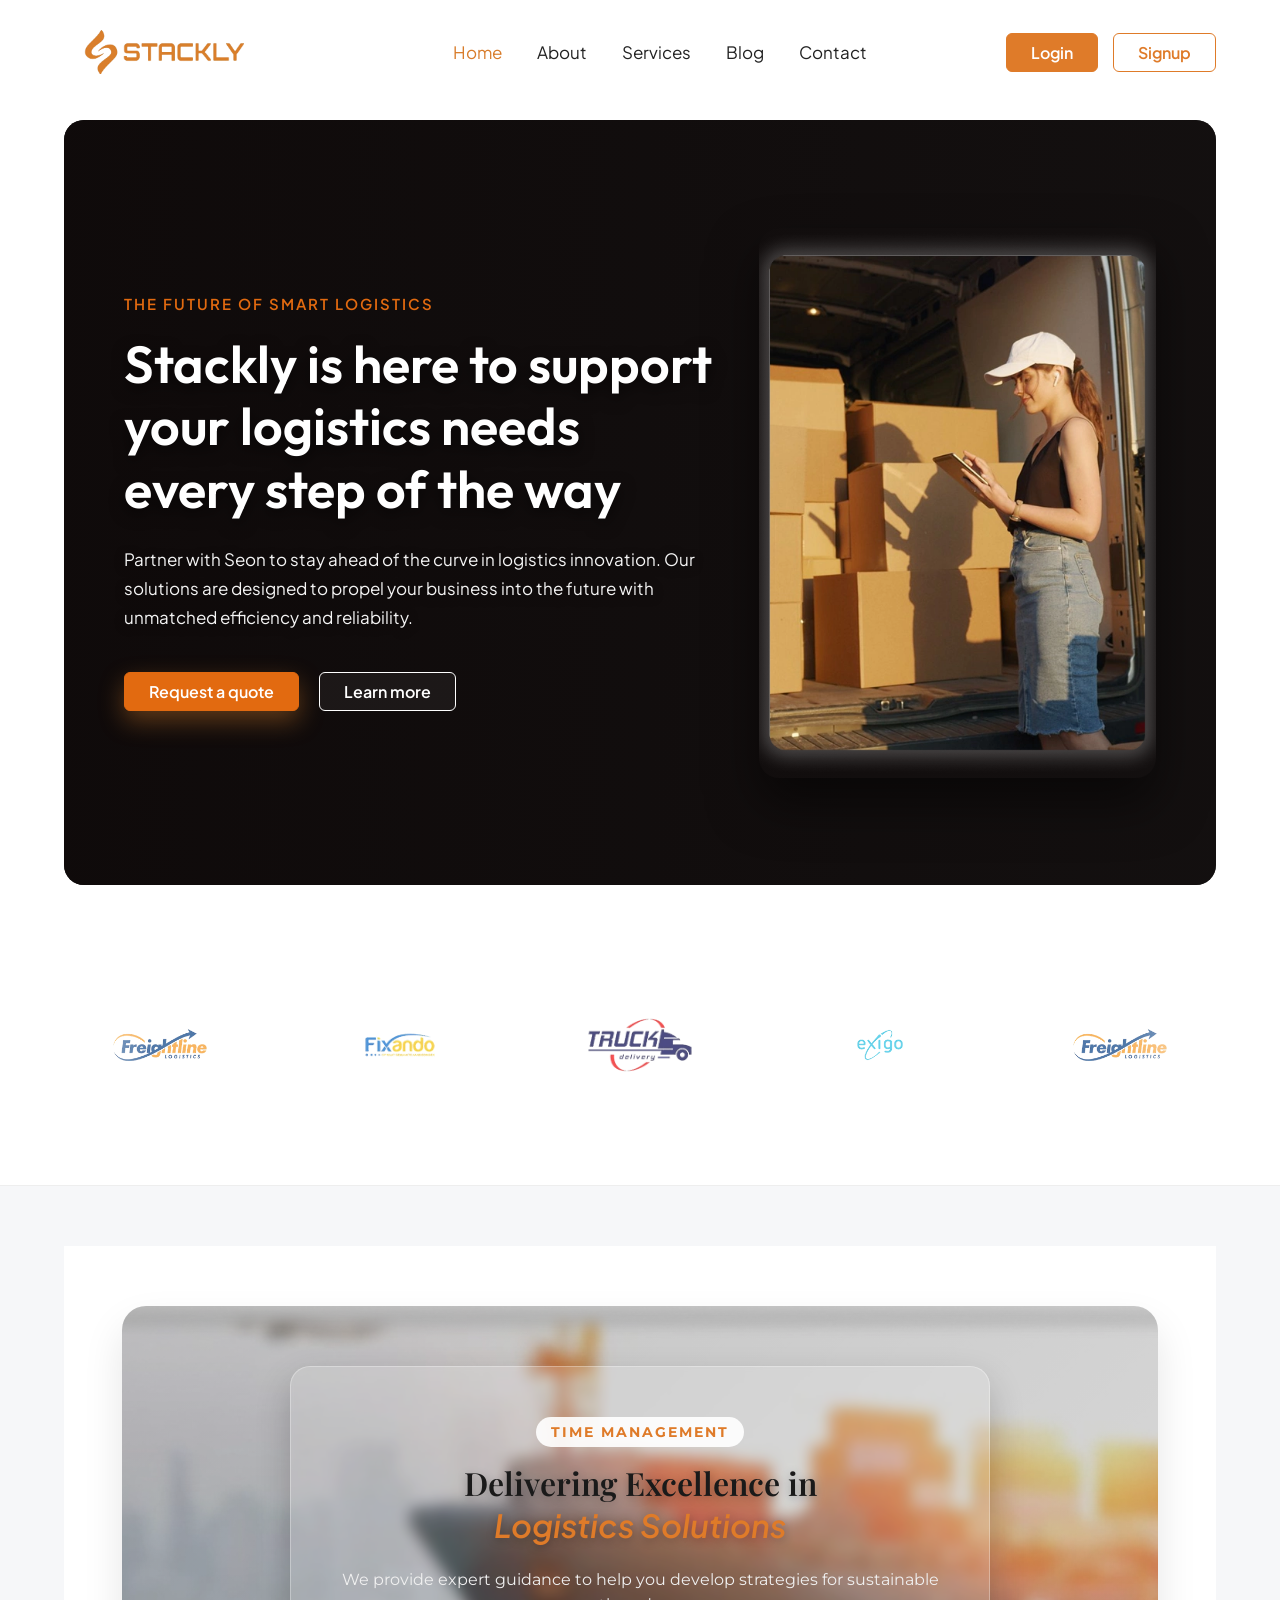
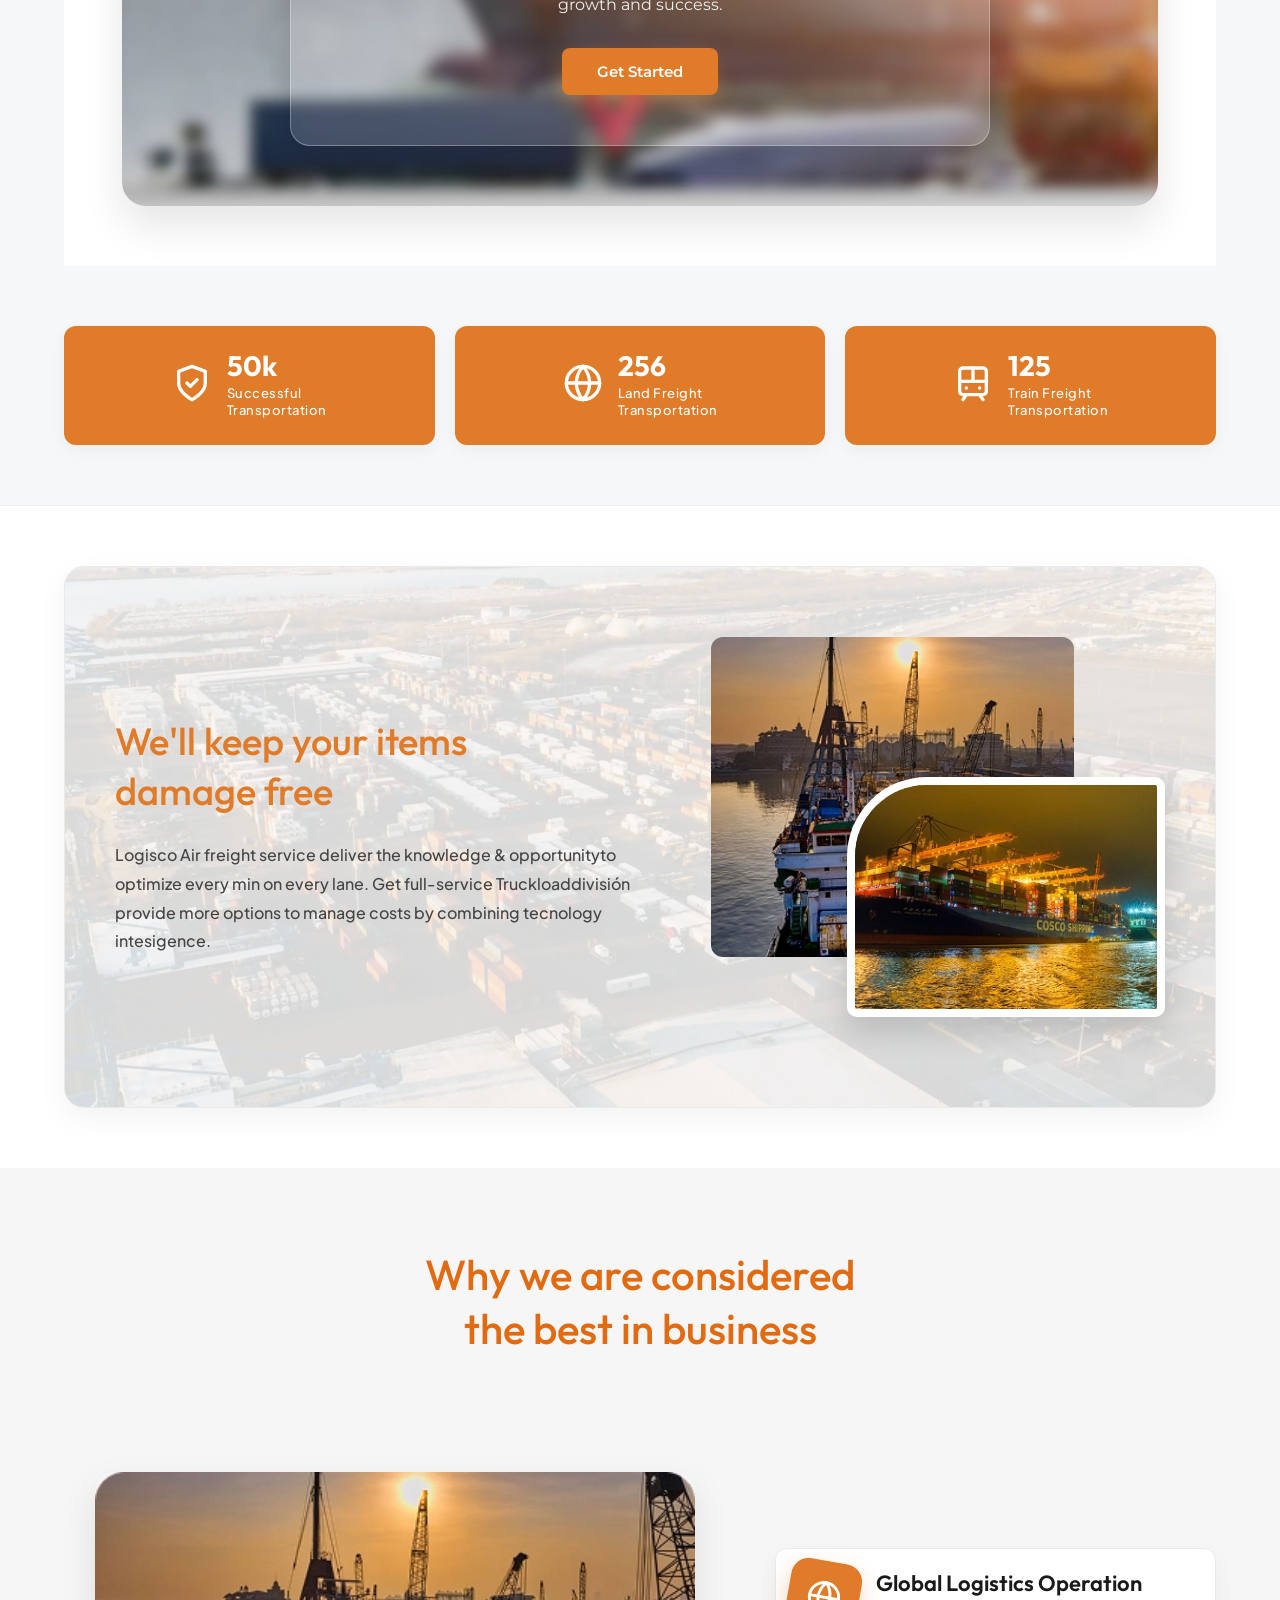
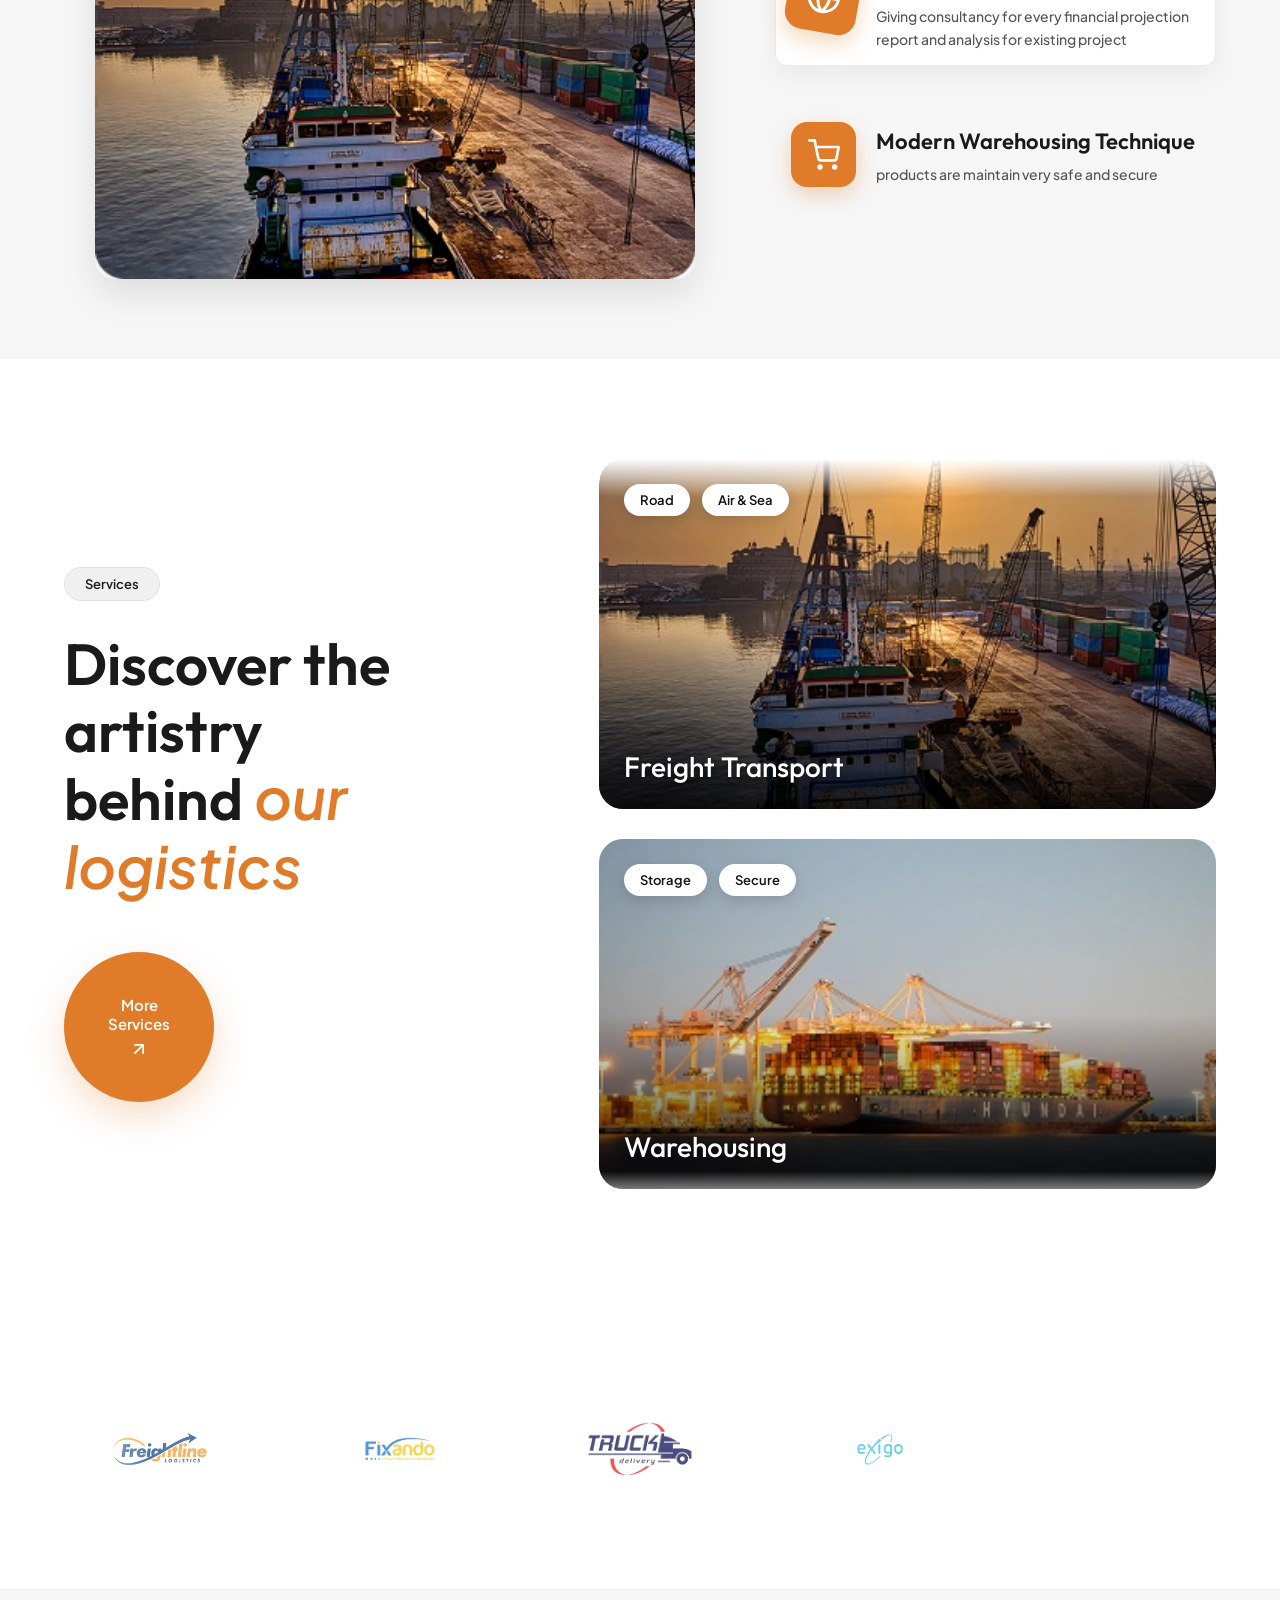
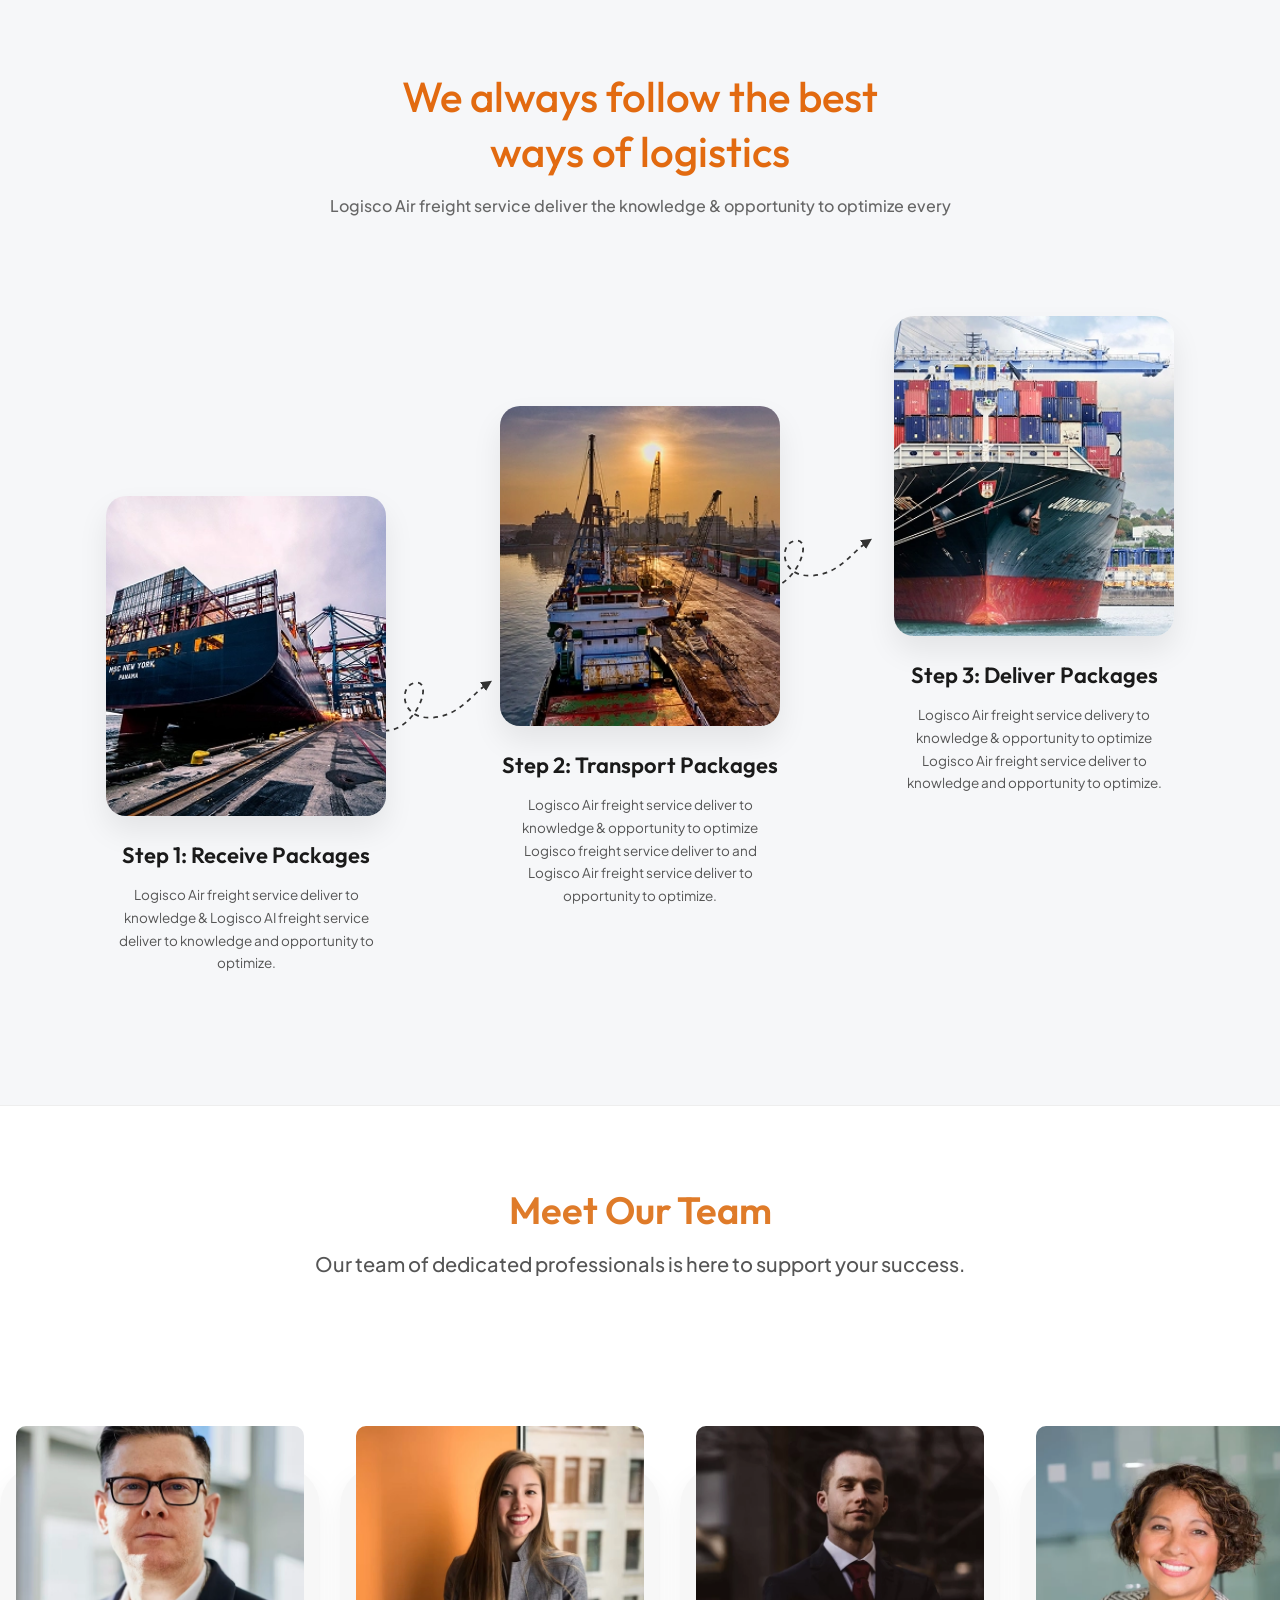
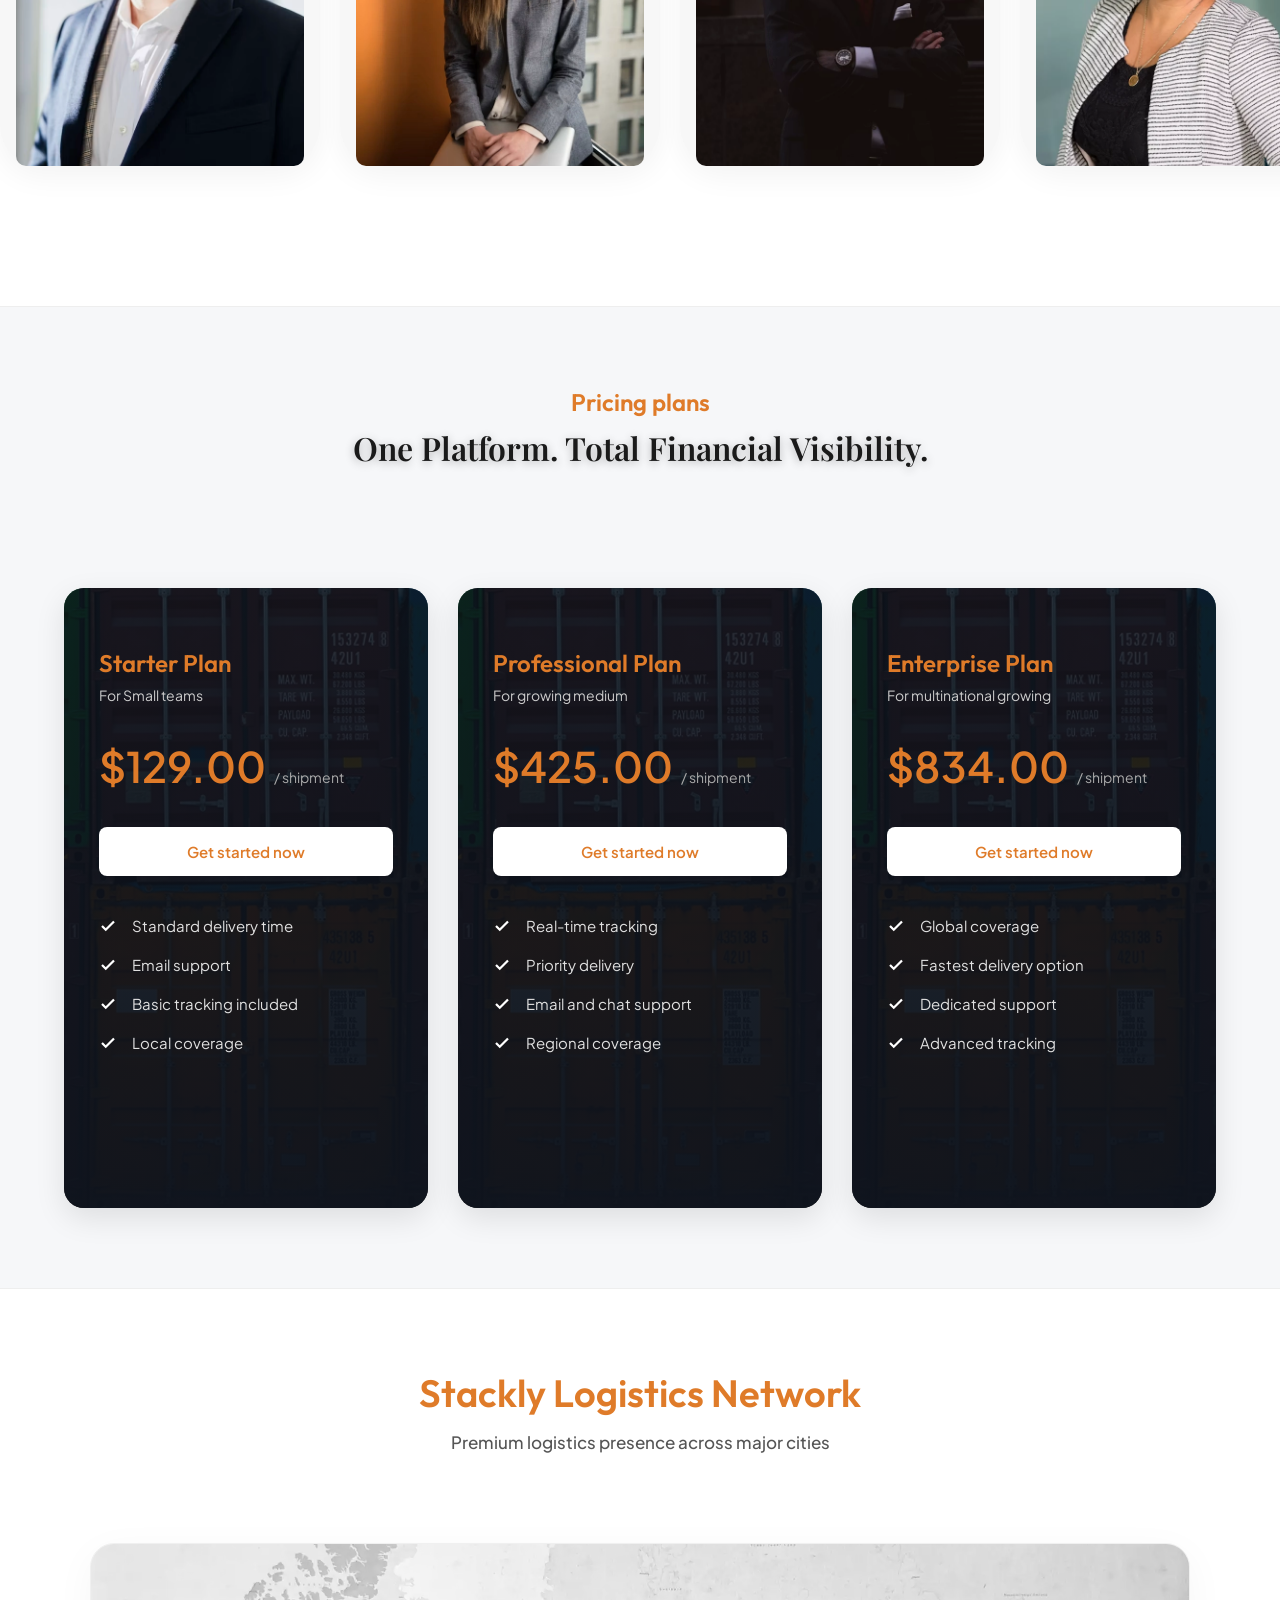
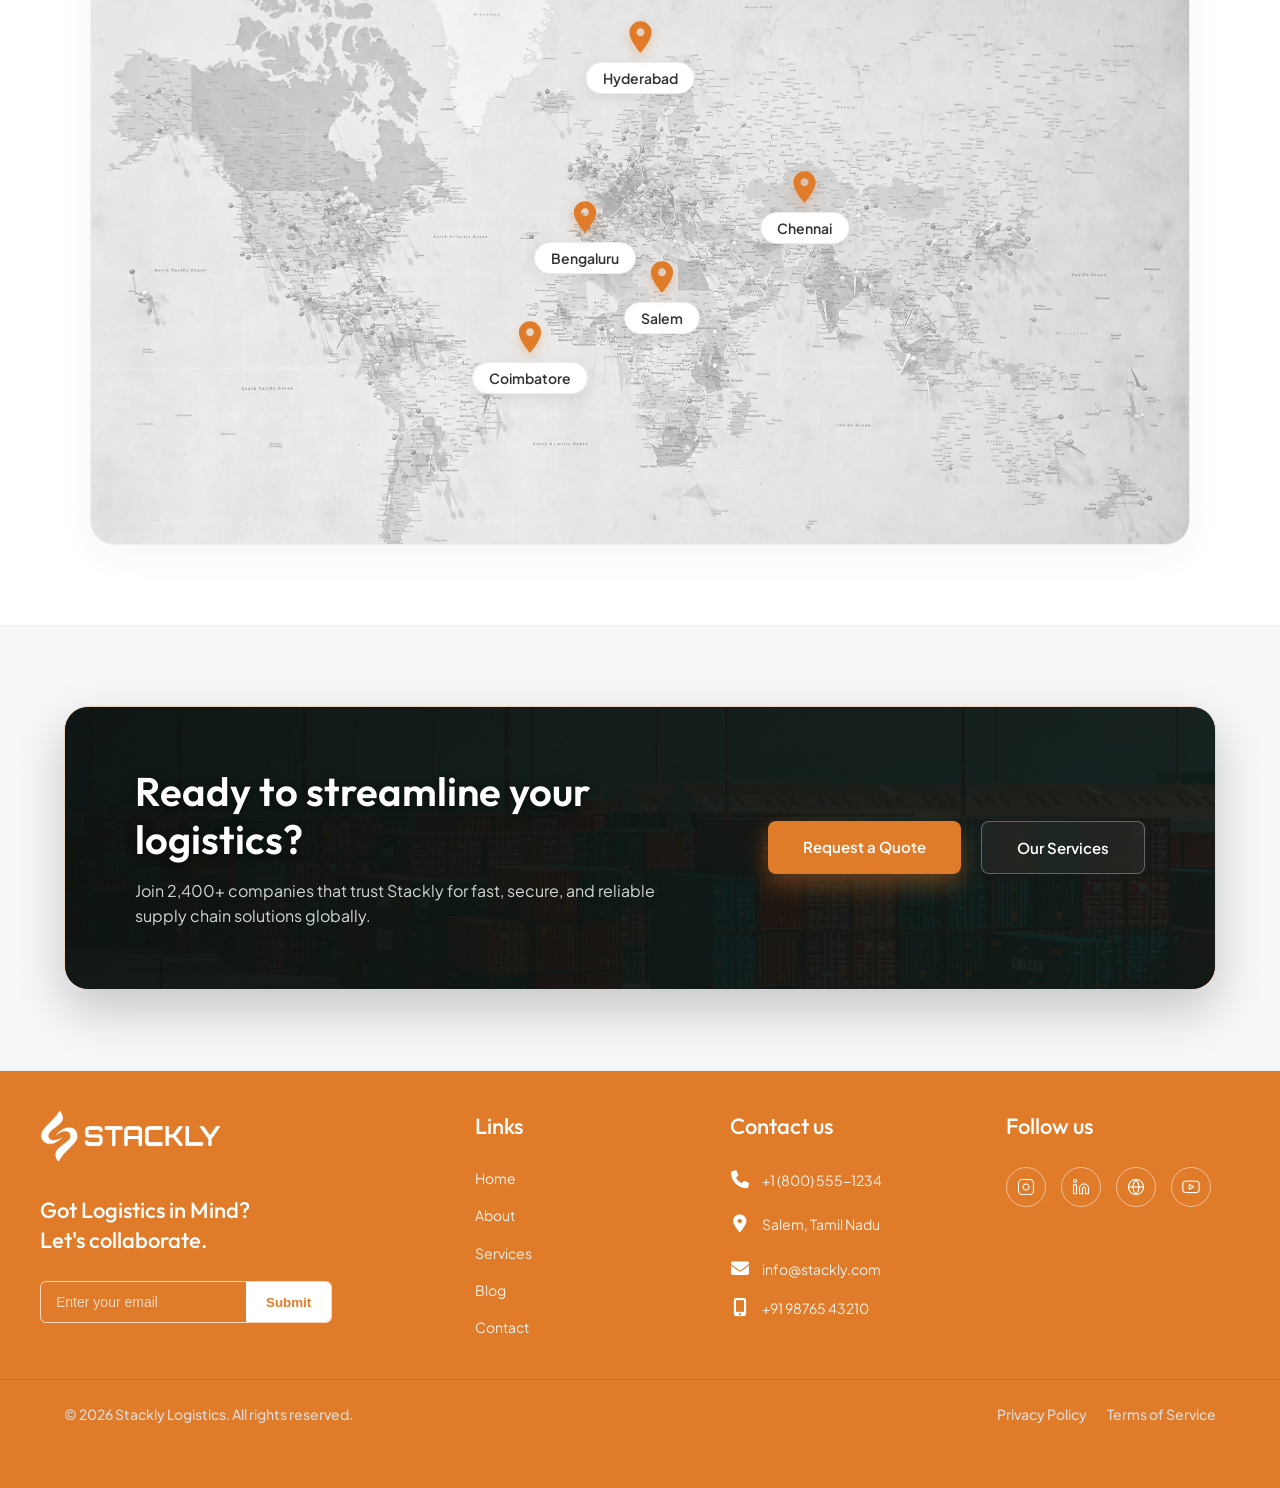
<file: index.html>
<!DOCTYPE html>
<html lang="en">

<head>
    <meta charset="UTF-8">
    <meta name="viewport" content="width=device-width, initial-scale=1.0">
    <title>Logistics</title>
    <link rel="stylesheet" href="style.css">
    <link rel="stylesheet" href="Logistics.css">
    <link
        href="https://fonts.googleapis.com/css2?family=Montserrat:wght@300;400;600&family=Playfair+Display:wght@400;500;600&display=swap"
        rel="stylesheet">
    <link rel="stylesheet" href="https://cdnjs.cloudflare.com/ajax/libs/font-awesome/6.4.0/css/all.min.css">

    <link href="https://unpkg.com/aos@2.3.1/dist/aos.css" rel="stylesheet">
</head>

<body>

    <nav class="navbar">

        <a href="index.html" class="logo-container">
            <img src="./asset/orangelogo.webp" alt="Company Logo" class="logo-img">
        </a>


        <div class="nav-collapse">
            <ul class="nav-menu">
                <li class="nav-item"><a href="index.html" class="nav-link nav-active">Home</a></li>
                <li class="nav-item"><a href="about.html" class="nav-link">About</a></li>
                <li class="nav-item"><a href="services.html" class="nav-link">Services</a></li>
                <li class="nav-item"><a href="blog.html" class="nav-link">Blog</a></li>
                <li class="nav-item"><a href="contact.html" class="nav-link">Contact</a></li>
            </ul>

            <div class="nav-buttons">
                <a href="login.html" class="btn btn-login">Login</a>
                <a href="signup.html" class="btn btn-signup">Signup</a>
            </div>
        </div>


        <div class="hamburger">
            <span class="bar"></span>
            <span class="bar"></span>
            <span class="bar"></span>
        </div>
    </nav>


    <main class="main-container">
        <section class="hero-section">


            <div class="hero-bg-slider">
                <div class="slide slide-1"></div>
                <div class="slide slide-2"></div>
                <div class="slide slide-3"></div>
            </div>


            <div class="hero-overlay"></div>

            <div class="hero-content">

                <div class="hero-text-box">

                    <p class="kicker fade-up-anim delay-1">The Future of Smart Logistics</p>
                    <h1 class="title fade-up-anim delay-2">Stackly is here to support your logistics needs every step of
                        the way</h1>
                    <p class="description fade-up-anim delay-3">
                        Partner with Seon to stay ahead of the curve in logistics innovation. Our solutions are designed
                        to propel your business into the future with unmatched efficiency and reliability.
                    </p>
                    <div class="hero-buttons fade-up-anim delay-4">
                        <a href="404.html" class="btn btn-solid">Request a quote</a>
                        <a href="404.html" class="btn btn-outline">Learn more</a>
                    </div>
                </div>


                <div class="hero-image-box fade-up-anim delay-5">

                    <img src="./asset/home3.webp" alt="Logistics worker" class="side-img floating-element">
                </div>
            </div>
        </section>
    </main>


    <section class="partners-section " data-aos="fade-up" data-aos-duration="1000">
        <div class="marquee-container">
            <div class="marquee-track">

                <img src="./asset/preview 1.webp" alt="Truck Delivery" class="partner-logo">
                <img src="./asset/preview 2.webp" alt="Fixando" class="partner-logo">
                <img src="./asset/preview 3.webp" alt="Freightline Logistics" class="partner-logo">
                <img src="./asset/Frame 277.webp" alt="Exigo" class="partner-logo">

            </div>
        </div>
    </section>

    <section class="stats-section bg-light-grey ">
        <div class="container">



            <section class="hero-slider-section">
                <div class="container">
                    <div class="hero-banner-wrapper" data-aos="zoom-in" data-aos-duration="1200">


                        <div class="bg-slider-track">

                            <div class="slide-item active" style="background-image: url('./asset/Rectangle\ 82.webp');">
                            </div>
                            <div class="slide-item" style="background-image: url('./asset/Rectangle\ 83.webp');"></div>
                            <div class="slide-item" style="background-image: url('./asset/Rectangle\ 31.webp');"></div>
                        </div>


                        <div class="banner-gradient-overlay"></div>


                        <div class="banner-glass-content" data-aos="fade-up" data-aos-delay="300">
                            <span class="theme-kicker">Time Management</span>
                            <h2 class="main-title">Delivering Excellence in <br><span class="highlight-text">Logistics
                                    Solutions</span></h2>
                            <p class="main-desc">
                                We provide expert guidance to help you develop strategies for sustainable growth and
                                success.
                            </p>
                            <div class="banner-actions">
                                <a href="404.html" class="btn-primary-orange">Get Started</a>
                            </div>
                        </div>

                    </div>
                </div>
            </section>


            <div class="stats-row">


                <div class="stat-card" data-aos="fade-up" data-aos-delay="100">
                    <div class="icon">
                        <svg viewBox="0 0 24 24" fill="none" stroke="currentColor" stroke-width="2"
                            stroke-linecap="round" stroke-linejoin="round">
                            <path d="M12 22s8-4 8-10V5l-8-3-8 3v7c0 6 8 10 8 10z"></path>
                            <path d="M9 12l2 2 4-4"></path>
                        </svg>
                    </div>
                    <div class="stat-text">
                        <h3>50k</h3>
                        <p>Successful<br>Transportation</p>
                    </div>
                </div>


                <div class="stat-card" data-aos="fade-up" data-aos-delay="200">
                    <div class="icon">
                        <svg viewBox="0 0 24 24" fill="none" stroke="currentColor" stroke-width="2"
                            stroke-linecap="round" stroke-linejoin="round">
                            <circle cx="12" cy="12" r="10"></circle>
                            <path d="M2 12h20"></path>
                            <path
                                d="M12 2a15.3 15.3 0 0 1 4 10 15.3 15.3 0 0 1-4 10 15.3 15.3 0 0 1-4-10 15.3 15.3 0 0 1 4-10z">
                            </path>
                        </svg>
                    </div>
                    <div class="stat-text">
                        <h3>256</h3>
                        <p>Land Freight<br>Transportation</p>
                    </div>
                </div>


                <div class="stat-card" data-aos="fade-up" data-aos-delay="300">
                    <div class="icon">
                        <svg viewBox="0 0 24 24" fill="none" stroke="currentColor" stroke-width="2"
                            stroke-linecap="round" stroke-linejoin="round">
                            <rect x="4" y="3" width="16" height="16" rx="2" ry="2"></rect>
                            <path d="M4 11h16"></path>
                            <path d="M12 3v8"></path>
                            <path d="M8 19l-2 3"></path>
                            <path d="M16 19l2 3"></path>
                            <path d="M8 15h.01"></path>
                            <path d="M16 15h.01"></path>
                        </svg>
                    </div>
                    <div class="stat-text">
                        <h3>125</h3>
                        <p>Train Freight<br>Transportation</p>
                    </div>
                </div>

            </div>

        </div>
    </section>

    <section class="damage-free-section" data-aos="fade-up" data-aos-duration="1000">
        <div class="df-container">

            <div class="df-bg-overlay"></div>

            <div class="df-text-content">
                <h2 class="df-title">We'll keep your items<br>damage free</h2>
                <p class="df-description">
                    Logisco Air freight service deliver the knowledge & opportunityto optimize every min on every lane.
                    Get full-service Truckloaddivisión provide more options to manage costs by combining tecnology
                    intesigence.
                </p>
            </div>

            <div class="df-image-content">
                <img src="./asset/Rectangle 109.webp" alt="Warehouse Workers" class="df-img-main">

                <img src="./asset/Rectangle 67.webp" alt="Cargo Ship" class="df-img-overlap">
            </div>

        </div>
    </section>


    <section class="why-best-section">
        <div class="container">

            <div class="section-header" data-aos="fade-up" data-aos-duration="1000">
                <h2 class="orange-title">Why we are considered<br>the best in business</h2>
            </div>

            <div class="why-content-wrapper">


                <div class="why-visual" data-aos="fade-right" data-aos-duration="1200">

                    <img src="./asset/Rectangle 109.webp" id="dynamicWhyImg" alt="Logistics Illustration"
                        class="floating-illustration">
                </div>


                <div class="why-text-content" data-aos="fade-left" data-aos-duration="1200">



                    <div class="feature-item active-feature" data-aos="fade-up" data-aos-delay="200"
                        data-image="./asset/Rectangle 65.webp">
                        <div class="feature-icon">

                            <svg viewBox="0 0 24 24" fill="none" stroke="#ffffff" stroke-width="2"
                                stroke-linecap="round" stroke-linejoin="round">
                                <circle cx="12" cy="12" r="10"></circle>
                                <line x1="2" y1="12" x2="22" y2="12"></line>
                                <path
                                    d="M12 2a15.3 15.3 0 0 1 4 10 15.3 15.3 0 0 1-4 10 15.3 15.3 0 0 1-4-10 15.3 15.3 0 0 1 4-10z">
                                </path>
                            </svg>
                        </div>
                        <div class="feature-text">
                            <h3>Global Logistics Operation</h3>
                            <p>Giving consultancy for every financial projection report and analysis for existing
                                project</p>
                        </div>
                    </div>



                    <div class="feature-item" data-aos="fade-up" data-aos-delay="400"
                        data-image="./asset/Rectangle 67.webp">
                        <div class="feature-icon">

                            <svg viewBox="0 0 24 24" fill="none" stroke="#ffffff" stroke-width="2"
                                stroke-linecap="round" stroke-linejoin="round">
                                <circle cx="9" cy="21" r="1"></circle>
                                <circle cx="20" cy="21" r="1"></circle>
                                <path d="M1 1h4l2.68 13.39a2 2 0 0 0 2 1.61h9.72a2 2 0 0 0 2-1.61L23 6H6"></path>
                            </svg>
                        </div>
                        <div class="feature-text">
                            <h3>Modern Warehousing Technique</h3>
                            <p>products are maintain very safe and secure</p>
                        </div>
                    </div>

                </div>
            </div>
        </div>
    </section>


    <section class="services-section-light">
        <div class="container dual-layout">


            <div class="left-content">
                <span class="theme-badge" data-aos="fade-down">Services</span>

                <h2 class="main-heading" data-aos="fade-up" data-aos-delay="100">
                    Discover the artistry<br>behind <span class="italic-highlight">our logistics</span>
                </h2>


                <a href="404.html" class="circle-btn" data-aos="zoom-in" data-aos-delay="300">
                    <span class="btn-text">More<br>Services</span>

                    <svg viewBox="0 0 24 24" fill="none" stroke="currentColor" stroke-width="2" stroke-linecap="round"
                        stroke-linejoin="round" class="arrow-icon">
                        <line x1="7" y1="17" x2="17" y2="7"></line>
                        <polyline points="7 7 17 7 17 17"></polyline>
                    </svg>
                </a>
            </div>


            <div class="right-scroller-window" data-aos="fade-left" data-aos-delay="200">
                <div class="vertical-track">


                    <div class="card-group">
                        <div class="service-img-card">
                            <img src="./asset/Rectangle 109.webp" alt="Freight Transport">
                            <div class="tags-top">
                                <span class="tag">Road</span>
                                <span class="tag">Air & Sea</span>
                            </div>
                            <h3 class="card-title-bottom">Freight Transport</h3>
                            <div class="dark-overlay"></div>
                        </div>

                        <div class="service-img-card">
                            <img src="./asset/Rectangle 36.webp" alt="Warehousing">
                            <div class="tags-top">
                                <span class="tag">Storage</span>
                                <span class="tag">Secure</span>
                            </div>
                            <h3 class="card-title-bottom">Warehousing</h3>
                            <div class="dark-overlay"></div>
                        </div>

                        <div class="service-img-card">
                            <img src="./asset/Rectangle 34.webp" alt="Customs Clearance">
                            <div class="tags-top">
                                <span class="tag">Compliance</span>
                                <span class="tag">Fast</span>
                            </div>
                            <h3 class="card-title-bottom">Customs Clearance</h3>
                            <div class="dark-overlay"></div>
                        </div>

                        <div class="service-img-card">
                            <img src="./asset/Rectangle 66.webp" alt="Express Delivery">
                            <div class="tags-top">
                                <span class="tag">Express</span>
                                <span class="tag">24/7</span>
                            </div>
                            <h3 class="card-title-bottom">Express Delivery</h3>
                            <div class="dark-overlay"></div>
                        </div>
                    </div>


                    <div class="card-group">
                        <div class="service-img-card">
                            <img src="./asset/Rectangle 109.webp" alt="Freight Transport">
                            <div class="tags-top"><span class="tag">Road</span><span class="tag">Air & Sea</span></div>
                            <h3 class="card-title-bottom">Freight Transport</h3>
                            <div class="dark-overlay"></div>
                        </div>
                        <div class="service-img-card">
                            <img src="./asset/Rectangle 36.webp" alt="Warehousing">
                            <div class="tags-top"><span class="tag">Storage</span><span class="tag">Secure</span></div>
                            <h3 class="card-title-bottom">Warehousing</h3>
                            <div class="dark-overlay"></div>
                        </div>
                        <div class="service-img-card">
                            <img src="./asset/Rectangle 34.webp" alt="Customs Clearance">
                            <div class="tags-top"><span class="tag">Compliance</span><span class="tag">Fast</span></div>
                            <h3 class="card-title-bottom">Customs Clearance</h3>
                            <div class="dark-overlay"></div>
                        </div>
                        <div class="service-img-card">
                            <img src="./asset/Rectangle 66.webp" alt="Express Delivery">
                            <div class="tags-top"><span class="tag">Express</span><span class="tag">24/7</span></div>
                            <h3 class="card-title-bottom">Express Delivery</h3>
                            <div class="dark-overlay"></div>
                        </div>
                    </div>

                </div>
            </div>

        </div>
    </section>



    <section class="partners-section" data-aos="fade-up" data-aos-duration="1000">
        <div class="marquee-container">
            <div class="marquee-track">

                <img src="./asset/preview 1.webp" alt="Truck Delivery" class="partner-logo">
                <img src="./asset/preview 2.webp" alt="Fixando" class="partner-logo">
                <img src="./asset/preview 3.webp" alt="Freightline Logistics" class="partner-logo">
                <img src="./asset/Frame 277.webp" alt="Exigo" class="partner-logo">
            </div>
        </div>
    </section>

    <section class="logistics-steps-section bg-light-grey ">
        <div class="container">

            <div class="steps-header" data-aos="fade-up" data-aos-duration="1000">
                <h2 class="orange-title">We always follow the best<br>ways of logistics</h2>
                <p class="subtitle">Logisco Air freight service deliver the knowledge & opportunity to optimize every
                </p>
            </div>

            <div class="steps-wrapper">

                <div class="step-arrow arrow-1" data-aos="fade-in" data-aos-delay="600">
                    <svg viewBox="0 0 100 60" preserveAspectRatio="none">
                        <defs>
                            <marker id="arrowhead" markerWidth="6" markerHeight="6" refX="4" refY="3" orient="auto">
                                <polygon points="0 0, 6 3, 0 6" fill="#333" />
                            </marker>
                        </defs>
                        <path d="M 0 50 C 30 60, 50 10, 35 10 C 20 10, 20 40, 45 40 C 70 40, 80 20, 95 10"
                            fill="transparent" stroke="#333" stroke-width="1.5" stroke-dasharray="4,4"
                            marker-end="url(#arrowhead)" />
                    </svg>
                </div>

                <div class="step-arrow arrow-2" data-aos="fade-in" data-aos-delay="800">
                    <svg viewBox="0 0 100 60" preserveAspectRatio="none">
                        <path d="M 0 50 C 30 60, 50 10, 35 10 C 20 10, 20 40, 45 40 C 70 40, 80 20, 95 10"
                            fill="transparent" stroke="#333" stroke-width="1.5" stroke-dasharray="4,4"
                            marker-end="url(#arrowhead)" />
                    </svg>
                </div>


                <div class="step-card step-1" data-aos="fade-up" data-aos-delay="100">
                    <img src="./asset/Rectangle 101.webp" alt="Receive Packages" class="step-img">
                    <h4 class="step-title">Step 1: Receive Packages</h4>
                    <p class="step-desc">Logisco Air freight service deliver to knowledge & Logisco AI freight service
                        deliver to knowledge and opportunity to optimize.</p>
                </div>


                <div class="step-card step-2" data-aos="fade-up" data-aos-delay="300">
                    <img src="./asset/Rectangle 66.webp" alt="Transport Packages" class="step-img">
                    <h4 class="step-title">Step 2: Transport Packages</h4>
                    <p class="step-desc">Logisco Air freight service deliver to knowledge & opportunity to optimize
                        Logisco freight service deliver to and Logisco Air freight service deliver to opportunity to
                        optimize.</p>
                </div>


                <div class="step-card step-3" data-aos="fade-up" data-aos-delay="500">
                    <img src="./asset/Rectangle 102.webp" alt="Deliver Packages" class="step-img">
                    <h4 class="step-title">Step 3: Deliver Packages</h4>
                    <p class="step-desc">Logisco Air freight service delivery to knowledge & opportunity to optimize
                        Logisco Air freight service deliver to knowledge and opportunity to optimize.</p>
                </div>

            </div>
        </div>
    </section>


    <section class="team-section">
        <div class="container">

            <div class="team-header" data-aos="fade-up">
                <h2 class="orange-title">Meet Our Team</h2>
                <p class="subtitle">Our team of dedicated professionals is here to support your success.</p>
            </div>


            <div class="team-scroll-wrapper" data-aos="fade-up" data-aos-delay="200">
                <div class="team-track">


                    <div class="team-group">
                        <div class="team-card">
                            <div class="card-box"></div>
                            <img src="./asset/man1 (2).webp" alt="David Johnson" class="member-img">
                            <div class="member-info">
                                <h3>David Johnson</h3>
                                <p>Director of Operations</p>
                            </div>
                        </div>
                        <div class="team-card">
                            <div class="card-box"></div>
                            <img src="./asset/woman1 (2).webp" alt="Sarah Connor" class="member-img">
                            <div class="member-info">
                                <h3>Sarah Connor</h3>
                                <p>Logistics Manager</p>
                            </div>
                        </div>
                        <div class="team-card">
                            <div class="card-box"></div>
                            <img src="./asset/man2 (2).webp" alt="Michael Smith" class="member-img">
                            <div class="member-info">
                                <h3>Michael Smith</h3>
                                <p>Fleet Supervisor</p>
                            </div>
                        </div>
                        <div class="team-card">
                            <div class="card-box"></div>
                            <img src="./asset/woman2 (2).webp" alt="Emily Davis" class="member-img">
                            <div class="member-info">
                                <h3>Emily Davis</h3>
                                <p>Supply Chain Analyst</p>
                            </div>
                        </div>
                        <div class="team-card">
                            <div class="card-box"></div>
                            <img src="./asset/man3 (2).webp" alt="Robert Wilson" class="member-img">
                            <div class="member-info">
                                <h3>Robert Wilson</h3>
                                <p>Warehouse Director</p>
                            </div>
                        </div>
                    </div>


                    <div class="team-group">
                        <div class="team-card">
                            <div class="card-box"></div>
                            <img src="./asset/man1 (2).webp" alt="David Johnson" class="member-img">
                            <div class="member-info">
                                <h3>David Johnson</h3>
                                <p>Director of Operations</p>
                            </div>
                        </div>
                        <div class="team-card">
                            <div class="card-box"></div>
                            <img src="./asset/woman1 (2).webp" alt="Sarah Connor" class="member-img">
                            <div class="member-info">
                                <h3>Sarah Connor</h3>
                                <p>Logistics Manager</p>
                            </div>
                        </div>
                        <div class="team-card">
                            <div class="card-box"></div>
                            <img src="./asset/man2 (2).webp" alt="Michael Smith" class="member-img">
                            <div class="member-info">
                                <h3>Michael Smith</h3>
                                <p>Fleet Supervisor</p>
                            </div>
                        </div>
                        <div class="team-card">
                            <div class="card-box"></div>
                            <img src="./asset/woman2 (2).webp" alt="Emily Davis" class="member-img">
                            <div class="member-info">
                                <h3>Emily Davis</h3>
                                <p>Supply Chain Analyst</p>
                            </div>
                        </div>
                        <div class="team-card">
                            <div class="card-box"></div>
                            <img src="./asset/man3 (2).webp" alt="Robert Wilson" class="member-img">
                            <div class="member-info">
                                <h3>Robert Wilson</h3>
                                <p>Warehouse Director</p>
                            </div>
                        </div>
                    </div>

                </div>
            </div>

        </div>
    </section>

    <section class="pricing-section bg-light-grey ">
        <div class="container">

            <div class="pricing-header" data-aos="fade-up" data-aos-duration="1000">
                <h3 class="orange-subtitle">Pricing plans</h3>
                <h2 class="main-title">One Platform. Total Financial Visibility.</h2>
            </div>

            <div class="pricing-grid">

                <div class="price-card" data-aos="fade-up" data-aos-delay="100">
                    <div class="card-bg" style="background-image: url('./asset/Frame\ 1429.webp');"></div>
                    <div class="card-overlay"></div>

                    <div class="card-content">
                        <h4 class="plan-name">Starter Plan</h4>
                        <p class="plan-target">For Small teams</p>

                        <div class="price-box">
                            <span class="price">$129.00</span>
                            <span class="duration">/ shipment</span>
                        </div>

                        <a href="404.html" class="btn-get-started">Get started now</a>

                        <ul class="features-list">
                            <li><svg viewBox="0 0 24 24" fill="none" stroke="currentColor" stroke-width="3">
                                    <path d="M20 6L9 17l-5-5"></path>
                                </svg> Standard delivery time</li>
                            <li><svg viewBox="0 0 24 24" fill="none" stroke="currentColor" stroke-width="3">
                                    <path d="M20 6L9 17l-5-5"></path>
                                </svg> Email support</li>
                            <li><svg viewBox="0 0 24 24" fill="none" stroke="currentColor" stroke-width="3">
                                    <path d="M20 6L9 17l-5-5"></path>
                                </svg> Basic tracking included</li>
                            <li><svg viewBox="0 0 24 24" fill="none" stroke="currentColor" stroke-width="3">
                                    <path d="M20 6L9 17l-5-5"></path>
                                </svg> Local coverage</li>
                        </ul>
                    </div>
                </div>

                <div class="price-card" data-aos="fade-up" data-aos-delay="300">
                    <div class="card-bg" style="background-image: url('./asset/Frame\ 1429.webp');"></div>
                    <div class="card-overlay"></div>

                    <div class="card-content">
                        <h4 class="plan-name">Professional Plan</h4>
                        <p class="plan-target">For growing medium</p>

                        <div class="price-box">
                            <span class="price">$425.00</span>
                            <span class="duration">/ shipment</span>
                        </div>

                        <a href="404.html" class="btn-get-started">Get started now</a>

                        <ul class="features-list">
                            <li><svg viewBox="0 0 24 24" fill="none" stroke="currentColor" stroke-width="3">
                                    <path d="M20 6L9 17l-5-5"></path>
                                </svg> Real-time tracking</li>
                            <li><svg viewBox="0 0 24 24" fill="none" stroke="currentColor" stroke-width="3">
                                    <path d="M20 6L9 17l-5-5"></path>
                                </svg> Priority delivery</li>
                            <li><svg viewBox="0 0 24 24" fill="none" stroke="currentColor" stroke-width="3">
                                    <path d="M20 6L9 17l-5-5"></path>
                                </svg> Email and chat support</li>
                            <li><svg viewBox="0 0 24 24" fill="none" stroke="currentColor" stroke-width="3">
                                    <path d="M20 6L9 17l-5-5"></path>
                                </svg> Regional coverage</li>
                        </ul>
                    </div>
                </div>

                <div class="price-card" data-aos="fade-up" data-aos-delay="500">
                    <div class="card-bg" style="background-image: url('./asset/Frame\ 1429.webp');"></div>
                    <div class="card-overlay"></div>

                    <div class="card-content">
                        <h4 class="plan-name">Enterprise Plan</h4>
                        <p class="plan-target">For multinational growing</p>

                        <div class="price-box">
                            <span class="price">$834.00</span>
                            <span class="duration">/ shipment</span>
                        </div>

                        <a href="404.html" class="btn-get-started">Get started now</a>

                        <ul class="features-list">
                            <li><svg viewBox="0 0 24 24" fill="none" stroke="currentColor" stroke-width="3">
                                    <path d="M20 6L9 17l-5-5"></path>
                                </svg> Global coverage</li>
                            <li><svg viewBox="0 0 24 24" fill="none" stroke="currentColor" stroke-width="3">
                                    <path d="M20 6L9 17l-5-5"></path>
                                </svg> Fastest delivery option</li>
                            <li><svg viewBox="0 0 24 24" fill="none" stroke="currentColor" stroke-width="3">
                                    <path d="M20 6L9 17l-5-5"></path>
                                </svg> Dedicated support</li>
                            <li><svg viewBox="0 0 24 24" fill="none" stroke="currentColor" stroke-width="3">
                                    <path d="M20 6L9 17l-5-5"></path>
                                </svg> Advanced tracking</li>
                        </ul>
                    </div>
                </div>

            </div>
        </div>
    </section>

    <section class="premium-locations-section">
        <div class="container">

            <div class="reach-header" data-aos="fade-up" data-aos-duration="1000">
                <h2 class="orange-title">Stackly Logistics Network</h2>
                <p class="subtitle">Premium logistics presence across major cities</p>
            </div>

            <div class="premium-map-container" data-aos="fade-up" data-aos-delay="200" data-aos-duration="1200">

                <img src="./asset/map.webp" alt="Premium Network Map" class="clean-map-bg">

                <div class="premium-pin" style="top: 25%; left: 50%;">
                    <div class="pin-icon">
                        <svg viewBox="0 0 24 24" fill="#df7b29" xmlns="http://www.w3.org/2000/svg">
                            <path
                                d="M12 2C8.13 2 5 5.13 5 9c0 5.25 7 13 7 13s7-7.75 7-13c0-3.87-3.13-7-7-7zm0 9.5c-1.38 0-2.5-1.12-2.5-2.5s1.12-2.5 2.5-2.5 2.5 1.12 2.5 2.5-1.12 2.5-2.5 2.5z" />
                        </svg>
                    </div>
                    <div class="pin-label">Hyderabad</div>
                </div>

                <div class="premium-pin" style="top: 50%; left: 65%;">
                    <div class="pin-icon">
                        <svg viewBox="0 0 24 24" fill="#df7b29" xmlns="http://www.w3.org/2000/svg">
                            <path
                                d="M12 2C8.13 2 5 5.13 5 9c0 5.25 7 13 7 13s7-7.75 7-13c0-3.87-3.13-7-7-7zm0 9.5c-1.38 0-2.5-1.12-2.5-2.5s1.12-2.5 2.5-2.5 2.5 1.12 2.5 2.5-1.12 2.5-2.5 2.5z" />
                        </svg>
                    </div>
                    <div class="pin-label">Chennai</div>
                </div>

                <div class="premium-pin" style="top: 55%; left: 45%;">
                    <div class="pin-icon">
                        <svg viewBox="0 0 24 24" fill="#df7b29" xmlns="http://www.w3.org/2000/svg">
                            <path
                                d="M12 2C8.13 2 5 5.13 5 9c0 5.25 7 13 7 13s7-7.75 7-13c0-3.87-3.13-7-7-7zm0 9.5c-1.38 0-2.5-1.12-2.5-2.5s1.12-2.5 2.5-2.5 2.5 1.12 2.5 2.5-1.12 2.5-2.5 2.5z" />
                        </svg>
                    </div>
                    <div class="pin-label">Bengaluru</div>
                </div>

                <div class="premium-pin" style="top: 65%; left: 52%;">
                    <div class="pin-icon">
                        <svg viewBox="0 0 24 24" fill="#df7b29" xmlns="http://www.w3.org/2000/svg">
                            <path
                                d="M12 2C8.13 2 5 5.13 5 9c0 5.25 7 13 7 13s7-7.75 7-13c0-3.87-3.13-7-7-7zm0 9.5c-1.38 0-2.5-1.12-2.5-2.5s1.12-2.5 2.5-2.5 2.5 1.12 2.5 2.5-1.12 2.5-2.5 2.5z" />
                        </svg>
                    </div>
                    <div class="pin-label">Salem</div>
                </div>

                <div class="premium-pin" style="top: 75%; left: 40%;">
                    <div class="pin-icon">
                        <svg viewBox="0 0 24 24" fill="#df7b29" xmlns="http://www.w3.org/2000/svg">
                            <path
                                d="M12 2C8.13 2 5 5.13 5 9c0 5.25 7 13 7 13s7-7.75 7-13c0-3.87-3.13-7-7-7zm0 9.5c-1.38 0-2.5-1.12-2.5-2.5s1.12-2.5 2.5-2.5 2.5 1.12 2.5 2.5-1.12 2.5-2.5 2.5z" />
                        </svg>
                    </div>
                    <div class="pin-label">Coimbatore</div>
                </div>

            </div>
        </div>
    </section>


    <section class="common-cta-section bg-light-grey ">
        <div class="container">


            <div class="cta-wrapper" data-aos="zoom-in" data-aos-duration="1000">


                <div class="cta-bg-image"></div>
                <div class="cta-overlay"></div>


                <div class="cta-content">
                    <h2 class="cta-title">Ready to streamline your logistics?</h2>
                    <p class="cta-desc">
                        Join 2,400+ companies that trust Stackly for fast, secure, and reliable supply chain solutions
                        globally.
                    </p>
                </div>


                <div class="cta-action">
                    <a href="404.html" class="btn-cta-primary">Request a Quote</a>
                    <a href="404.html" class="btn-cta-secondary">Our Services</a>
                </div>

            </div>

        </div>
    </section>

    <footer class="stackly-full-footer">
        <div class="footer-inner-content">
            <div class="footer-grid">


                <div class="footer-col">
                    <div class="footer-logo">
                        <a href="index.html">
                            <img src="./asset/orangelogo.webp" alt="Company Logo" class="logo-img footer-logo">
                        </a>
                    </div>
                    <h4 class="footer-heading">Got Logistics in Mind?<br>Let's collaborate.</h4>

                    <form id="newsletterForm" class="newsletter-form" novalidate>
                        <div class="input-group">
                            <input type="email" id="emailInput" placeholder="Enter your email" required>
                            <button type="submit" id="submitBtn">Submit</button>
                        </div>
                        <span id="emailError" class="error-message">Please enter a valid email address.</span>
                        <span id="emailSuccess" class="success-message">Successfully Subscribed!</span>
                    </form>
                </div>

                <div class="footer-col">
                    <h4 class="footer-heading">Links</h4>
                    <div class="footer-links">
                        <a href="index.html">Home</a>
                        <a href="about.html">About</a>
                        <a href="services.html">Services</a>
                        <a href="blog.html">Blog</a>
                        <a href="contact.html">Contact</a>
                    </div>
                </div>

                <div class="footer-col">
                    <h4 class="footer-heading">Contact us</h4>
                    <div class="footer-links contact-info-list">


                        <p class="contact-item">
                            <i class="fa-solid fa-phone"></i>
                            <span>+1 (800) 555-1234</span>
                        </p>


                        <p class="contact-item address">
                            <i class="fa-solid fa-location-dot"></i>
                            <span>Salem, Tamil Nadu</span>
                        </p>


                        <p class="contact-item">
                            <i class="fa-solid fa-envelope"></i>
                            <span>info@stackly.com</span>
                        </p>


                        <p class="contact-item">
                            <i class="fa-solid fa-mobile-screen-button"></i>
                            <span>+91 98765 43210</span>
                        </p>

                    </div>
                </div>




                <div class="footer-col">
                    <h4 class="footer-heading">Follow us</h4>
                    <div class="social-icons">
                        <a href="404.html"><svg viewBox="0 0 24 24" fill="none" stroke="currentColor"
                                stroke-width="1.5">
                                <rect x="2" y="2" width="20" height="20" rx="5" ry="5"></rect>
                                <path d="M16 11.37A4 4 0 1 1 12.63 8 4 4 0 0 1 16 11.37z"></path>
                                <line x1="17.5" y1="6.5" x2="17.51" y2="6.5"></line>
                            </svg></a>
                        <a href="404.html"><svg viewBox="0 0 24 24" fill="none" stroke="currentColor" stroke-width="1.5"
                                stroke-linecap="round" stroke-linejoin="round">
                                <path
                                    d="M16 8a6 6 0 0 1 6 6v7h-4v-7a2 2 0 0 0-2-2 2 2 0 0 0-2 2v7h-4v-7a6 6 0 0 1 6-6z">
                                </path>
                                <rect x="2" y="9" width="4" height="12"></rect>
                                <circle cx="4" cy="4" r="2"></circle>
                            </svg></a>
                        <a href="404.html"><svg viewBox="0 0 24 24" fill="none" stroke="currentColor"
                                stroke-width="1.5">
                                <circle cx="12" cy="12" r="10"></circle>
                                <line x1="2" y1="12" x2="22" y2="12"></line>
                                <path
                                    d="M12 2a15.3 15.3 0 0 1 4 10 15.3 15.3 0 0 1-4 10 15.3 15.3 0 0 1-4-10 15.3 15.3 0 0 1 4-10z">
                                </path>
                            </svg></a>
                        <a href="404.html"><svg viewBox="0 0 24 24" fill="none" stroke="currentColor"
                                stroke-width="1.5">
                                <path
                                    d="M22.54 6.42a2.78 2.78 0 0 0-1.94-2C18.88 4 12 4 12 4s-6.88 0-8.6.46a2.78 2.78 0 0 0-1.94 2A29 29 0 0 0 1 11.75a29 29 0 0 0 .46 5.33 2.78 2.78 0 0 0 1.94 2c1.72.46 8.6.46 8.6.46s6.88 0 8.6-.46a2.78 2.78 0 0 0 1.94-2 29 29 0 0 0 .46-5.33 29 29 0 0 0-.46-5.33z">
                                </path>
                                <polygon points="9.75 15.02 15.5 11.75 9.75 8.48 9.75 15.02"></polygon>
                            </svg></a>
                    </div>
                </div>

            </div>
        </div>


        <div class="footer-bottom-bar">
            <p>&copy; 2026 Stackly Logistics. All rights reserved.</p>
            <div class="footer-bottom-links">
                <a href="404.html">Privacy Policy</a>
                <a href="404.html">Terms of Service</a>
            </div>
        </div>
    </footer>

    <script src="https://unpkg.com/aos@2.3.1/dist/aos.js"></script>
    <script src="https://cdnjs.cloudflare.com/ajax/libs/gsap/3.12.2/gsap.min.js"></script>
    <script src="main.js"></script>

    <script>

        AOS.init({
            once: true,
            offset: 50
        });



        const heroTl = gsap.timeline();


        heroTl.fromTo(".gsap-reveal",
            { opacity: 0, y: 30 },
            { opacity: 1, y: 0, duration: 0.8, stagger: 0.2, ease: "power3.out", delay: 0.2 }
        );


        heroTl.fromTo(".gsap-image",
            { opacity: 0, x: 50 },
            { opacity: 1, x: 0, duration: 1, ease: "power3.out" },
            "-=0.6"
        );
        document.addEventListener("DOMContentLoaded", function () {

            AOS.init({
                once: true,
                offset: 50,
            });


            const marqueeTrack = document.querySelector('.marquee-track');

            if (marqueeTrack) {

                const clone = marqueeTrack.innerHTML;


                marqueeTrack.innerHTML += clone;
            }
        });

        document.addEventListener("DOMContentLoaded", function () {


            const slides = document.querySelectorAll('.slide-item');
            let currentSlide = 0;
            const slideInterval = 4000;

            if (slides.length > 1) {
                setInterval(() => {

                    slides[currentSlide].classList.remove('active');


                    currentSlide = (currentSlide + 1) % slides.length;


                    slides[currentSlide].classList.add('active');
                }, slideInterval);
            }
        });
        document.addEventListener("DOMContentLoaded", function () {


            const featureItems = document.querySelectorAll('.feature-item');
            const dynamicImg = document.getElementById('dynamicWhyImg');


            if (dynamicImg) {
                dynamicImg.style.transition = "opacity 0.3s ease-in-out";
            }

            if (featureItems.length > 0 && dynamicImg) {
                featureItems.forEach(item => {


                    item.addEventListener('mouseenter', function () {


                        const newImageSrc = this.getAttribute('data-image');


                        if (dynamicImg.src === newImageSrc) return;


                        featureItems.forEach(el => el.classList.remove('active-feature'));


                        this.classList.add('active-feature');


                        dynamicImg.style.opacity = '0';


                        setTimeout(() => {
                            dynamicImg.src = newImageSrc;
                            dynamicImg.style.opacity = '1';
                        }, 300);

                    });
                });
            }
        });
    </script>
</body>

</html>
</file>
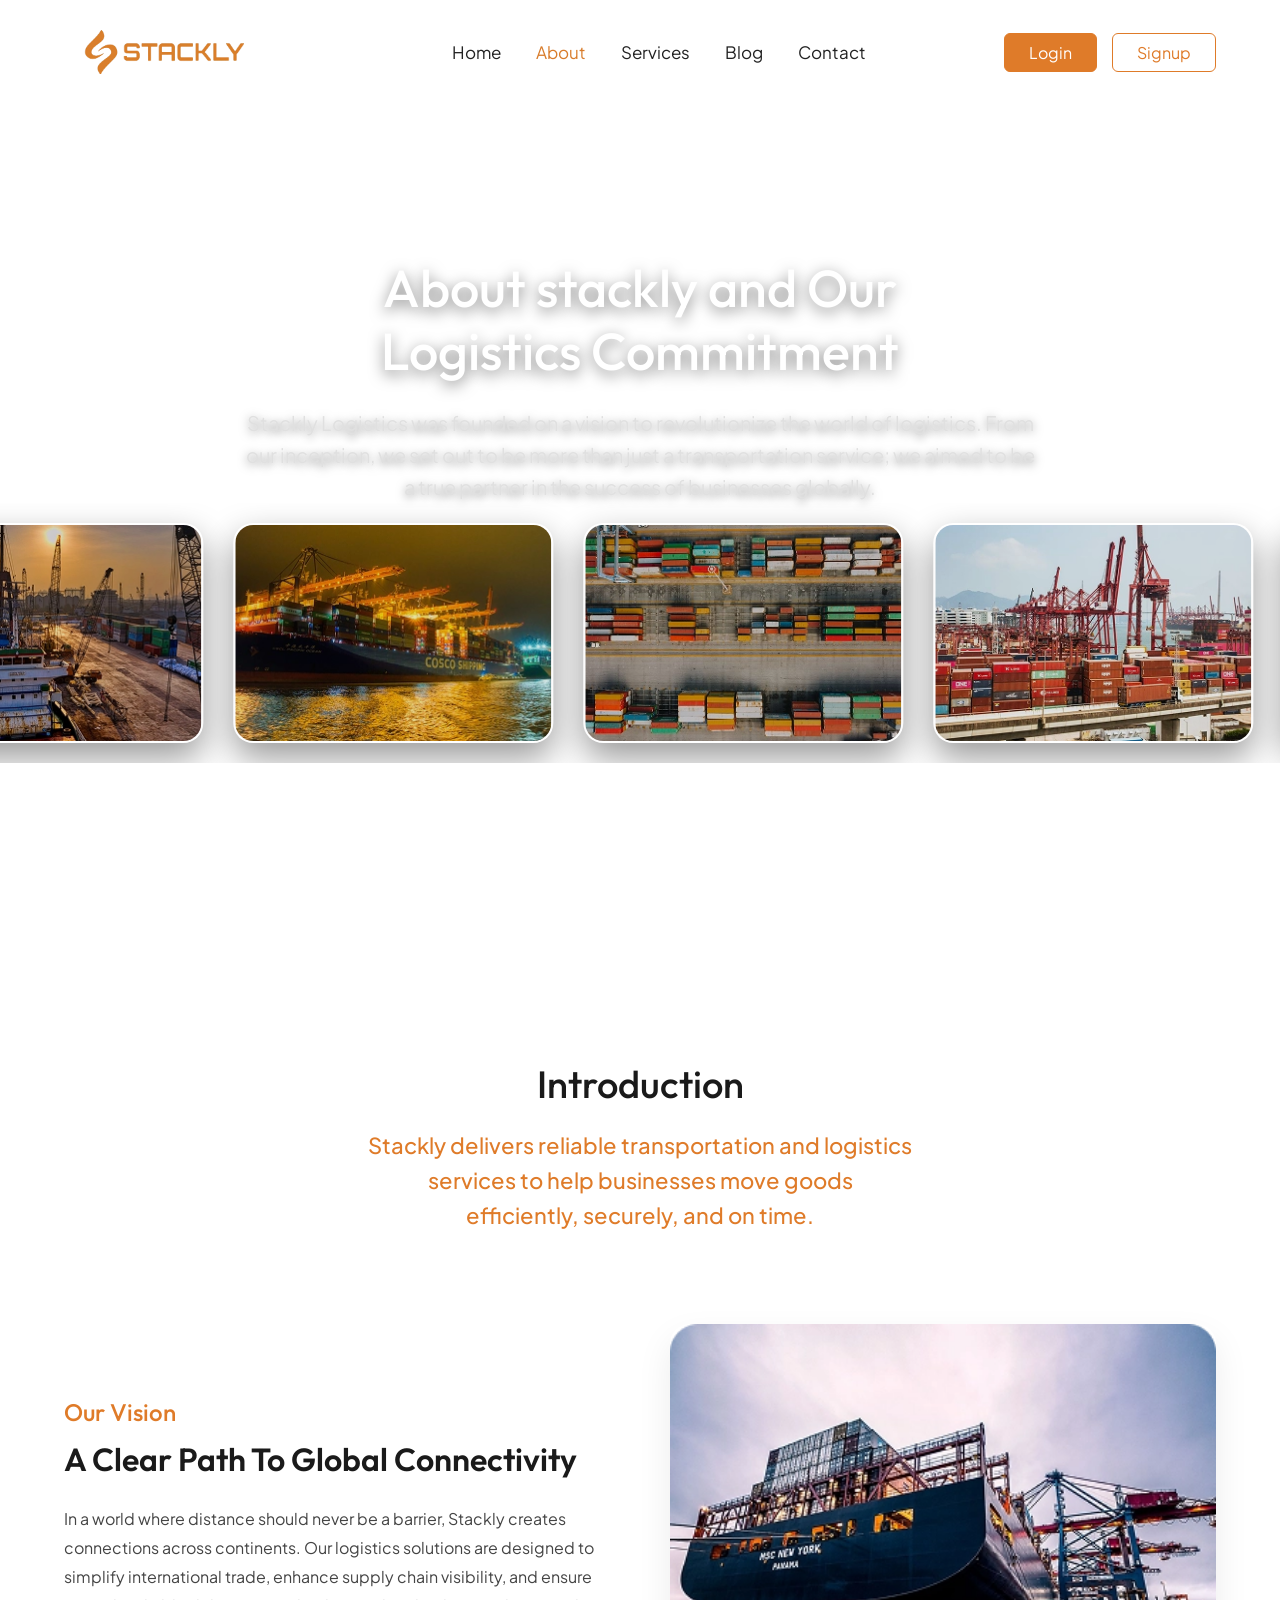
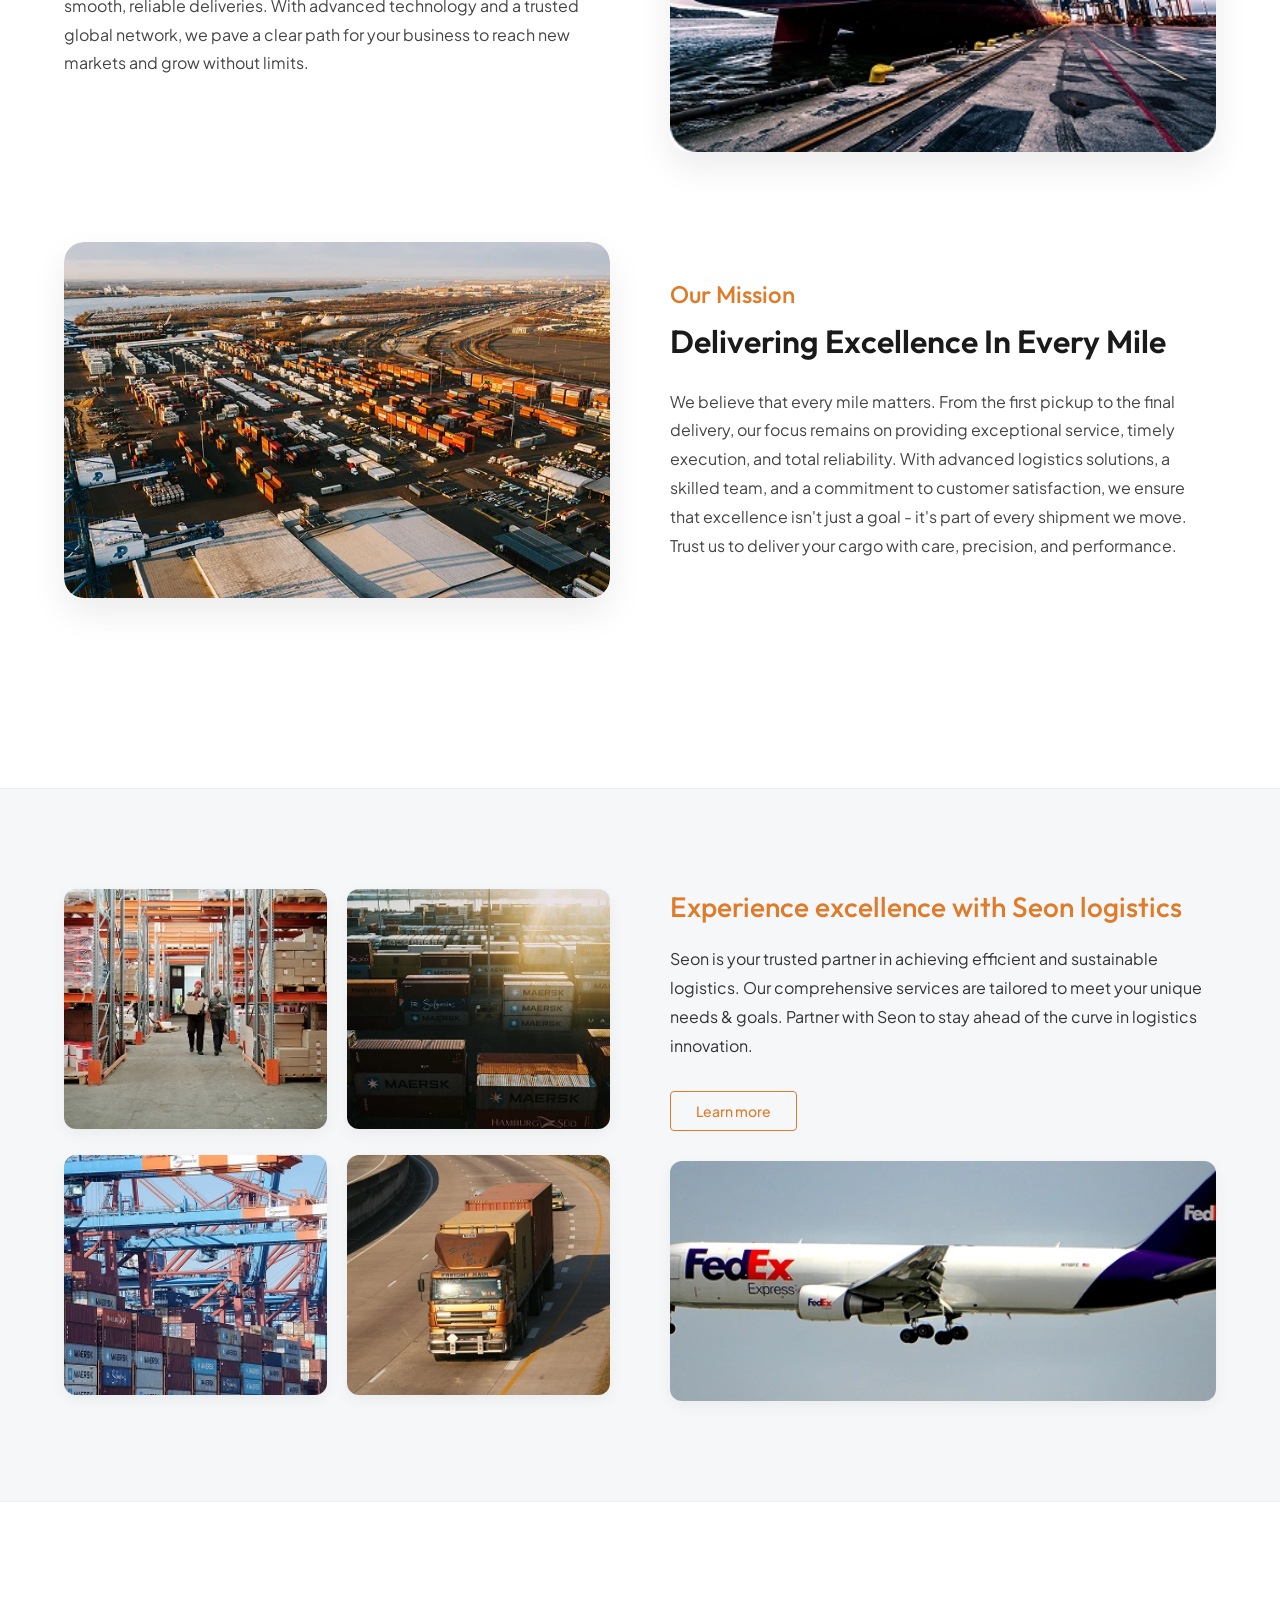
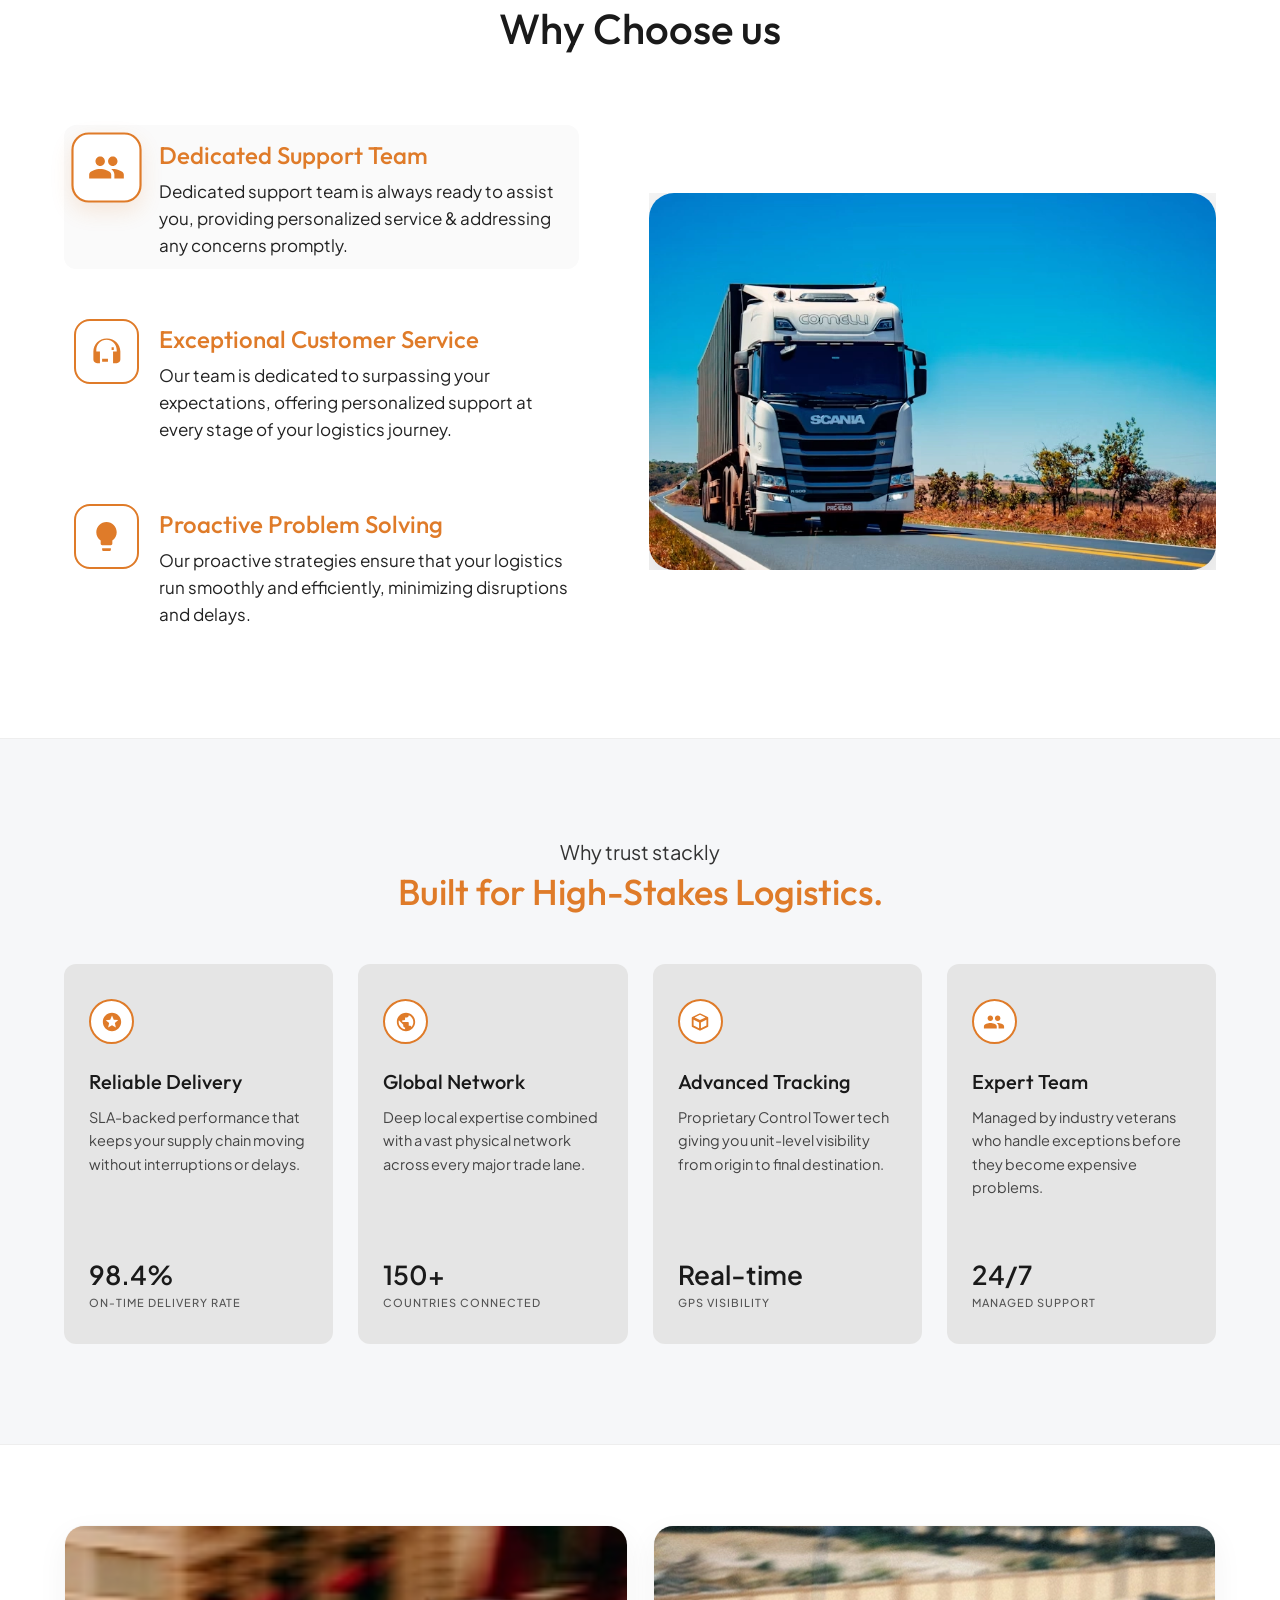
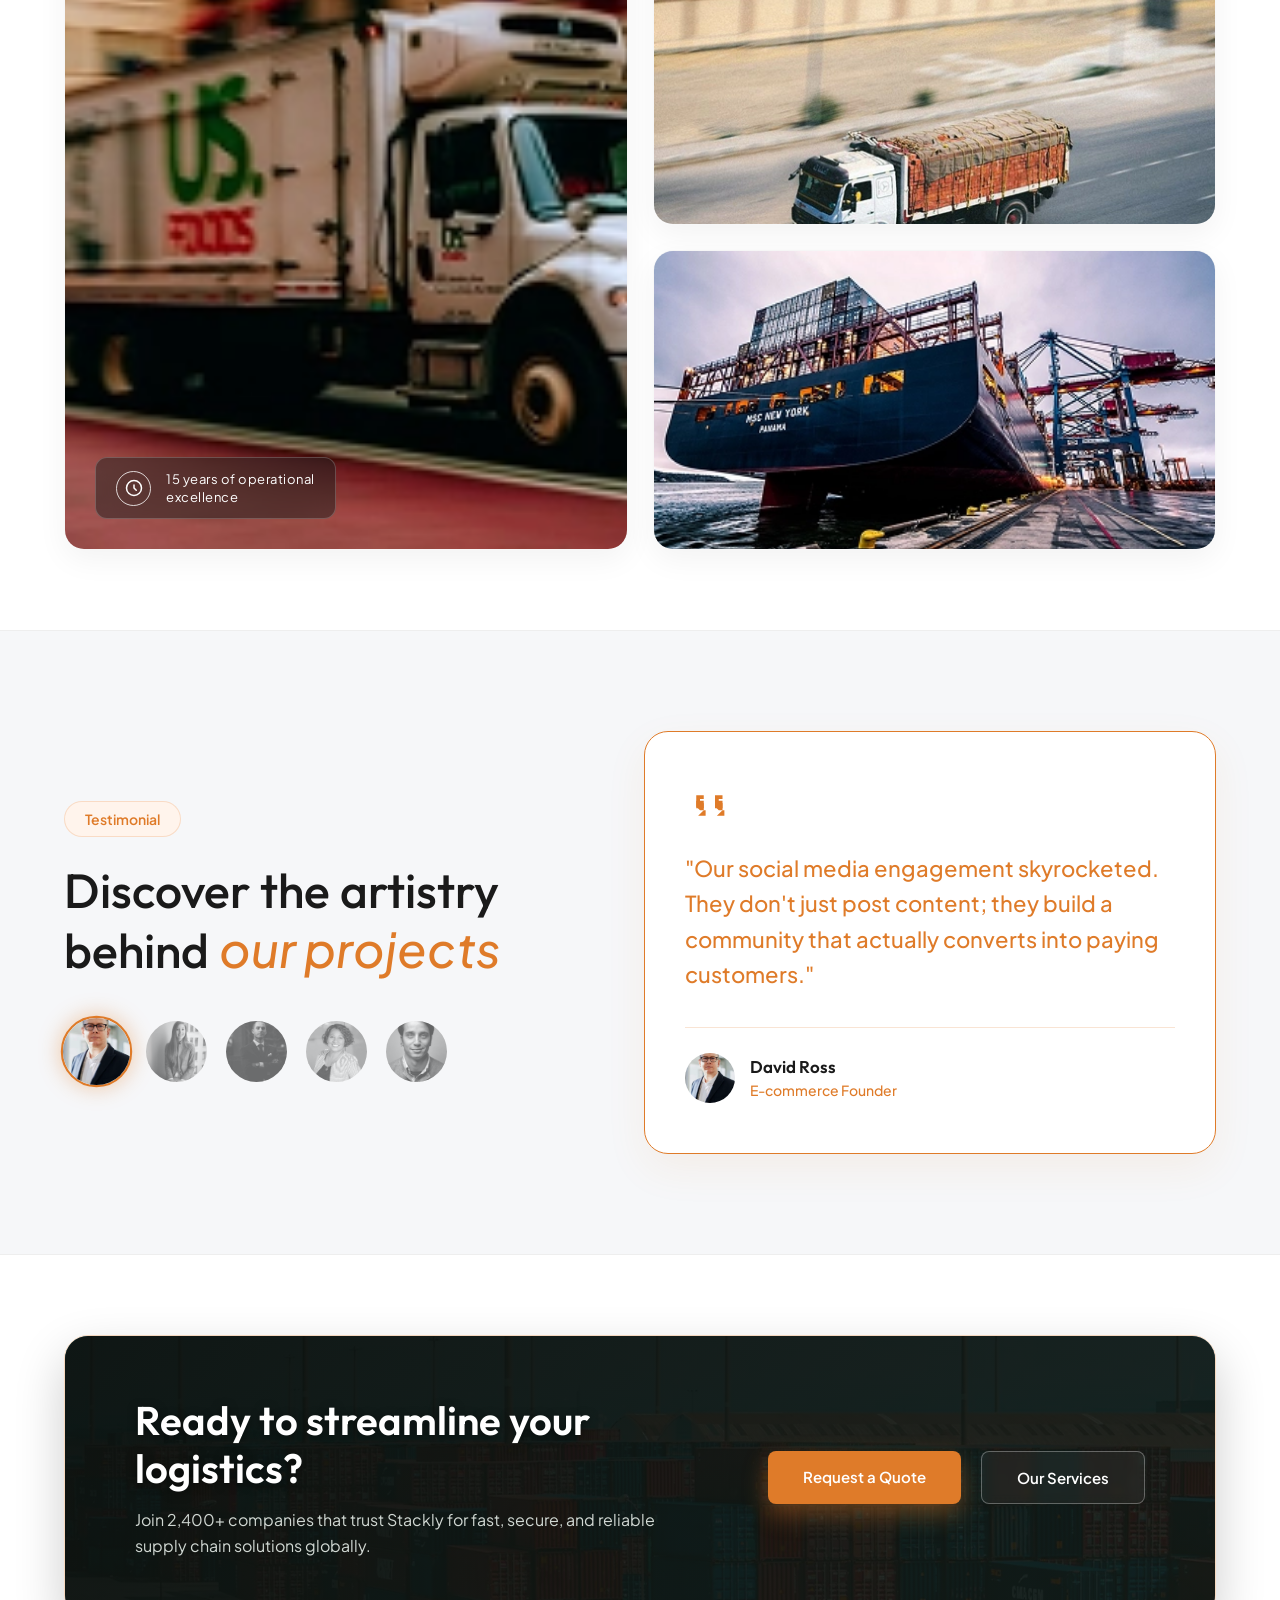
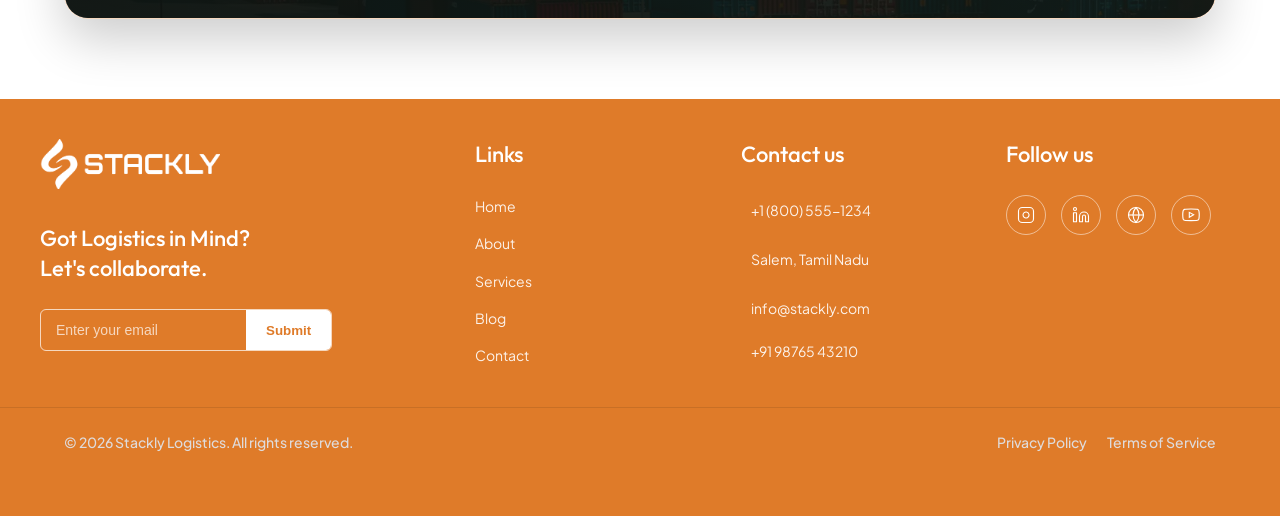
<file: about.html>
<!DOCTYPE html>
<html lang="en">

<head>
    <meta charset="UTF-8">
    <meta name="viewport" content="width=device-width, initial-scale=1.0">
    <title>About</title>
    <link rel="stylesheet" href="about.css">
    <link rel="stylesheet" href="Logistics.css">
    <link
        href="https://fonts.googleapis.com/css2?family=Montserrat:wght@300;400;600&family=Playfair+Display:wght@400;500;600&display=swap"
        rel="stylesheet">

    <link href="https://unpkg.com/aos@2.3.1/dist/aos.css" rel="stylesheet">
</head>

<body>

    <nav class="navbar">

        <a href="index.html" class="logo-container">
            <img src="./asset/orangelogo.webp" alt="Company Logo" class="logo-img">
        </a>


        <div class="nav-collapse">
            <ul class="nav-menu">
                <li class="nav-item"><a href="index.html" class="nav-link">Home</a></li>
                <li class="nav-item"><a href="about.html" class="nav-link nav-active">About</a></li>
                <li class="nav-item"><a href="services.html" class="nav-link">Services</a></li>
                <li class="nav-item"><a href="blog.html" class="nav-link">Blog</a></li>
                <li class="nav-item"><a href="contact.html" class="nav-link">Contact</a></li>
            </ul>

            <div class="nav-buttons">
                <a href="login.html" class="btn btn-login">Login</a>
                <a href="signup.html" class="btn btn-signup">Signup</a>
            </div>
        </div>


        <div class="hamburger">
            <span class="bar"></span>
            <span class="bar"></span>
            <span class="bar"></span>
        </div>
    </nav>

    <section class="about-hero-section">



        <div class="hero-text-container">
            <h1 class="hero-title" data-aos="fade-up" data-aos-duration="1200">
                About stackly and Our<br>Logistics Commitment
            </h1>
            <p class="hero-desc" data-aos="fade-up" data-aos-delay="300" data-aos-duration="1200">
                Stackly Logistics was founded on a vision to revolutionize the world of logistics. From our inception,
                we set out to be more than just a transportation service; we aimed to be a true partner in the success
                of businesses globally.
            </p>
        </div>


        <div class="slider-wrapper">
            <div class="gsap-slider" id="continuousSlider">

                <div class="slide-card"><img src="./asset/Rectangle 66.webp" alt="Logistics Truck"></div>
                <div class="slide-card"><img src="./asset/Rectangle 67.webp" alt="Containers Top View"></div>
                <div class="slide-card"><img src="./asset/Rectangle 91.webp" alt="Warehouse"></div>
                <div class="slide-card"><img src="./asset/Rectangle 92.webp" alt="Ship at Port"></div>
                <div class="slide-card"><img src="./asset/Rectangle 93.webp" alt="Cargo Truck"></div>
            </div>
        </div>
    </section>


    <section class="about-company-section">
        <div class="container">


            <div class="intro-header" data-aos="fade-up" data-aos-duration="1000">
                <h2 class="title-dark">Introduction</h2>
                <p class="title-orange">
                    Stackly delivers reliable transportation and logistics<br>
                    services to help businesses move goods<br>
                    efficiently, securely, and on time.
                </p>
            </div>


            <div class="split-row">

                <div class="content-side" data-aos="fade-right" data-aos-duration="1000">
                    <h4 class="orange-sub">Our Vision</h4>
                    <h3 class="heading-dark">A Clear Path To Global Connectivity</h3>
                    <p class="para-text">
                        In a world where distance should never be a barrier, Stackly creates connections across
                        continents. Our logistics solutions are designed to simplify international trade, enhance supply
                        chain visibility, and ensure smooth, reliable deliveries. With advanced technology and a trusted
                        global network, we pave a clear path for your business to reach new markets and grow without
                        limits.
                    </p>
                </div>

                <div class="image-side" data-aos="fade-left" data-aos-duration="1000">
                    <div class="img-zoom-wrapper">

                        <img src="./asset/Rectangle 101.webp" alt="Our Vision" class="about-img">
                    </div>
                </div>
            </div>



            <div class="split-row">

                <div class="image-side" data-aos="fade-right" data-aos-duration="1000">
                    <div class="img-zoom-wrapper">

                        <img src="./asset/Rectangle 89.webp" alt="Our Mission" class="about-img">
                    </div>
                </div>

                <div class="content-side" data-aos="fade-left" data-aos-duration="1000">
                    <h4 class="orange-sub">Our Mission</h4>
                    <h3 class="heading-dark">Delivering Excellence In Every Mile</h3>
                    <p class="para-text">
                        We believe that every mile matters. From the first pickup to the final delivery, our focus
                        remains on providing exceptional service, timely execution, and total reliability. With advanced
                        logistics solutions, a skilled team, and a commitment to customer satisfaction, we ensure that
                        excellence isn't just a goal - it's part of every shipment we move. Trust us to deliver your
                        cargo with care, precision, and performance.
                    </p>
                </div>
            </div>

        </div>
    </section>



    <section class="perfect-alignment-section bg-light-grey ">
        <div class="container">


            <div class="split-layout-wrapper">


                <div class="left-grid-column">
                    <div class="grid-item" data-aos="fade-up" data-aos-delay="100">
                        <img src="./asset/Rectangle 35.webp" alt="Ship">
                    </div>
                    <div class="grid-item" data-aos="fade-up" data-aos-delay="200">
                        <img src="./asset/Rectangle 90.webp" alt="Containers">
                    </div>
                    <div class="grid-item" data-aos="fade-up" data-aos-delay="300">

                        <img src="./asset/Rectangle 93.webp" alt="Warehouse">
                    </div>
                    <div class="grid-item" data-aos="fade-up" data-aos-delay="400">
                        <img src="./asset/Rectangle 74.webp" alt="Crane">
                    </div>
                </div>


                <div class="right-content-column">


                    <div class="text-block" data-aos="fade-left" data-aos-duration="1000">
                        <h3 class="section-title">Experience excellence with Seon logistics</h3>
                        <p class="section-desc">
                            Seon is your trusted partner in achieving efficient and sustainable logistics. Our
                            comprehensive services are tailored to meet your unique needs & goals. Partner with Seon to
                            stay ahead of the curve in logistics innovation.
                        </p>
                        <a href="404.html" class="btn-learn">Learn more</a>
                    </div>


                    <div class="plane-image-block" data-aos="fade-left" data-aos-delay="300" data-aos-duration="1000">
                        <img src="./asset/Rectangle 69.webp" alt="Airplane">
                    </div>

                </div>

            </div>
        </div>
    </section>


    <section class="why-choose-section">
        <div class="container">


            <div class="section-header" data-aos="fade-up" data-aos-duration="1000">
                <h2 class="main-title">Why Choose us</h2>
            </div>


            <div class="choose-layout">


                <div class="features-wrapper" data-aos="fade-right" data-aos-duration="1200">


                    <div class="feature-box active-feature" data-aos="fade-up" data-aos-delay="100"
                        data-image="./asset/d1 (3).webp">
                        <div class="icon-box">

                            <svg viewBox="0 0 24 24" fill="#df7b29" xmlns="http://www.w3.org/2000/svg">
                                <path
                                    d="M16 11c1.66 0 2.99-1.34 2.99-3S17.66 5 16 5c-1.66 0-3 1.34-3 3s1.34 3 3 3zm-8 0c1.66 0 2.99-1.34 2.99-3S9.66 5 8 5C6.34 5 5 6.34 5 8s1.34 3 3 3zm0 2c-2.33 0-7 1.17-7 3.5V19h14v-2.5c0-2.33-4.67-3.5-7-3.5zm8 0c-.29 0-.62.02-.97.05 1.16.84 1.97 1.97 1.97 3.45V19h6v-2.5c0-2.33-4.67-3.5-7-3.5z" />
                            </svg>
                        </div>
                        <div class="text-box">
                            <h3>Dedicated Support Team</h3>
                            <p>Dedicated support team is always ready to assist you, providing personalized service &
                                addressing any concerns promptly.</p>
                        </div>
                    </div>


                    <div class="feature-box" data-aos="fade-up" data-aos-delay="250"
                        data-image="./asset/Rectangle 101.webp">
                        <div class="icon-box">

                            <svg viewBox="0 0 24 24" fill="#df7b29" xmlns="http://www.w3.org/2000/svg">
                                <path
                                    d="M12 3c-4.97 0-9 4.03-9 9v5.5c0 1.38 1.12 2.5 2.5 2.5h2v-8H5v-1c0-3.86 3.14-7 7-7s7 3.14 7 7v1h-2.5v8h2.5c1.38 0 2.5-1.12 2.5-2.5V12c0-4.97-4.03-9-9-9zm-1 16h-2v-2h2v2zm2 0h-2v-2h2v2zm4-8h-1.5v-2H17v2z" />
                            </svg>
                        </div>
                        <div class="text-box">
                            <h3>Exceptional Customer Service</h3>
                            <p>Our team is dedicated to surpassing your expectations, offering personalized support at
                                every stage of your logistics journey.</p>
                        </div>
                    </div>


                    <div class="feature-box" data-aos="fade-up" data-aos-delay="400" data-image="./asset/d2 (3).webp">
                        <div class="icon-box">

                            <svg viewBox="0 0 24 24" fill="#df7b29" xmlns="http://www.w3.org/2000/svg">
                                <path
                                    d="M9 21c0 .55.45 1 1 1h4c.55 0 1-.45 1-1v-1H9v1zm3-19C8.14 2 5 5.14 5 9c0 2.38 1.19 4.47 3 5.74V17c0 .55.45 1 1 1h6c.55 0 1-.45 1-1v-2.26c1.81-1.27 3-3.36 3-5.74 0-3.86-3.14-7-7-7z" />
                            </svg>
                        </div>
                        <div class="text-box">
                            <h3>Proactive Problem Solving</h3>
                            <p>Our proactive strategies ensure that your logistics run smoothly and efficiently,
                                minimizing disruptions and delays.</p>
                        </div>
                    </div>

                </div>


                <div class="image-wrapper" data-aos="fade-left" data-aos-duration="1200">
                    <div class="image-inner">

                        <img src="./asset/d1 (3).webp" id="dynamicChooseImg" alt="Logistics Feature Image">
                    </div>
                </div>

            </div>
        </div>
    </section>


    <section class="trust-stackly-section bg-light-grey ">
        <div class="container">


            <div class="trust-header" data-aos="fade-up" data-aos-duration="1000">
                <p class="trust-subtitle">Why trust stackly</p>
                <h2 class="trust-title">Built for High-Stakes Logistics.</h2>
            </div>


            <div class="trust-grid">


                <div class="trust-card" data-aos="fade-up" data-aos-delay="100">
                    <div class="trust-icon-box">
                        <svg viewBox="0 0 24 24" fill="currentColor" xmlns="http://www.w3.org/2000/svg">
                            <path
                                d="M11.99 2C6.47 2 2 6.48 2 12s4.47 10 9.99 10C17.52 22 22 17.52 22 12S17.52 2 11.99 2zm4.24 16L12 15.45 7.77 18l1.12-4.81-3.73-3.23 4.92-.42L12 5l1.92 4.53 4.92.42-3.73 3.23L16.23 18z" />
                        </svg>
                    </div>
                    <h3 class="card-title">Reliable Delivery</h3>
                    <p class="card-desc">SLA-backed performance that keeps your supply chain moving without
                        interruptions or delays.</p>
                    <div class="card-stat">
                        <div class="stat-number"><span class="counter" data-target="98.4">98.4</span>%</div>
                        <p class="stat-label">ON-TIME DELIVERY RATE</p>
                    </div>
                </div>


                <div class="trust-card" data-aos="fade-up" data-aos-delay="200">
                    <div class="trust-icon-box">
                        <svg viewBox="0 0 24 24" fill="currentColor" xmlns="http://www.w3.org/2000/svg">
                            <path
                                d="M12 2C6.48 2 2 6.48 2 12s4.48 10 10 10 10-4.48 10-10S17.52 2 12 2zm-1 17.93c-3.95-.49-7-3.85-7-7.93 0-.62.08-1.21.21-1.79L9 15v1c0 1.1.9 2 2 2v1.93zm6.9-2.54c-.26-.81-1-1.39-1.9-1.39h-1v-3c0-.55-.45-1-1-1H8v-2h2c.55 0 1-.45 1-1V7h2c1.1 0 2-.9 2-2v-.41c2.93 1.19 5 4.06 5 7.41 0 2.08-.8 3.97-2.1 5.39z" />
                        </svg>
                    </div>
                    <h3 class="card-title">Global Network</h3>
                    <p class="card-desc">Deep local expertise combined with a vast physical network across every major
                        trade lane.</p>
                    <div class="card-stat">
                        <div class="stat-number"><span class="counter" data-target="150">150</span>+</div>
                        <p class="stat-label">COUNTRIES CONNECTED</p>
                    </div>
                </div>


                <div class="trust-card" data-aos="fade-up" data-aos-delay="300">
                    <div class="trust-icon-box">
                        <svg viewBox="0 0 24 24" fill="currentColor" xmlns="http://www.w3.org/2000/svg">
                            <path
                                d="M21 16.5c0 .38-.21.71-.53.88l-7.9 3.79c-.32.15-.81.15-1.14 0l-7.9-3.79C3.21 17.21 3 16.88 3 16.5v-9c0-.38.21-.71.53-.88l7.9-3.79c.32-.15.81-.15 1.14 0l7.9 3.79c.32.17.53.5.53.88v9zM12 4.15L6.04 7 12 9.85 17.96 7 12 4.15zM5 15.91l6 2.88V12.5L5 9.62v6.29zm14 0v-6.29l-6 2.88v6.29l6-2.88z" />
                        </svg>
                    </div>
                    <h3 class="card-title">Advanced Tracking</h3>
                    <p class="card-desc">Proprietary Control Tower tech giving you unit-level visibility from origin to
                        final destination.</p>
                    <div class="card-stat">
                        <div class="stat-number">Real-time</div>
                        <p class="stat-label">GPS VISIBILITY</p>
                    </div>
                </div>


                <div class="trust-card" data-aos="fade-up" data-aos-delay="400">
                    <div class="trust-icon-box">
                        <svg viewBox="0 0 24 24" fill="currentColor" xmlns="http://www.w3.org/2000/svg">
                            <path
                                d="M16 11c1.66 0 2.99-1.34 2.99-3S17.66 5 16 5c-1.66 0-3 1.34-3 3s1.34 3 3 3zm-8 0c1.66 0 2.99-1.34 2.99-3S9.66 5 8 5C6.34 5 5 6.34 5 8s1.34 3 3 3zm0 2c-2.33 0-7 1.17-7 3.5V19h14v-2.5c0-2.33-4.67-3.5-7-3.5zm8 0c-.29 0-.62.02-.97.05 1.16.84 1.97 1.97 1.97 3.45V19h6v-2.5c0-2.33-4.67-3.5-7-3.5z" />
                        </svg>
                    </div>
                    <h3 class="card-title">Expert Team</h3>
                    <p class="card-desc">Managed by industry veterans who handle exceptions before they become expensive
                        problems.</p>
                    <div class="card-stat">
                        <div class="stat-number">24/7</div>
                        <p class="stat-label">MANAGED SUPPORT</p>
                    </div>
                </div>

            </div>
        </div>
    </section>


    <section class="premium-gallery-section">
        <div class="container">


            <div class="gallery-bento-grid">


                <div class="gallery-card large-card" data-aos="fade-up" data-aos-duration="1200">
                    <div class="image-wrapper">
                        <img src="./asset/Rectangle 97.webp" alt="Logistics Worker Loading">


                        <div class="floating-badge">
                            <div class="badge-icon">
                                <svg viewBox="0 0 24 24" fill="none" stroke="currentColor" stroke-width="2"
                                    stroke-linecap="round" stroke-linejoin="round">
                                    <circle cx="12" cy="12" r="10"></circle>
                                    <path d="M12 8v4l3 3"></path>
                                </svg>
                            </div>
                            <div class="badge-text">
                                15 years of operational<br>excellence
                            </div>
                        </div>
                    </div>
                </div>


                <div class="gallery-card small-card" data-aos="fade-left" data-aos-delay="200" data-aos-duration="1200">
                    <div class="image-wrapper">
                        <img src="./asset/Rectangle 87.webp" alt="Cargo Ship Sunset">
                    </div>
                </div>


                <div class="gallery-card small-card" data-aos="fade-left" data-aos-delay="400" data-aos-duration="1200">
                    <div class="image-wrapper">
                        <img src="./asset/Rectangle 101.webp" alt="Port Aerial View">
                    </div>
                </div>

            </div>

        </div>
    </section>


    <section class="dynamic-testimonial-section bg-light-grey ">
        <div class="container dual-layout">


            <div class="testi-left-col" data-aos="fade-right" data-aos-duration="1000">

                <span class="testi-badge">Testimonial</span>


                <h2 class="testi-heading">
                    Discover the artistry<br>
                    behind <span class="highlight-italic">our projects</span>
                </h2>


                <div class="avatar-group">

                    <img src="./asset/man1 (2).webp" class="testi-avatar active" data-index="0" alt="Avatar 1">

                    <img src="./asset/woman1 (2).webp" class="testi-avatar" data-index="1" alt="Avatar 2">

                    <img src="./asset/man2 (2).webp" class="testi-avatar" data-index="2" alt="Avatar 3">

                    <img src="./asset/woman2 (2).webp" class="testi-avatar" data-index="3" alt="Avatar 4">

                    <img src="./asset/man3 (2).webp" class="testi-avatar" data-index="4" alt="Avatar 5">
                </div>
            </div>


            <div class="testi-right-col" data-aos="fade-left" data-aos-duration="1000">
                <div class="testi-dynamic-card">


                    <div class="quote-icon">
                        <svg viewBox="0 0 24 24" fill="none" xmlns="http://www.w3.org/2000/svg">
                            <path d="M10 11l-2 2v-4h2v-2H6v6l2 2h2v-4zm10 0l-2 2v-4h2v-2h-4v6l2 2h2v-4z"
                                fill="#df7b29" />
                            <path d="M10 15l-3 3h4v-3h-1zm10 0l-3 3h4v-3h-1z" fill="#df7b29" />
                            <path d="M6 10h4v4H6zM16 10h4v4h-4z" fill="#df7b29" />
                        </svg>
                    </div>


                    <div id="testiContentWrapper" class="fade-content">
                        <p class="quote-text" id="dynamicQuote">
                            "Our social media engagement skyrocketed. They don't just post content; they build a
                            community that actually converts into paying customers."
                        </p>

                        <hr class="card-divider">

                        <div class="author-details">
                            <img src="./asset/man1 (2).webp" id="dynamicAuthorImg" alt="David Ross">
                            <div class="author-info">
                                <h4 id="dynamicAuthorName">David Ross</h4>
                                <p id="dynamicAuthorRole">E-commerce Founder</p>
                            </div>
                        </div>
                    </div>

                </div>
            </div>

        </div>
    </section>


    <section class="common-cta-section">
        <div class="container">


            <div class="cta-wrapper" data-aos="zoom-in" data-aos-duration="1000">


                <div class="cta-bg-image"></div>
                <div class="cta-overlay"></div>


                <div class="cta-content">
                    <h2 class="cta-title">Ready to streamline your logistics?</h2>
                    <p class="cta-desc">
                        Join 2,400+ companies that trust Stackly for fast, secure, and reliable supply chain solutions
                        globally.
                    </p>
                </div>


                <div class="cta-action">
                    <a href="404.html" class="btn-cta-primary">Request a Quote</a>
                    <a href="404.html" class="btn-cta-secondary">Our Services</a>
                </div>

            </div>

        </div>
    </section>


    <footer class="stackly-full-footer">
        <div class="footer-inner-content">
            <div class="footer-grid">


                <div class="footer-col">
                    <div class="footer-logo">
                        <a href="index.html">
                            <img src="./asset/orangelogo.webp" alt="Company Logo" class="logo-img footer-logo">
                        </a>
                    </div>
                    <h4 class="footer-heading">Got Logistics in Mind?<br>Let's collaborate.</h4>

                    <form id="newsletterForm" class="newsletter-form" novalidate>
                        <div class="input-group">
                            <input type="email" id="emailInput" placeholder="Enter your email" required>
                            <button type="submit" id="submitBtn">Submit</button>
                        </div>
                        <span id="emailError" class="error-message">Please enter a valid email address.</span>
                        <span id="emailSuccess" class="success-message">Successfully Subscribed!</span>
                    </form>
                </div>

                <div class="footer-col">
                    <h4 class="footer-heading">Links</h4>
                    <div class="footer-links">
                        <a href="index.html">Home</a>
                        <a href="about.html">About</a>
                        <a href="services.html">Services</a>
                        <a href="blog.html">Blog</a>
                        <a href="contact.html">Contact</a>
                    </div>
                </div>

                <div class="footer-col">
                    <h4 class="footer-heading">Contact us</h4>
                    <div class="footer-links contact-info-list">


                        <p class="contact-item">
                            <i class="fa-solid fa-phone"></i>
                            <span>+1 (800) 555-1234</span>
                        </p>


                        <p class="contact-item address">
                            <i class="fa-solid fa-location-dot"></i>
                            <span>Salem, Tamil Nadu</span>
                        </p>


                        <p class="contact-item">
                            <i class="fa-solid fa-envelope"></i>
                            <span>info@stackly.com</span>
                        </p>


                        <p class="contact-item">
                            <i class="fa-solid fa-mobile-screen-button"></i>
                            <span>+91 98765 43210</span>
                        </p>

                    </div>
                </div>




                <div class="footer-col">
                    <h4 class="footer-heading">Follow us</h4>
                    <div class="social-icons">
                        <a href="404.html"><svg viewBox="0 0 24 24" fill="none" stroke="currentColor"
                                stroke-width="1.5">
                                <rect x="2" y="2" width="20" height="20" rx="5" ry="5"></rect>
                                <path d="M16 11.37A4 4 0 1 1 12.63 8 4 4 0 0 1 16 11.37z"></path>
                                <line x1="17.5" y1="6.5" x2="17.51" y2="6.5"></line>
                            </svg></a>
                        <a href="404.html"><svg viewBox="0 0 24 24" fill="none" stroke="currentColor" stroke-width="1.5"
                                stroke-linecap="round" stroke-linejoin="round">
                                <path
                                    d="M16 8a6 6 0 0 1 6 6v7h-4v-7a2 2 0 0 0-2-2 2 2 0 0 0-2 2v7h-4v-7a6 6 0 0 1 6-6z">
                                </path>
                                <rect x="2" y="9" width="4" height="12"></rect>
                                <circle cx="4" cy="4" r="2"></circle>
                            </svg></a>
                        <a href="404.html"><svg viewBox="0 0 24 24" fill="none" stroke="currentColor"
                                stroke-width="1.5">
                                <circle cx="12" cy="12" r="10"></circle>
                                <line x1="2" y1="12" x2="22" y2="12"></line>
                                <path
                                    d="M12 2a15.3 15.3 0 0 1 4 10 15.3 15.3 0 0 1-4 10 15.3 15.3 0 0 1-4-10 15.3 15.3 0 0 1 4-10z">
                                </path>
                            </svg></a>
                        <a href="404.html"><svg viewBox="0 0 24 24" fill="none" stroke="currentColor"
                                stroke-width="1.5">
                                <path
                                    d="M22.54 6.42a2.78 2.78 0 0 0-1.94-2C18.88 4 12 4 12 4s-6.88 0-8.6.46a2.78 2.78 0 0 0-1.94 2A29 29 0 0 0 1 11.75a29 29 0 0 0 .46 5.33 2.78 2.78 0 0 0 1.94 2c1.72.46 8.6.46 8.6.46s6.88 0 8.6-.46a2.78 2.78 0 0 0 1.94-2 29 29 0 0 0 .46-5.33 29 29 0 0 0-.46-5.33z">
                                </path>
                                <polygon points="9.75 15.02 15.5 11.75 9.75 8.48 9.75 15.02"></polygon>
                            </svg></a>
                    </div>
                </div>

            </div>
        </div>


        <div class="footer-bottom-bar">
            <p>&copy; 2026 Stackly Logistics. All rights reserved.</p>
            <div class="footer-bottom-links">
                <a href="404.html">Privacy Policy</a>
                <a href="404.html">Terms of Service</a>
            </div>
        </div>
    </footer>



    <script src="https://unpkg.com/aos@2.3.1/dist/aos.js"></script>
    <script src="https://cdnjs.cloudflare.com/ajax/libs/gsap/3.12.2/gsap.min.js"></script>
    <script src="main.js"></script>
    <script>


        document.addEventListener("DOMContentLoaded", function () {


            AOS.init({
                once: true,
                offset: 50,
            });


            const slider = document.getElementById("continuousSlider");

            if (slider) {

                const slides = slider.innerHTML;
                slider.innerHTML += slides;


                gsap.to(".gsap-slider", {
                    xPercent: -50,
                    ease: "none",
                    duration: 35,
                    repeat: -1
                });


                const sliderWrapper = document.querySelector(".slider-wrapper");
                let tween = gsap.getTweensOf(".gsap-slider")[0];

                if (sliderWrapper && tween) {
                    sliderWrapper.addEventListener("mouseenter", () => tween.pause());
                    sliderWrapper.addEventListener("mouseleave", () => tween.play());
                }
            }

        });


        document.addEventListener("DOMContentLoaded", function () {

            const featureBoxes = document.querySelectorAll('.feature-box');
            const dynamicImg = document.getElementById('dynamicChooseImg');

            if (featureBoxes.length > 0 && dynamicImg) {
                featureBoxes.forEach(box => {

                    box.addEventListener('mouseenter', function () {


                        const newImageSrc = this.getAttribute('data-image');


                        if (dynamicImg.src === newImageSrc) return;


                        featureBoxes.forEach(el => el.classList.remove('active-feature'));

                        this.classList.add('active-feature');


                        dynamicImg.classList.add('fade-out-image');


                        setTimeout(() => {
                            dynamicImg.src = newImageSrc;
                            dynamicImg.classList.remove('fade-out-image');
                        }, 300);

                    });
                });
            }
        });
    </script>

    <script>
        document.addEventListener("DOMContentLoaded", function () {


            const testimonials = [
                {
                    quote: "Our social media engagement skyrocketed. They don't just post content; they build a community that actually converts into paying customers.",
                    name: "David Ross",
                    role: "E-commerce Founder",
                    img: "./asset/man1 (2).webp"
                },
                {
                    quote: "The artistry and attention to detail in their logistics planning saved us over 20% in shipping costs this quarter alone. Highly recommended!",
                    name: "Sarah Jenkins",
                    role: "Operations Director",
                    img: "./asset/woman1 (2).webp"
                },
                {
                    quote: "We've never seen such a seamless integration process. The team's dedication to our project's success was evident from day one.",
                    name: "James Holloway",
                    role: "CEO, TechFlow",
                    img: "./asset/man2 (2).webp"
                },
                {
                    quote: "Working with them felt like an extension of our own team. Their proactive approach to problem-solving is completely unmatched.",
                    name: "Emily Davis",
                    role: "Supply Chain Manager",
                    img: "./asset/woman2 (2).webp"
                },
                {
                    quote: "They completely transformed our backend operations. The new system is not only faster but incredibly intuitive for our staff.",
                    name: "Michael Smith",
                    role: "Head of Product",
                    img: "./asset/man3 (2).webp"
                }
            ];

            const avatars = document.querySelectorAll('.testi-avatar');
            const contentWrapper = document.getElementById('testiContentWrapper');
            const quoteEl = document.getElementById('dynamicQuote');
            const nameEl = document.getElementById('dynamicAuthorName');
            const roleEl = document.getElementById('dynamicAuthorRole');
            const imgEl = document.getElementById('dynamicAuthorImg');

            avatars.forEach(avatar => {
                avatar.addEventListener('click', function () {

                    if (this.classList.contains('active')) return;

                    avatars.forEach(a => a.classList.remove('active'));
                    this.classList.add('active');

                    const index = this.getAttribute('data-index');
                    const data = testimonials[index];

                    contentWrapper.style.opacity = '0';

                    setTimeout(() => {
                        quoteEl.innerText = `"${data.quote}"`;
                        nameEl.innerText = data.name;
                        roleEl.innerText = data.role;
                        imgEl.src = data.img;

                        contentWrapper.style.opacity = '1';
                    }, 300);

                });
            });
        });
    </script>
</body>

</html>
</file>
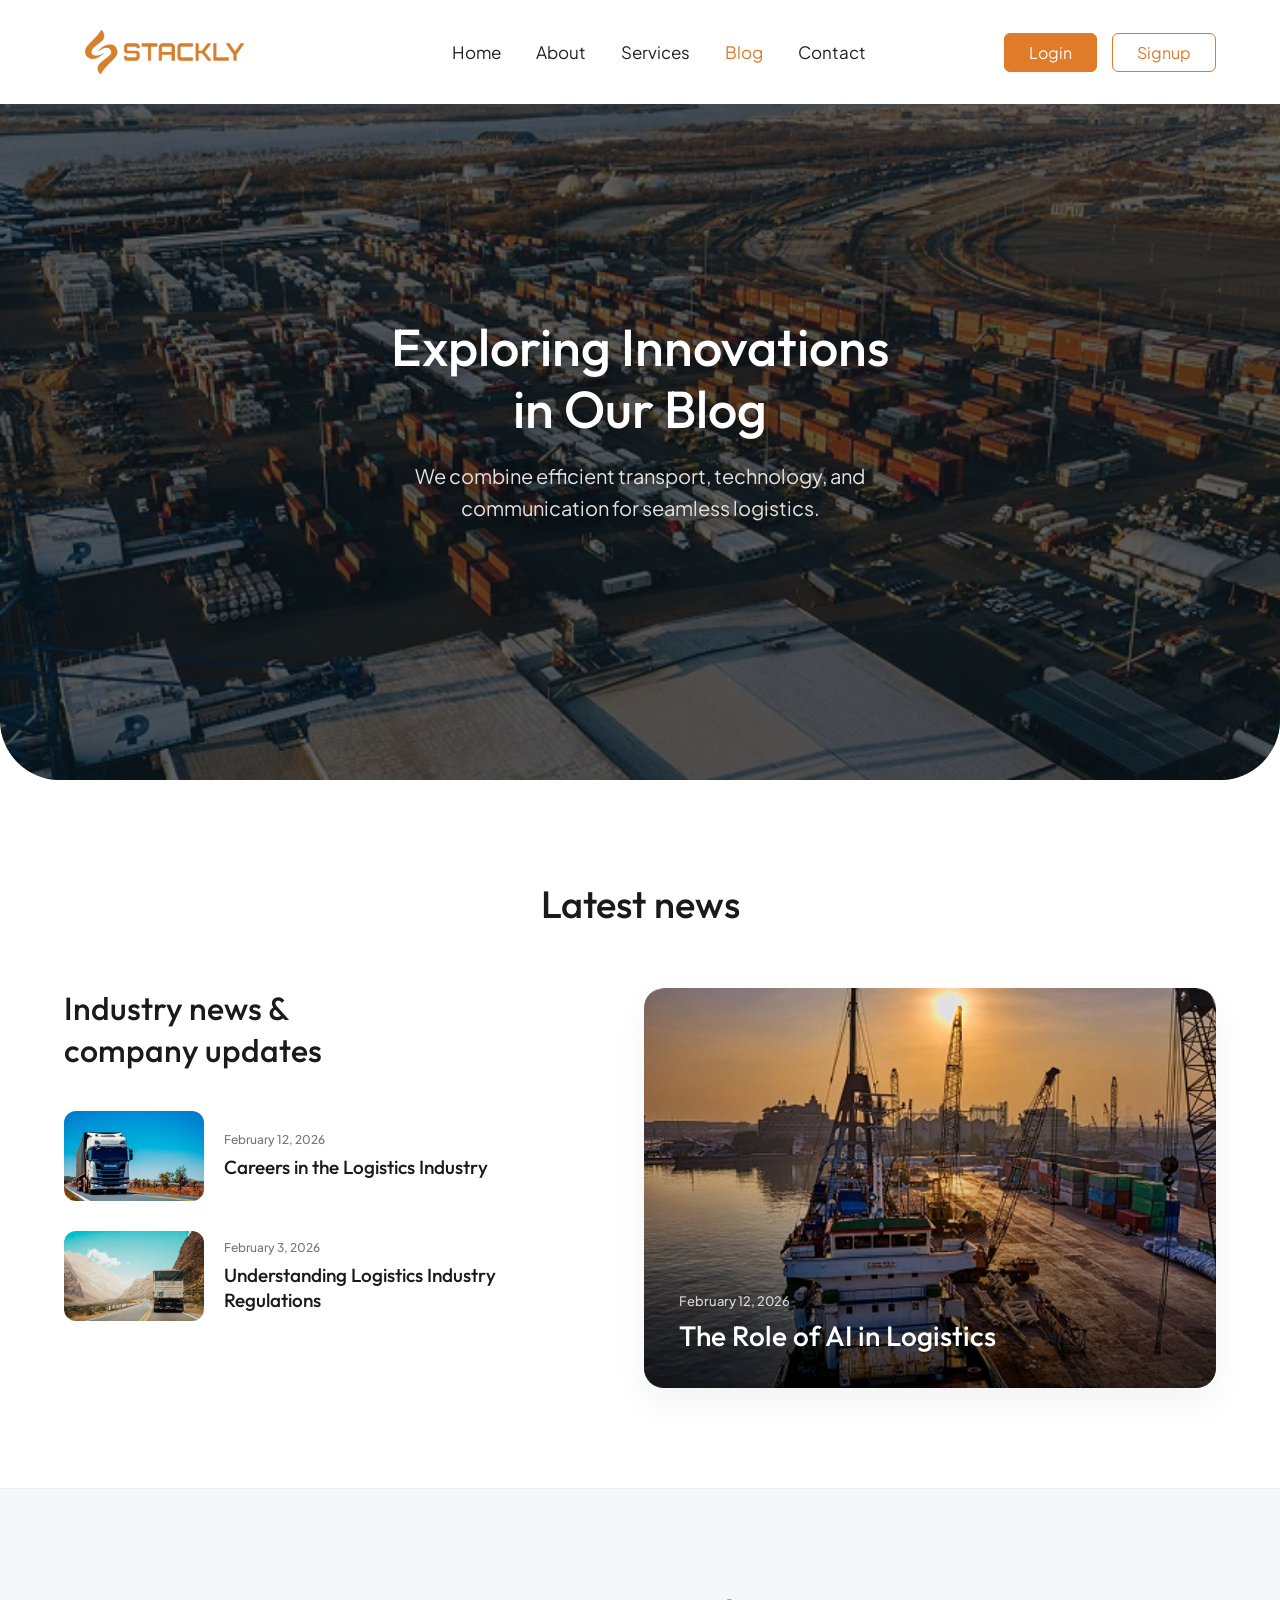
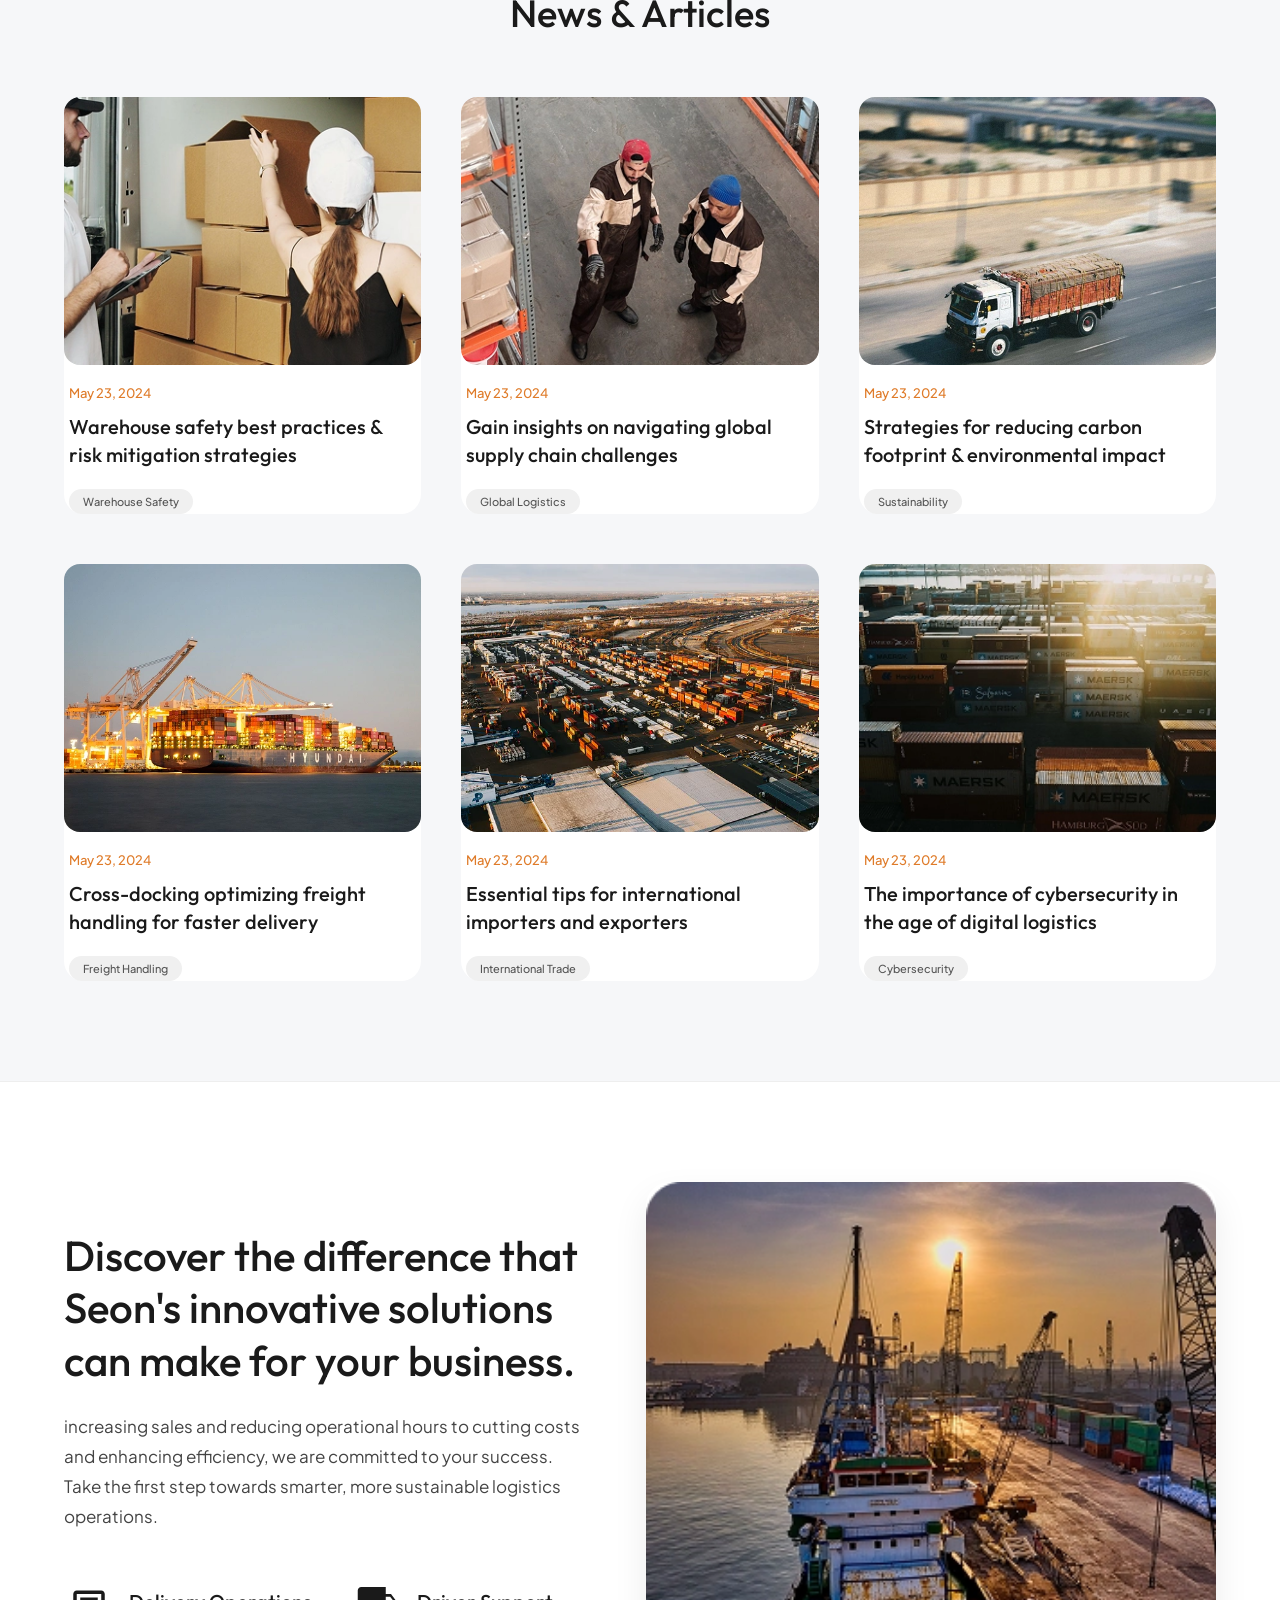
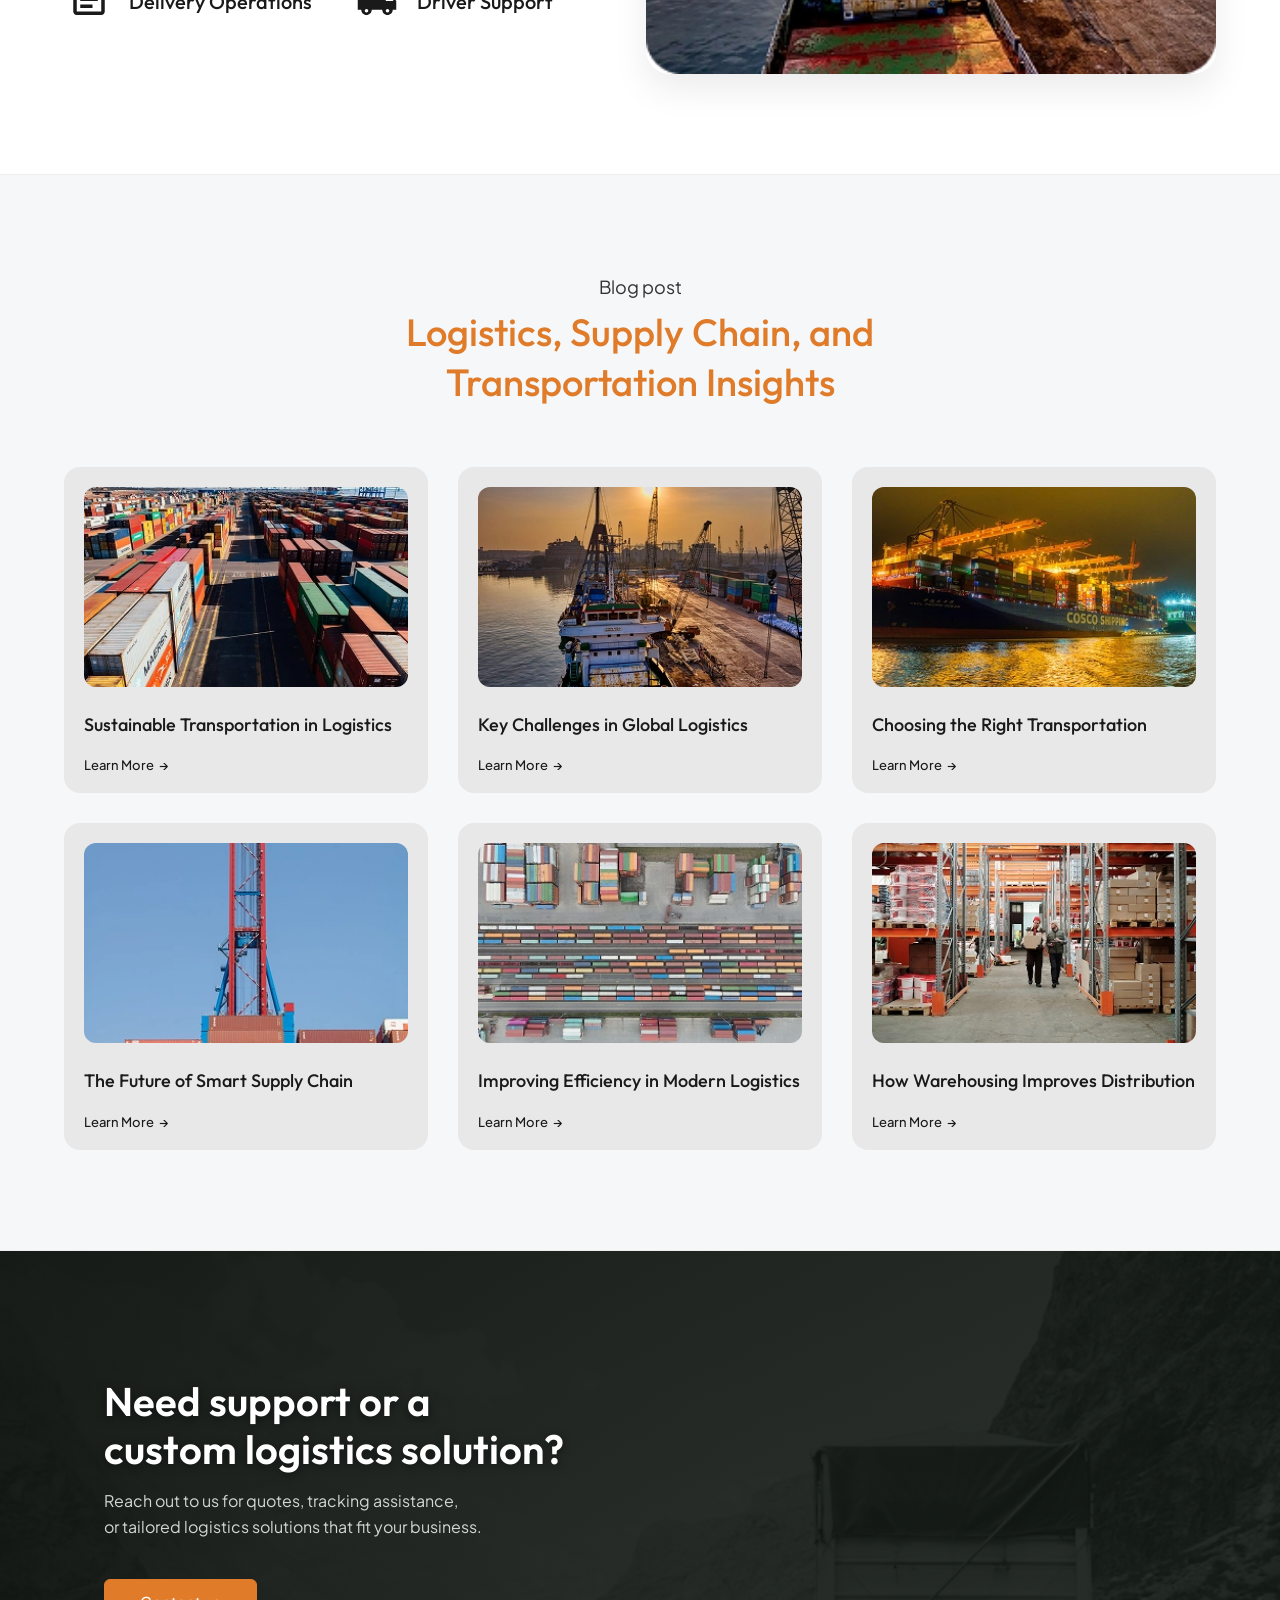
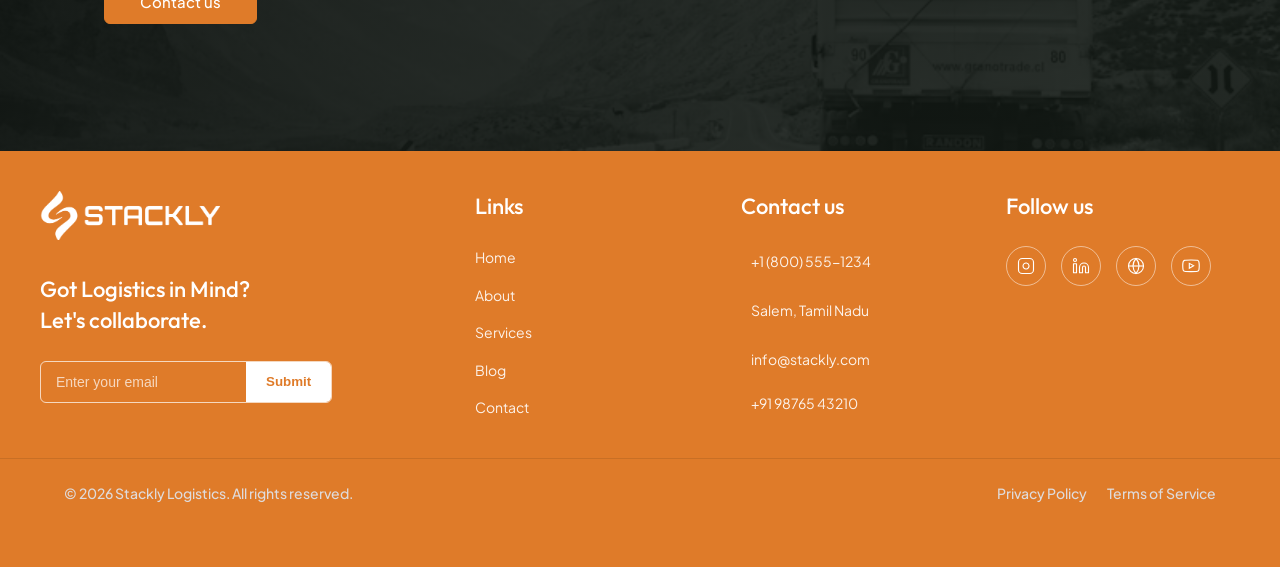
<file: blog.html>
<!DOCTYPE html>
<html lang="en">

<head>
    <meta charset="UTF-8">
    <meta name="viewport" content="width=device-width, initial-scale=1.0">
    <title>Blog</title>
    <link rel="stylesheet" href="blog.css">
    <link rel="stylesheet" href="Logistics.css">
    <link
        href="https://fonts.googleapis.com/css2?family=Montserrat:wght@300;400;600&family=Playfair+Display:wght@400;500;600&display=swap"
        rel="stylesheet">

    <link href="https://unpkg.com/aos@2.3.1/dist/aos.css" rel="stylesheet">
</head>

<body>

    <nav class="navbar">

        <a href="index.html" class="logo-container">
            <img src="./asset/orangelogo.webp" alt="Company Logo" class="logo-img">
        </a>


        <div class="nav-collapse">
            <ul class="nav-menu">
                <li class="nav-item"><a href="index.html" class="nav-link">Home</a></li>
                <li class="nav-item"><a href="about.html" class="nav-link">About</a></li>
                <li class="nav-item"><a href="services.html" class="nav-link">Services</a></li>
                <li class="nav-item"><a href="blog.html" class="nav-link nav-active">Blog</a></li>
                <li class="nav-item"><a href="contact.html" class="nav-link">Contact</a></li>
            </ul>

            <div class="nav-buttons">
                <a href="login.html" class="btn btn-login">Login</a>
                <a href="signup.html" class="btn btn-signup">Signup</a>
            </div>
        </div>


        <div class="hamburger">
            <span class="bar"></span>
            <span class="bar"></span>
            <span class="bar"></span>
        </div>
    </nav>


    <section class="blog-hero-section">

        <div class="hero-bg-zoom"></div>


        <div class="hero-dark-overlay"></div>


        <div class="container hero-content">
            <h1 class="blog-hero-title" data-aos="fade-up" data-aos-delay="200" data-aos-duration="1000">
                Exploring Innovations<br>in Our Blog
            </h1>
            <p class="blog-hero-subtitle" data-aos="fade-up" data-aos-delay="400" data-aos-duration="1000">
                We combine efficient transport, technology, and<br>communication for seamless logistics.
            </p>
        </div>
    </section>


    <section class="latest-news-section">
        <div class="container">


            <div class="news-header" data-aos="fade-up" data-aos-duration="1000">
                <h2 class="news-main-title">Latest news</h2>
            </div>


            <div class="news-grid-layout">


                <div class="news-left-col">
                    <h3 class="left-col-heading" data-aos="fade-right" data-aos-duration="1000">
                        Industry news &<br>company updates
                    </h3>

                    <div class="news-list-container">

                        <a href="404.html" class="news-list-item" data-aos="fade-up" data-aos-delay="100">
                            <div class="news-thumb">
                                <img src="./asset/d1 (3).webp" alt="Logistics Truck">
                            </div>
                            <div class="news-meta">
                                <span class="news-date">February 12, 2026</span>
                                <h4 class="news-title">Careers in the Logistics Industry</h4>
                            </div>
                        </a>


                        <a href="404.html" class="news-list-item" data-aos="fade-up" data-aos-delay="200">
                            <div class="news-thumb">
                                <img src="./asset/d2 (3).webp" alt="Delivery Box">
                            </div>
                            <div class="news-meta">
                                <span class="news-date">February 3, 2026</span>
                                <h4 class="news-title">Understanding Logistics Industry Regulations</h4>
                            </div>
                        </a>
                    </div>
                </div>


                <div class="news-right-col" data-aos="fade-left" data-aos-duration="1200">
                    <a href="404.html" class="featured-news-card">
                        <div class="featured-bg-wrapper">
                            <img src="./asset/Rectangle 109.webp" alt="Warehouse Workflow">

                            <div class="featured-overlay"></div>
                        </div>

                        <div class="featured-content">
                            <span class="featured-date">February 12, 2026</span>
                            <h3 class="featured-title">The Role of AI in Logistics</h3>
                        </div>
                    </a>
                </div>

            </div>

        </div>
    </section>


    <section class="news-articles-section bg-light-grey ">
        <div class="container">


            <div class="articles-header" data-aos="fade-up" data-aos-duration="1000">
                <h2 class="articles-title">News & Articles</h2>
            </div>


            <div class="articles-grid">


                <a href="404.html" class="article-card" data-aos="fade-up" data-aos-delay="100">
                    <div class="article-img-wrapper">
                        <img src="./asset/Rectangle 85.webp" alt="Yang Ming Truck">
                    </div>
                    <div class="article-content">
                        <span class="article-date">May 23, 2024</span>
                        <h3 class="article-heading">Warehouse safety best practices & risk mitigation strategies</h3>
                        <div class="article-tag-wrap">
                            <span class="article-tag">Warehouse Safety</span>
                        </div>
                    </div>
                </a>


                <a href="404.html" class="article-card" data-aos="fade-up" data-aos-delay="200">
                    <div class="article-img-wrapper">
                        <img src="./asset/Rectangle 86.webp" alt="Port Containers">
                    </div>
                    <div class="article-content">
                        <span class="article-date">May 23, 2024</span>
                        <h3 class="article-heading">Gain insights on navigating global supply chain challenges</h3>
                        <div class="article-tag-wrap">
                            <span class="article-tag">Global Logistics</span>
                        </div>
                    </div>
                </a>


                <a href="404.html" class="article-card" data-aos="fade-up" data-aos-delay="300">
                    <div class="article-img-wrapper">
                        <img src="./asset/Rectangle 87.webp" alt="Ship Front View">
                    </div>
                    <div class="article-content">
                        <span class="article-date">May 23, 2024</span>
                        <h3 class="article-heading">Strategies for reducing carbon footprint & environmental impact</h3>
                        <div class="article-tag-wrap">
                            <span class="article-tag">Sustainability</span>
                        </div>
                    </div>
                </a>


                <a href="404.html" class="article-card" data-aos="fade-up" data-aos-delay="100">
                    <div class="article-img-wrapper">
                        <img src="./asset/Rectangle 88.webp" alt="Cargo Ship Side">
                    </div>
                    <div class="article-content">
                        <span class="article-date">May 23, 2024</span>
                        <h3 class="article-heading">Cross-docking optimizing freight handling for faster delivery</h3>
                        <div class="article-tag-wrap">
                            <span class="article-tag">Freight Handling</span>
                        </div>
                    </div>
                </a>


                <a href="404.html" class="article-card" data-aos="fade-up" data-aos-delay="200">
                    <div class="article-img-wrapper">
                        <img src="./asset/Rectangle 89.webp" alt="Delivery Guy">
                    </div>
                    <div class="article-content">
                        <span class="article-date">May 23, 2024</span>
                        <h3 class="article-heading">Essential tips for international importers and exporters</h3>
                        <div class="article-tag-wrap">
                            <span class="article-tag">International Trade</span>
                        </div>
                    </div>
                </a>


                <a href="404.html" class="article-card" data-aos="fade-up" data-aos-delay="300">
                    <div class="article-img-wrapper">
                        <img src="./asset/Rectangle 90.webp" alt="Stacked Containers">
                    </div>
                    <div class="article-content">
                        <span class="article-date">May 23, 2024</span>
                        <h3 class="article-heading">The importance of cybersecurity in the age of digital logistics</h3>
                        <div class="article-tag-wrap">
                            <span class="article-tag">Cybersecurity</span>
                        </div>
                    </div>
                </a>

            </div>
        </div>
    </section>


    <section class="discover-section">
        <div class="container">


            <div class="discover-grid">


                <div class="discover-left-col" data-aos="fade-right" data-aos-duration="1000">
                    <h2 class="discover-title">
                        Discover the difference that Seon's innovative solutions can make for your business.
                    </h2>

                    <p class="discover-desc">
                        increasing sales and reducing operational hours to cutting costs and enhancing efficiency, we
                        are committed to your success. Take the first step towards smarter, more sustainable logistics
                        operations.
                    </p>


                    <div class="features-row">


                        <div class="feature-item" data-aos="zoom-in" data-aos-delay="200">
                            <div class="feature-icon">

                                <svg viewBox="0 0 24 24" fill="currentColor" xmlns="http://www.w3.org/2000/svg">
                                    <path
                                        d="M19 6H5c-1.1 0-1.99.9-1.99 2L3 18c0 1.1.9 2 2 2h14c1.1 0 2-.9 2-2V8c0-1.1-.9-2-2-2zm0 12H5V8h14v10zM7 10h10v2H7zm0 4h7v2H7z" />
                                </svg>
                            </div>
                            <h4 class="feature-text">Delivery Operations</h4>
                        </div>


                        <div class="feature-item" data-aos="zoom-in" data-aos-delay="400">
                            <div class="feature-icon">

                                <svg viewBox="0 0 24 24" fill="currentColor" xmlns="http://www.w3.org/2000/svg">
                                    <path
                                        d="M20 8h-3V4H3c-1.1 0-2 .9-2 2v11h2c0 1.66 1.34 3 3 3s3-1.34 3-3h6c0 1.66 1.34 3 3 3s3-1.34 3-3h2v-5l-3-4zM6 18.5c-.55 0-1-.45-1-1s.45-1 1-1 1 .45 1 1-.45 1-1 1zm13.5-9l1.96 2.5H17V9.5h2.5zM18 18.5c-.55 0-1-.45-1-1s.45-1 1-1 1 .45 1 1-.45 1-1 1z" />
                                </svg>
                            </div>
                            <h4 class="feature-text">Driver Support</h4>
                        </div>

                    </div>
                </div>


                <div class="discover-right-col" data-aos="fade-left" data-aos-duration="1200">
                    <div class="image-box">
                        <img src="./asset/Rectangle 66.webp" alt="Cargo Train with Containers">
                    </div>
                </div>

            </div>
        </div>
    </section>


    <section class="blog-insights-section bg-light-grey ">
        <div class="container">


            <div class="insights-header" data-aos="fade-up" data-aos-duration="1000">
                <span class="insights-subtitle">Blog post</span>
                <h2 class="insights-title">Logistics, Supply Chain, and<br>Transportation Insights</h2>
            </div>


            <div class="insights-grid">


                <div class="insight-card" data-aos="fade-up" data-aos-delay="100">
                    <div class="insight-img-wrapper">

                        <img src="./asset/Rectangle 65.webp" alt="Sustainable Transportation">
                    </div>
                    <h3 class="insight-heading">Sustainable Transportation in Logistics</h3>
                    <a href="404.html" class="insight-link">Learn More <span class="arrow">&rarr;</span></a>
                </div>


                <div class="insight-card" data-aos="fade-up" data-aos-delay="200">
                    <div class="insight-img-wrapper">
                        <img src="./asset/Rectangle 66.webp" alt="Global Logistics">
                    </div>
                    <h3 class="insight-heading">Key Challenges in Global Logistics</h3>
                    <a href="404.html" class="insight-link">Learn More <span class="arrow">&rarr;</span></a>
                </div>


                <div class="insight-card" data-aos="fade-up" data-aos-delay="300">
                    <div class="insight-img-wrapper">
                        <img src="./asset/Rectangle 67.webp" alt="Choosing Transportation">
                    </div>
                    <h3 class="insight-heading">Choosing the Right Transportation</h3>
                    <a href="404.html" class="insight-link">Learn More <span class="arrow">&rarr;</span></a>
                </div>


                <div class="insight-card" data-aos="fade-up" data-aos-delay="100">
                    <div class="insight-img-wrapper">
                        <img src="./asset/Rectangle 68.webp" alt="Smart Supply Chain">
                    </div>
                    <h3 class="insight-heading">The Future of Smart Supply Chain</h3>
                    <a href="404.html" class="insight-link">Learn More <span class="arrow">&rarr;</span></a>
                </div>


                <div class="insight-card" data-aos="fade-up" data-aos-delay="200">
                    <div class="insight-img-wrapper">
                        <img src="./asset/Rectangle 34.webp" alt="Improving Efficiency">
                    </div>
                    <h3 class="insight-heading">Improving Efficiency in Modern Logistics</h3>
                    <a href="404.html" class="insight-link">Learn More <span class="arrow">&rarr;</span></a>
                </div>


                <div class="insight-card" data-aos="fade-up" data-aos-delay="300">
                    <div class="insight-img-wrapper">
                        <img src="./asset/Rectangle 35.webp" alt="Circular Economy">
                    </div>
                    <h3 class="insight-heading">How Warehousing Improves Distribution</h3>
                    <a href="404.html" class="insight-link">Learn More <span class="arrow">&rarr;</span></a>
                </div>

            </div>
        </div>
    </section>


    <section class="cta-banner-section">


        <div class="cta-animated-bg"></div>


        <div class="cta-overlay"></div>

        <div class="container">

            <div class="cta-content">

                <h2 class="cta-title" data-aos="fade-up" data-aos-duration="1000">
                    Need support or a<br>custom logistics solution?
                </h2>

                <p class="cta-desc" data-aos="fade-up" data-aos-delay="200" data-aos-duration="1000">
                    Reach out to us for quotes, tracking assistance,<br>
                    or tailored logistics solutions that fit your business.
                </p>

                <div data-aos="fade-up" data-aos-delay="400" data-aos-duration="1000">
                    <a href="404.html" class="btn-contact-premium">Contact us</a>
                </div>

            </div>
        </div>
    </section>

    <footer class="stackly-full-footer">
        <div class="footer-inner-content">
            <div class="footer-grid">


                <div class="footer-col">
                    <div class="footer-logo">
                        <a href="index.html">
                            <img src="./asset/orangelogo.webp" alt="Company Logo" class="logo-img footer-logo">
                        </a>
                    </div>
                    <h4 class="footer-heading">Got Logistics in Mind?<br>Let's collaborate.</h4>

                    <form id="newsletterForm" class="newsletter-form" novalidate>
                        <div class="input-group">
                            <input type="email" id="emailInput" placeholder="Enter your email" required>
                            <button type="submit" id="submitBtn">Submit</button>
                        </div>
                        <span id="emailError" class="error-message">Please enter a valid email address.</span>
                        <span id="emailSuccess" class="success-message">Successfully Subscribed!</span>
                    </form>
                </div>

                <div class="footer-col">
                    <h4 class="footer-heading">Links</h4>
                    <div class="footer-links">
                        <a href="index.html">Home</a>
                        <a href="about.html">About</a>
                        <a href="services.html">Services</a>
                        <a href="blog.html">Blog</a>
                        <a href="contact.html">Contact</a>
                    </div>
                </div>

                <div class="footer-col">
                    <h4 class="footer-heading">Contact us</h4>
                    <div class="footer-links contact-info-list">


                        <p class="contact-item">
                            <i class="fa-solid fa-phone"></i>
                            <span>+1 (800) 555-1234</span>
                        </p>


                        <p class="contact-item address">
                            <i class="fa-solid fa-location-dot"></i>
                            <span>Salem, Tamil Nadu</span>
                        </p>


                        <p class="contact-item">
                            <i class="fa-solid fa-envelope"></i>
                            <span>info@stackly.com</span>
                        </p>


                        <p class="contact-item">
                            <i class="fa-solid fa-mobile-screen-button"></i>
                            <span>+91 98765 43210</span>
                        </p>

                    </div>
                </div>




                <div class="footer-col">
                    <h4 class="footer-heading">Follow us</h4>
                    <div class="social-icons">
                        <a href="404.html"><svg viewBox="0 0 24 24" fill="none" stroke="currentColor"
                                stroke-width="1.5">
                                <rect x="2" y="2" width="20" height="20" rx="5" ry="5"></rect>
                                <path d="M16 11.37A4 4 0 1 1 12.63 8 4 4 0 0 1 16 11.37z"></path>
                                <line x1="17.5" y1="6.5" x2="17.51" y2="6.5"></line>
                            </svg></a>
                        <a href="404.html"><svg viewBox="0 0 24 24" fill="none" stroke="currentColor" stroke-width="1.5"
                                stroke-linecap="round" stroke-linejoin="round">
                                <path
                                    d="M16 8a6 6 0 0 1 6 6v7h-4v-7a2 2 0 0 0-2-2 2 2 0 0 0-2 2v7h-4v-7a6 6 0 0 1 6-6z">
                                </path>
                                <rect x="2" y="9" width="4" height="12"></rect>
                                <circle cx="4" cy="4" r="2"></circle>
                            </svg></a>
                        <a href="404.html"><svg viewBox="0 0 24 24" fill="none" stroke="currentColor"
                                stroke-width="1.5">
                                <circle cx="12" cy="12" r="10"></circle>
                                <line x1="2" y1="12" x2="22" y2="12"></line>
                                <path
                                    d="M12 2a15.3 15.3 0 0 1 4 10 15.3 15.3 0 0 1-4 10 15.3 15.3 0 0 1-4-10 15.3 15.3 0 0 1 4-10z">
                                </path>
                            </svg></a>
                        <a href="404.html"><svg viewBox="0 0 24 24" fill="none" stroke="currentColor"
                                stroke-width="1.5">
                                <path
                                    d="M22.54 6.42a2.78 2.78 0 0 0-1.94-2C18.88 4 12 4 12 4s-6.88 0-8.6.46a2.78 2.78 0 0 0-1.94 2A29 29 0 0 0 1 11.75a29 29 0 0 0 .46 5.33 2.78 2.78 0 0 0 1.94 2c1.72.46 8.6.46 8.6.46s6.88 0 8.6-.46a2.78 2.78 0 0 0 1.94-2 29 29 0 0 0 .46-5.33 29 29 0 0 0-.46-5.33z">
                                </path>
                                <polygon points="9.75 15.02 15.5 11.75 9.75 8.48 9.75 15.02"></polygon>
                            </svg></a>
                    </div>
                </div>

            </div>
        </div>


        <div class="footer-bottom-bar">
            <p>&copy; 2026 Stackly Logistics. All rights reserved.</p>
            <div class="footer-bottom-links">
                <a href="404.html">Privacy Policy</a>
                <a href="404.html">Terms of Service</a>
            </div>
        </div>
    </footer>


    <script src="https://unpkg.com/aos@2.3.1/dist/aos.js"></script>
    <script src="https://cdnjs.cloudflare.com/ajax/libs/gsap/3.12.2/gsap.min.js"></script>
    <script src="main.js"></script>

    <script>

        AOS.init({
            once: true,
            offset: 50,
        });

        document.addEventListener("DOMContentLoaded", function () {

            const mobileBtn = document.getElementById('mobile-menu-btn');
            const navLinks = document.querySelector('.nav-links');
            const navAuth = document.querySelector('.nav-auth');

            if (mobileBtn) {
                mobileBtn.addEventListener('click', function () {

                    if (navLinks.style.display === "flex") {
                        navLinks.style.display = "none";
                        navAuth.style.display = "none";
                    } else {
                        navLinks.style.display = "flex";
                        navLinks.style.flexDirection = "column";
                        navLinks.style.position = "absolute";
                        navLinks.style.top = "70px";
                        navLinks.style.left = "0";
                        navLinks.style.width = "100%";
                        navLinks.style.backgroundColor = "#fff";
                        navLinks.style.padding = "20px";

                        navAuth.style.display = "flex";
                        navAuth.style.position = "absolute";
                        navAuth.style.top = "250px";
                        navAuth.style.left = "20px";
                    }
                });
            }
        });
    </script>

</body>

</html>
</file>
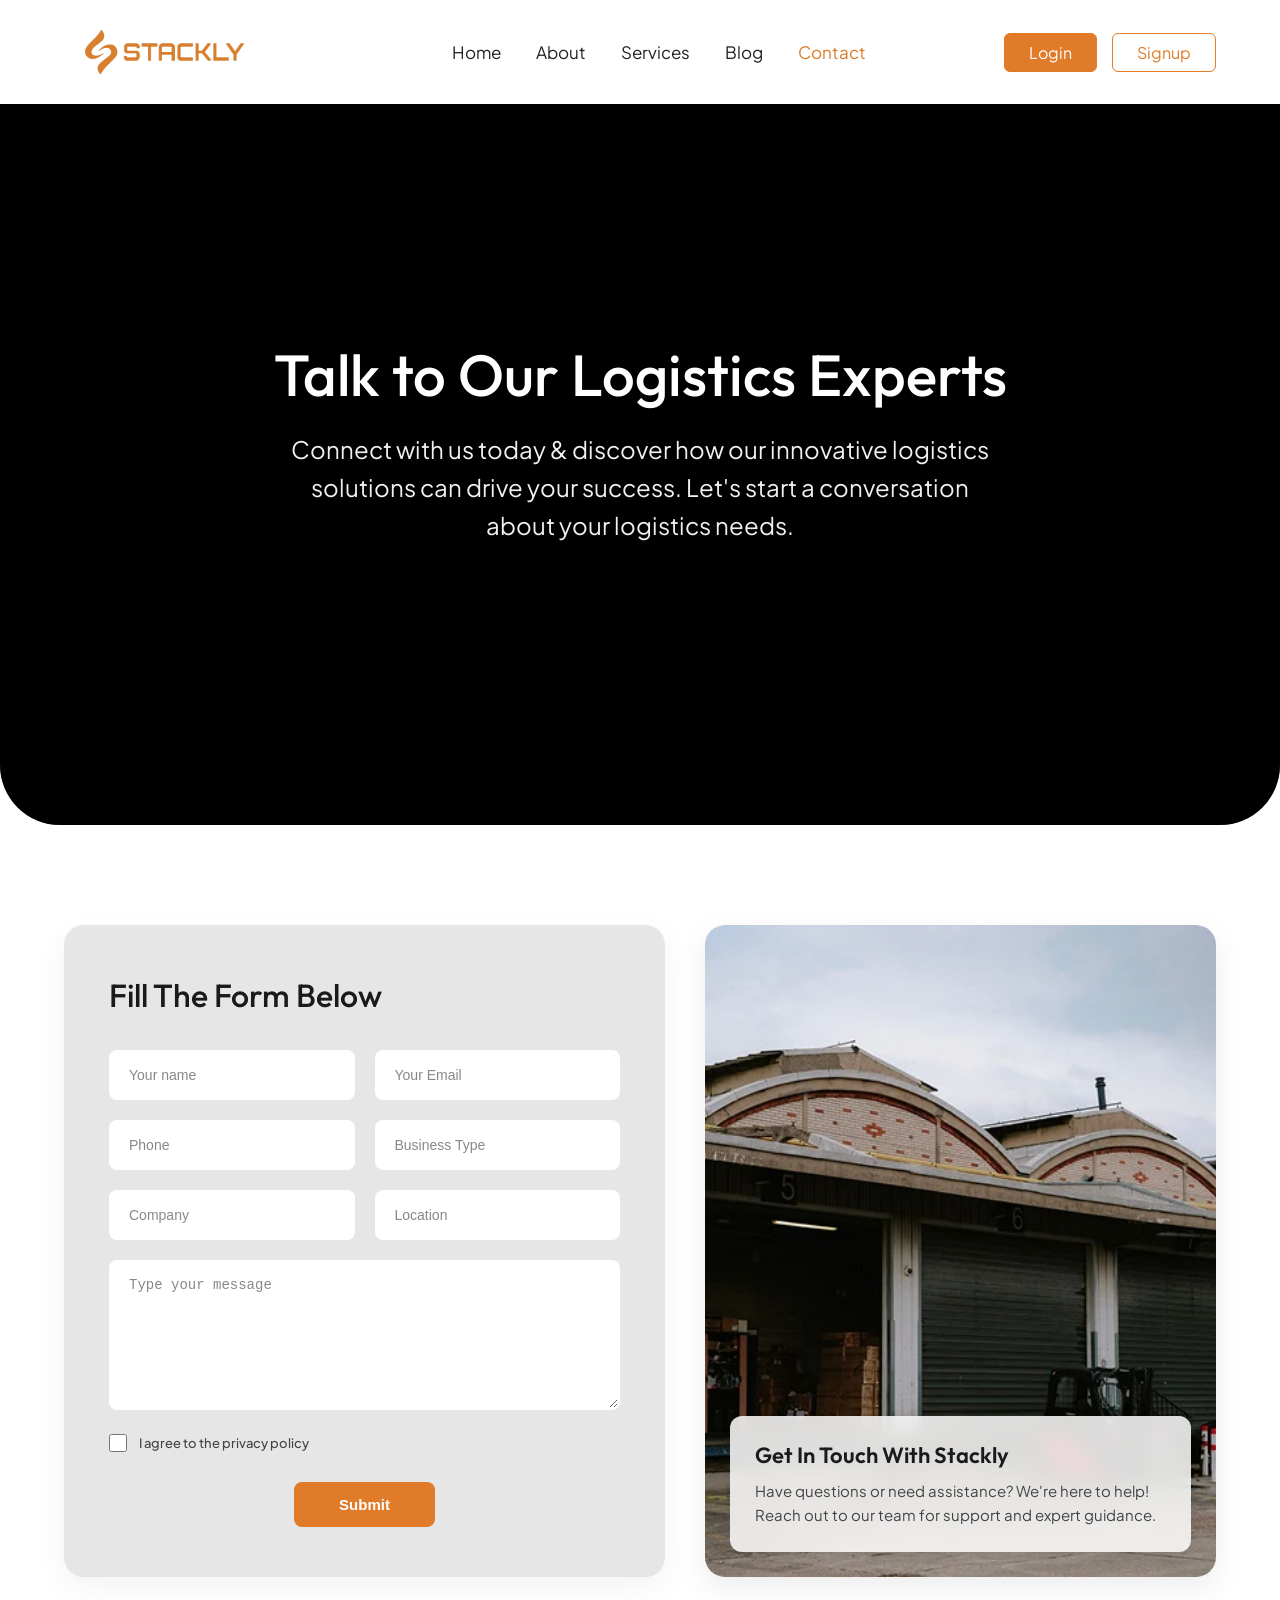
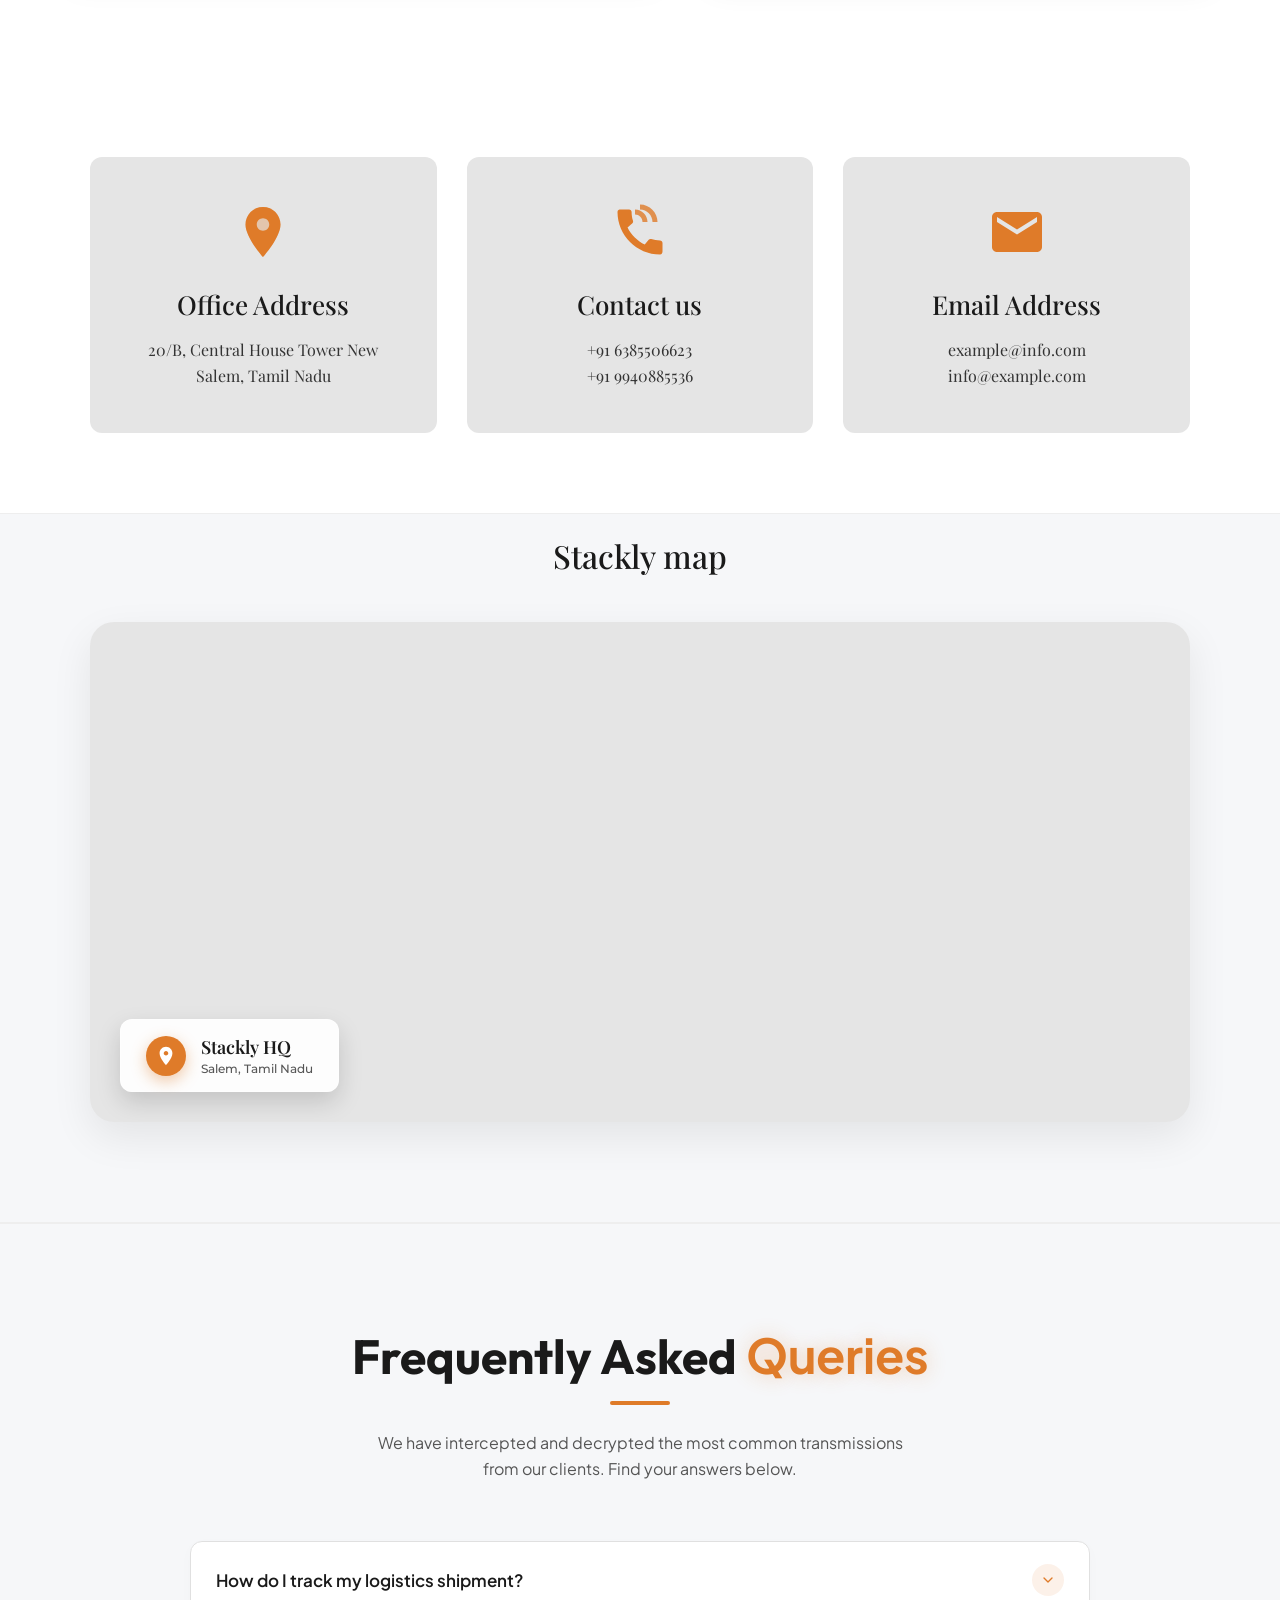
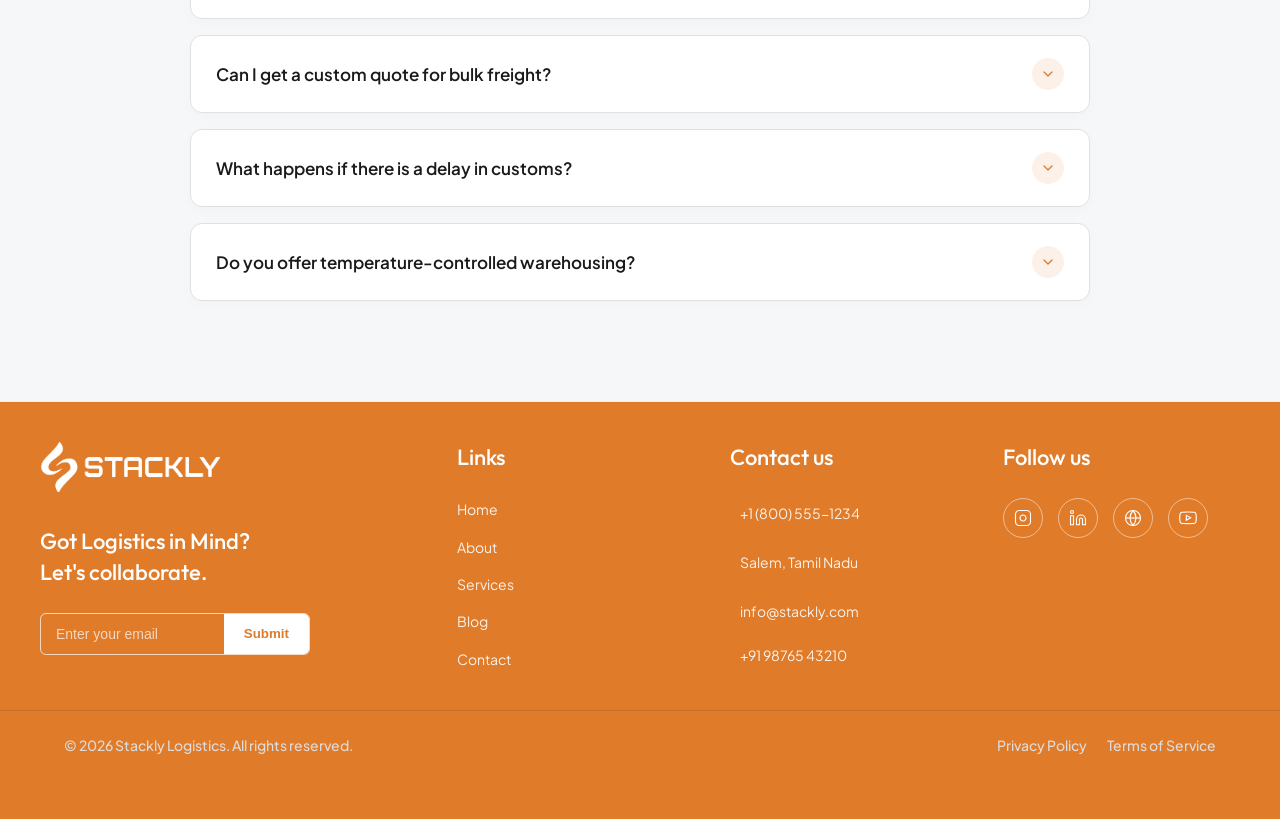
<file: contact.html>
<!DOCTYPE html>
<html lang="en">

<head>
    <meta charset="UTF-8">
    <meta name="viewport" content="width=device-width, initial-scale=1.0">
    <title>Contact</title>
    <link rel="stylesheet" href="contact.css">
    <link rel="stylesheet" href="Logistics.css">
    <link
        href="https://fonts.googleapis.com/css2?family=Montserrat:wght@300;400;600&family=Playfair+Display:wght@400;500;600&display=swap"
        rel="stylesheet">

    <link href="https://unpkg.com/aos@2.3.1/dist/aos.css" rel="stylesheet">
</head>

<body>

    <nav class="navbar">

        <a href="index.html" class="logo-container">
            <img src="./asset/orangelogo.webp" alt="Company Logo" class="logo-img">
        </a>


        <div class="nav-collapse">
            <ul class="nav-menu">
                <li class="nav-item"><a href="index.html" class="nav-link">Home</a></li>
                <li class="nav-item"><a href="about.html" class="nav-link">About</a></li>
                <li class="nav-item"><a href="services.html" class="nav-link">Services</a></li>
                <li class="nav-item"><a href="blog.html" class="nav-link">Blog</a></li>
                <li class="nav-item"><a href="contact.html" class="nav-link nav-active">Contact</a></li>
            </ul>

            <div class="nav-buttons">
                <a href="login.html" class="btn btn-login">Login</a>
                <a href="signup.html" class="btn btn-signup">Signup</a>
            </div>
        </div>


        <div class="hamburger">
            <span class="bar"></span>
            <span class="bar"></span>
            <span class="bar"></span>
        </div>
    </nav>


    <section class="contact-hero-section">


        <div class="bg-slider">

            <div class="bg-slide slide-1"></div>

            <div class="bg-slide slide-2"></div>
        </div>


        <div class="hero-dark-overlay"></div>


        <div class="container hero-content">
            <h1 class="hero-title" data-aos="fade-up" data-aos-duration="1000">
                Talk to Our Logistics Experts
            </h1>
            <p class="hero-subtitle" data-aos="fade-up" data-aos-delay="200" data-aos-duration="1000">
                Connect with us today & discover how our innovative logistics<br>
                solutions can drive your success. Let's start a conversation<br>
                about your logistics needs.
            </p>
        </div>
    </section>


    <section class="contact-form-section" id="contact">
        <div class="container">

            <div class="contact-layout-grid">


                <div class="form-wrapper">
                    <h2 class="form-title">Fill The Form Below</h2>


                    <form id="premiumContactForm" onsubmit="return false;" novalidate>

                        <div class="input-grid">
                            <input type="text" id="userName" placeholder="Your name">
                            <input type="email" id="userEmail" placeholder="Your Email">
                            <input type="tel" id="userPhone" placeholder="Phone">
                            <input type="text" id="businessType" placeholder="Business Type">
                            <input type="text" id="companyName" placeholder="Company">
                            <input type="text" id="location" placeholder="Location">
                        </div>


                        <textarea id="userMessage" placeholder="Type your message"></textarea>


                        <div class="checkbox-group">
                            <input type="checkbox" id="privacyPolicy">
                            <label for="privacyPolicy" id="privacyLabel">I agree to the privacy policy</label>
                        </div>


                        <div id="formMessage" class="form-msg"></div>


                        <div class="btn-wrap">
                            <button type="submit" id="submitBtn" class="btn-submit-orange">Submit</button>
                        </div>
                    </form>
                </div>


                <div class="image-wrapper">

                    <img src="./asset/Rectangle 96.webp" alt="Delivery Guy in Van">


                    <div class="image-overlay-card">
                        <h3>Get In Touch With Stackly</h3>
                        <p>Have questions or need assistance? We're here to help! Reach out to our team for support and
                            expert guidance.</p>
                    </div>
                </div>

            </div>

        </div>
    </section>




    <section class="contact-info-section">
        <div class="container">

            <div class="info-cards-grid">


                <div class="info-card" data-aos="fade-up" data-aos-delay="100">
                    <div class="card-icon">

                        <svg viewBox="0 0 24 24" fill="currentColor" xmlns="http://www.w3.org/2000/svg">
                            <path
                                d="M12 2C8.13 2 5 5.13 5 9c0 5.25 7 13 7 13s7-7.75 7-13c0-3.87-3.13-7-7-7zm0 9.5c-1.38 0-2.5-1.12-2.5-2.5s1.12-2.5 2.5-2.5 2.5 1.12 2.5 2.5-1.12 2.5-2.5 2.5z" />
                            <path d="M12 22s7-7.75 7-13c0-3.87-3.13-7-7-7S5 5.13 5 9c0 5.25 7 13 7 13z" opacity="0.3" />
                        </svg>
                    </div>
                    <h3 class="card-title">Office Address</h3>
                    <p class="card-text">
                        20/B, Central House Tower New<br>
                        Salem, Tamil Nadu
                    </p>
                </div>


                <div class="info-card" data-aos="fade-up" data-aos-delay="200">
                    <div class="card-icon">

                        <svg viewBox="0 0 24 24" fill="currentColor" xmlns="http://www.w3.org/2000/svg">
                            <path
                                d="M20.01 15.38c-1.23 0-2.42-.2-3.53-.56a.977.977 0 00-1.01.24l-1.57 1.97c-2.83-1.35-5.48-3.9-6.89-6.83l1.95-1.66c.27-.28.35-.67.24-1.02-.37-1.11-.56-2.3-.56-3.53 0-.54-.45-.99-.99-.99H4.19C3.65 3 3 3.24 3 3.99 3 13.28 10.73 21 20.01 21c.71 0 .99-.63.99-1.18v-3.45c0-.54-.45-.99-.99-.99z" />
                            <path
                                d="M19 8h-2c0-2.76-2.24-5-5-5V1c3.86 0 7 3.14 7 7zm-4 0h-2c0-1.65-1.35-3-3-3V3c2.76 0 5 2.24 5 5z"
                                opacity="0.8" />
                        </svg>
                    </div>
                    <h3 class="card-title">Contact us</h3>
                    <p class="card-text">
                        +91 6385506623<br>
                        +91 9940885536
                    </p>
                </div>


                <div class="info-card" data-aos="fade-up" data-aos-delay="300">
                    <div class="card-icon">

                        <svg viewBox="0 0 24 24" fill="currentColor" xmlns="http://www.w3.org/2000/svg">
                            <path
                                d="M20 4H4c-1.1 0-1.99.9-1.99 2L2 18c0 1.1.9 2 2 2h16c1.1 0 2-.9 2-2V6c0-1.1-.9-2-2-2zm0 4l-8 5-8-5V6l8 5 8-5v2z" />
                        </svg>
                    </div>
                    <h3 class="card-title">Email Address</h3>
                    <p class="card-text">
                        example@info.com<br>
                        info@example.com
                    </p>
                </div>

            </div>

        </div>
    </section>


    <section class="stackly-map-section bg-light-grey ">
        <div class="container">


            <h2 class="map-section-title" data-aos="fade-up" data-aos-duration="1000">Stackly map</h2>


            <div class="map-wrapper" data-aos="zoom-in" data-aos-duration="1200" data-aos-delay="200">


                <iframe src="https://www.google.com/maps/embed?pb=!1m18!1m12!1m3!1d3907.161609877049!2d78.17140487386634!3d11.682956588526372!2m3!1f0!2f0!3f0!3m2!1i1024!2i768!4f13.1!3m3!1m2!1s0x3babefef7fd970bb%3A0xe11aef1a71994f9!2sStackly!5e0!3m2!1sen!2sin!4v1781692635052!5m2!1sen!2sin%22
                        width=" 100%" height="100%" style="border:0;" allowfullscreen="" loading="lazy"
                    referrerpolicy="no-referrer-when-downgrade" class="cm-iframe dark-mode-map">
                </iframe>


                <div class="floating-map-card">
                    <div class="map-pin-icon">

                        <svg viewBox="0 0 24 24" fill="currentColor" xmlns="http://www.w3.org/2000/svg">
                            <path
                                d="M12 2C8.13 2 5 5.13 5 9c0 5.25 7 13 7 13s7-7.75 7-13c0-3.87-3.13-7-7-7zm0 9.5c-1.38 0-2.5-1.12-2.5-2.5s1.12-2.5 2.5-2.5 2.5 1.12 2.5 2.5-1.12 2.5-2.5 2.5z" />
                        </svg>
                    </div>
                    <div class="floating-card-text">
                        <h4>Stackly HQ</h4>
                        <p>Salem, Tamil Nadu</p>
                    </div>
                </div>

            </div>

        </div>
    </section>


    <section class="faq-section bg-light-grey ">
        <div class="container">


            <div class="faq-header" data-aos="fade-up" data-aos-duration="1000">
                <h2 class="faq-main-title">Frequently Asked <span class="highlight-orange">Queries</span></h2>
                <div class="title-underline"></div>
                <p class="faq-subtitle">
                    We have intercepted and decrypted the most common transmissions<br>
                    from our clients. Find your answers below.
                </p>
            </div>


            <div class="faq-accordion-wrapper">


                <div class="faq-item" data-aos="fade-up" data-aos-delay="100">
                    <button class="faq-question">
                        <span class="question-text">How do I track my logistics shipment?</span>
                        <div class="icon-circle">
                            <svg viewBox="0 0 24 24" fill="none" stroke="currentColor" stroke-width="2"
                                stroke-linecap="round" stroke-linejoin="round">
                                <polyline points="6 9 12 15 18 9"></polyline>
                            </svg>
                        </div>
                    </button>
                    <div class="faq-answer">
                        <div class="answer-content">
                            You can easily track your shipment using the tracking number provided in your confirmation
                            email. Simply enter it on our dedicated tracking page for real-time location updates.
                        </div>
                    </div>
                </div>


                <div class="faq-item" data-aos="fade-up" data-aos-delay="200">
                    <button class="faq-question">
                        <span class="question-text">Can I get a custom quote for bulk freight?</span>
                        <div class="icon-circle">
                            <svg viewBox="0 0 24 24" fill="none" stroke="currentColor" stroke-width="2"
                                stroke-linecap="round" stroke-linejoin="round">
                                <polyline points="6 9 12 15 18 9"></polyline>
                            </svg>
                        </div>
                    </button>
                    <div class="faq-answer">
                        <div class="answer-content">
                            Yes, absolutely! We offer customized pricing for bulk shipments. Please contact our sales
                            team through the 'Request a Quote' button, and we will tailor a package specifically for
                            your business needs.
                        </div>
                    </div>
                </div>


                <div class="faq-item" data-aos="fade-up" data-aos-delay="300">
                    <button class="faq-question">
                        <span class="question-text">What happens if there is a delay in customs?</span>
                        <div class="icon-circle">
                            <svg viewBox="0 0 24 24" fill="none" stroke="currentColor" stroke-width="2"
                                stroke-linecap="round" stroke-linejoin="round">
                                <polyline points="6 9 12 15 18 9"></polyline>
                            </svg>
                        </div>
                    </button>
                    <div class="faq-answer">
                        <div class="answer-content">
                            Our dedicated customs clearance team works 24/7 to ensure compliance and avoid delays. In
                            the rare event of a hold-up, we proactively communicate with the authorities and keep you
                            updated every step of the way.
                        </div>
                    </div>
                </div>


                <div class="faq-item" data-aos="fade-up" data-aos-delay="400">
                    <button class="faq-question">
                        <span class="question-text">Do you offer temperature-controlled warehousing?</span>
                        <div class="icon-circle">
                            <svg viewBox="0 0 24 24" fill="none" stroke="currentColor" stroke-width="2"
                                stroke-linecap="round" stroke-linejoin="round">
                                <polyline points="6 9 12 15 18 9"></polyline>
                            </svg>
                        </div>
                    </button>
                    <div class="faq-answer">
                        <div class="answer-content">
                            Yes, we have state-of-the-art temperature-controlled facilities that comply with GDP cold
                            chain standards, ensuring your sensitive products remain safe and secure.
                        </div>
                    </div>
                </div>

            </div>
        </div>
    </section>

    <footer class="stackly-full-footer">
        <div class="footer-inner-content">
            <div class="footer-grid">


                <div class="footer-col">
                    <div class="footer-logo">
                        <a href="index.html">
                            <img src="./asset/orangelogo.webp" alt="Company Logo" class="logo-img footer-logo">
                        </a>
                    </div>
                    <h4 class="footer-heading">Got Logistics in Mind?<br>Let's collaborate.</h4>

                    <form id="newsletterForm" class="newsletter-form" novalidate>
                        <div class="input-group">
                            <input type="email" id="emailInput" placeholder="Enter your email" required>
                            <button type="submit" id="submitBtn">Submit</button>
                        </div>
                        <span id="emailError" class="error-message">Please enter a valid email address.</span>
                        <span id="emailSuccess" class="success-message">Successfully Subscribed!</span>
                    </form>
                </div>

                <div class="footer-col">
                    <h4 class="footer-heading">Links</h4>
                    <div class="footer-links">
                        <a href="index.html">Home</a>
                        <a href="about.html">About</a>
                        <a href="services.html">Services</a>
                        <a href="blog.html">Blog</a>
                        <a href="contact.html">Contact</a>
                    </div>
                </div>

                <div class="footer-col">
                    <h4 class="footer-heading">Contact us</h4>
                    <div class="footer-links contact-info-list">


                        <p class="contact-item">
                            <i class="fa-solid fa-phone"></i>
                            <span>+1 (800) 555-1234</span>
                        </p>


                        <p class="contact-item address">
                            <i class="fa-solid fa-location-dot"></i>
                            <span>Salem, Tamil Nadu</span>
                        </p>


                        <p class="contact-item">
                            <i class="fa-solid fa-envelope"></i>
                            <span>info@stackly.com</span>
                        </p>


                        <p class="contact-item">
                            <i class="fa-solid fa-mobile-screen-button"></i>
                            <span>+91 98765 43210</span>
                        </p>

                    </div>
                </div>




                <div class="footer-col">
                    <h4 class="footer-heading">Follow us</h4>
                    <div class="social-icons">
                        <a href="404.html"><svg viewBox="0 0 24 24" fill="none" stroke="currentColor"
                                stroke-width="1.5">
                                <rect x="2" y="2" width="20" height="20" rx="5" ry="5"></rect>
                                <path d="M16 11.37A4 4 0 1 1 12.63 8 4 4 0 0 1 16 11.37z"></path>
                                <line x1="17.5" y1="6.5" x2="17.51" y2="6.5"></line>
                            </svg></a>
                        <a href="404.html"><svg viewBox="0 0 24 24" fill="none" stroke="currentColor" stroke-width="1.5"
                                stroke-linecap="round" stroke-linejoin="round">
                                <path
                                    d="M16 8a6 6 0 0 1 6 6v7h-4v-7a2 2 0 0 0-2-2 2 2 0 0 0-2 2v7h-4v-7a6 6 0 0 1 6-6z">
                                </path>
                                <rect x="2" y="9" width="4" height="12"></rect>
                                <circle cx="4" cy="4" r="2"></circle>
                            </svg></a>
                        <a href="404.html"><svg viewBox="0 0 24 24" fill="none" stroke="currentColor"
                                stroke-width="1.5">
                                <circle cx="12" cy="12" r="10"></circle>
                                <line x1="2" y1="12" x2="22" y2="12"></line>
                                <path
                                    d="M12 2a15.3 15.3 0 0 1 4 10 15.3 15.3 0 0 1-4 10 15.3 15.3 0 0 1-4-10 15.3 15.3 0 0 1 4-10z">
                                </path>
                            </svg></a>
                        <a href="404.html"><svg viewBox="0 0 24 24" fill="none" stroke="currentColor"
                                stroke-width="1.5">
                                <path
                                    d="M22.54 6.42a2.78 2.78 0 0 0-1.94-2C18.88 4 12 4 12 4s-6.88 0-8.6.46a2.78 2.78 0 0 0-1.94 2A29 29 0 0 0 1 11.75a29 29 0 0 0 .46 5.33 2.78 2.78 0 0 0 1.94 2c1.72.46 8.6.46 8.6.46s6.88 0 8.6-.46a2.78 2.78 0 0 0 1.94-2 29 29 0 0 0 .46-5.33 29 29 0 0 0-.46-5.33z">
                                </path>
                                <polygon points="9.75 15.02 15.5 11.75 9.75 8.48 9.75 15.02"></polygon>
                            </svg></a>
                    </div>
                </div>

            </div>
        </div>


        <div class="footer-bottom-bar">
            <p>&copy; 2026 Stackly Logistics. All rights reserved.</p>
            <div class="footer-bottom-links">
                <a href="404.html">Privacy Policy</a>
                <a href="404.html">Terms of Service</a>
            </div>
        </div>
    </footer>






    <script src="https://unpkg.com/aos@2.3.1/dist/aos.js"></script>
    <script src="https://cdnjs.cloudflare.com/ajax/libs/gsap/3.12.2/gsap.min.js"></script>
    <script src="main.js"></script>

    <script>

        AOS.init({
            once: true,
            offset: 50,
        });

    </script>

    <script>
        document.addEventListener("DOMContentLoaded", function () {

            const contactForm = document.getElementById('premiumContactForm');
            const formMessage = document.getElementById('formMessage');
            const submitBtn = document.getElementById('submitBtn');

            const nameInput = document.getElementById('userName');
            const emailInput = document.getElementById('userEmail');
            const phoneInput = document.getElementById('userPhone');
            const businessTypeInput = document.getElementById('businessType');
            const companyInput = document.getElementById('companyName');
            const locationInput = document.getElementById('location');
            const messageInput = document.getElementById('userMessage');
            const privacyInput = document.getElementById('privacyPolicy');
            const privacyLabel = document.getElementById('privacyLabel');


            nameInput.addEventListener('input', function () {
                this.value = this.value.replace(/[^a-zA-Z\s]/g, '');
            });


            phoneInput.addEventListener('input', function () {
                this.value = this.value.replace(/[^0-9]/g, '');
            });



            const allInputs = [
                nameInput, emailInput, phoneInput,
                businessTypeInput, companyInput, locationInput, messageInput
            ];

            allInputs.forEach(input => {
                input.addEventListener('input', function () {
                    this.classList.remove('input-error', 'shake-error');
                    if (formMessage.classList.contains('error')) formMessage.style.display = 'none';
                });
            });

            privacyInput.addEventListener('change', function () {
                privacyLabel.classList.remove('checkbox-error');
                if (formMessage.classList.contains('error')) formMessage.style.display = 'none';
            });

            contactForm.addEventListener('submit', function (e) {
                e.preventDefault();

                let isValid = true;
                formMessage.className = 'form-msg';
                formMessage.style.display = 'none';


                if (nameInput.value.trim() === '') {
                    triggerError(nameInput);
                    isValid = false;
                }


                const emailRegex = /^[^\s@]+@[^\s@]+\.[^\s@]+$/;
                if (!emailRegex.test(emailInput.value.trim())) {
                    triggerError(emailInput);
                    isValid = false;
                }


                const phoneRegex = /^[0-9]{7,15}$/;
                if (!phoneRegex.test(phoneInput.value.trim())) {
                    triggerError(phoneInput);
                    isValid = false;
                }


                if (businessTypeInput.value.trim() === '') {
                    triggerError(businessTypeInput);
                    isValid = false;
                }


                if (companyInput.value.trim() === '') {
                    triggerError(companyInput);
                    isValid = false;
                }


                if (locationInput.value.trim() === '') {
                    triggerError(locationInput);
                    isValid = false;
                }


                if (messageInput.value.trim() === '') {
                    triggerError(messageInput);
                    isValid = false;
                }


                if (!privacyInput.checked) {
                    privacyLabel.classList.add('checkbox-error');
                    isValid = false;
                }

                if (!isValid) {
                    formMessage.innerText = 'Please fill in the highlighted fields correctly.';
                    formMessage.classList.add('error');
                    formMessage.style.display = 'block';
                    return false;
                }


                formMessage.innerText = 'Thank you! Your message has been sent successfully.';
                formMessage.classList.add('success');
                formMessage.style.display = 'block';

                submitBtn.innerText = "Sent!";
                submitBtn.style.backgroundColor = "#2e7d32";


                window.location.href = '404.html';


                setTimeout(() => {
                    contactForm.reset();
                    formMessage.style.display = 'none';
                    formMessage.classList.remove('success');
                    submitBtn.innerText = "Submit";
                    submitBtn.style.backgroundColor = "";
                }, 3000);

            });

            function triggerError(element) {
                element.classList.remove('shake-error');
                void element.offsetWidth;
                element.classList.add('input-error', 'shake-error');
            }
        });
    </script>

    <script>
        document.addEventListener("DOMContentLoaded", function () {

            const faqItems = document.querySelectorAll('.faq-item');

            faqItems.forEach(item => {
                const questionBtn = item.querySelector('.faq-question');
                const answer = item.querySelector('.faq-answer');

                questionBtn.addEventListener('click', () => {


                    const isActive = item.classList.contains('active');


                    faqItems.forEach(otherItem => {
                        otherItem.classList.remove('active');
                        otherItem.querySelector('.faq-answer').style.maxHeight = null;
                    });


                    if (!isActive) {
                        item.classList.add('active');

                        answer.style.maxHeight = answer.scrollHeight + "px";
                    }
                });
            });
        });
    </script>


</body>

</html>
</file>
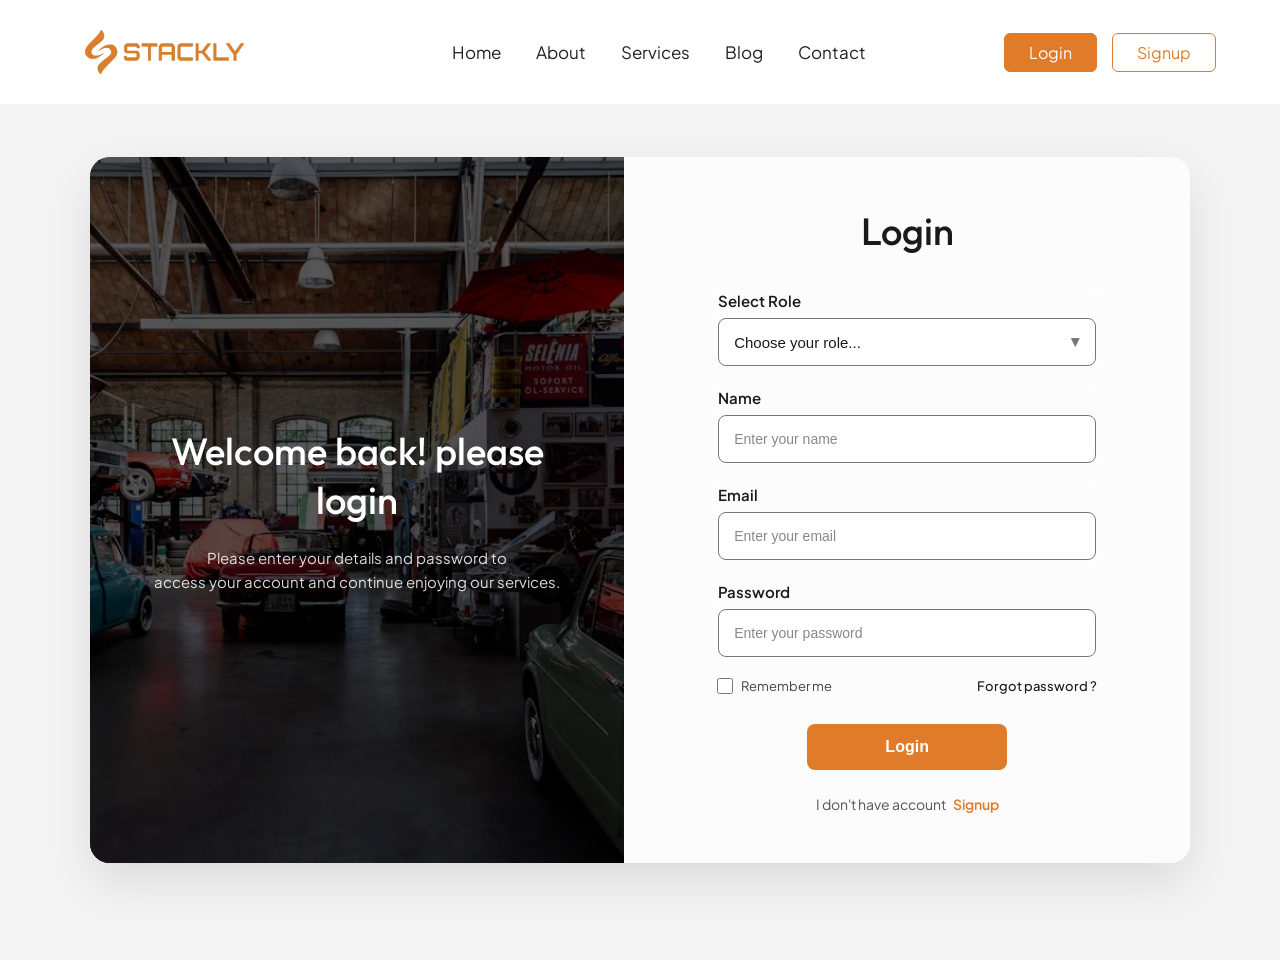
<file: login.html>
<!DOCTYPE html>
<html lang="en">

<head>
    <meta charset="UTF-8">
    <meta name="viewport" content="width=device-width, initial-scale=1.0">
    <title>Login</title>
    <link rel="stylesheet" href="login.css">
    <link rel="stylesheet" href="Logistics.css">
</head>

<body>
    <nav class="navbar">

        <a href="index.html" class="logo-container">
            <img src="./asset/orangelogo.webp" alt="Company Logo" class="logo-img">
        </a>


        <div class="nav-collapse">
            <ul class="nav-menu">
                <li class="nav-item"><a href="index.html" class="nav-link">Home</a></li>
                <li class="nav-item"><a href="about.html" class="nav-link">About</a></li>
                <li class="nav-item"><a href="services.html" class="nav-link">Services</a></li>
                <li class="nav-item"><a href="blog.html" class="nav-link">Blog</a></li>
                <li class="nav-item"><a href="contact.html" class="nav-link">Contact</a></li>
            </ul>

            <div class="nav-buttons">
                <a href="login.html" class="btn btn-login">Login</a>
                <a href="signup.html" class="btn btn-signup">Signup</a>
            </div>
        </div>


        <div class="hamburger">
            <span class="bar"></span>
            <span class="bar"></span>
            <span class="bar"></span>
        </div>
    </nav>


    <section class="login-section">
        <div class="container">

            <div class="login-card-wrapper">


                <div class="login-image-col" data-aos="fade-right" data-aos-duration="1000">
                    <div class="image-bg-zoom"></div>
                    <div class="image-overlay"></div>

                    <div class="image-text-content">
                        <h3>Welcome back! please<br>login</h3>
                        <p>Please enter your details and password to<br>access your account and continue enjoying our
                            services.</p>
                    </div>
                </div>


                <div class="login-form-col" data-aos="fade-left" data-aos-duration="1000">
                    <div class="form-inner">
                        <h2 class="login-title">Login</h2>

                        <form id="loginForm" novalidate>


                            <div class="input-group">
                                <label for="userRole">Select Role</label>
                                <div class="select-wrapper">
                                    <select id="userRole" required>
                                        <option value="" disabled selected>Choose your role...</option>
                                        <option value="admin">Admin (Dashboard)</option>
                                        <option value="user">User (Dashboard)</option>
                                    </select>
                                </div>
                            </div>


                            <div class="input-group">
                                <label for="loginName">Name</label>
                                <input type="text" id="loginName" placeholder="Enter your name" required>
                            </div>


                            <div class="input-group">
                                <label for="loginEmail">Email</label>
                                <input type="email" id="loginEmail" placeholder="Enter your email" required>
                            </div>


                            <div class="input-group">
                                <label for="loginPassword">Password</label>
                                <input type="password" id="loginPassword" placeholder="Enter your password" required>
                            </div>


                            <div class="form-options-row">
                                <div class="checkbox-group">
                                    <input type="checkbox" id="rememberMe">
                                    <label for="rememberMe">Remember me</label>
                                </div>
                                <a href="404.html" class="forgot-link">Forgot password ?</a>
                            </div>


                            <div id="loginMsg" class="form-msg"></div>


                            <div class="btn-wrap">
                                <button type="submit" id="loginBtn" class="btn-login-orange">Login</button>
                            </div>


                            <p class="signup-redirect-text">
                                I don't have account <a href="signup.html">Signup</a>
                            </p>

                        </form>
                    </div>
                </div>

            </div>

        </div>
    </section>

    <script src="main.js"></script>

    <script>
        document.addEventListener("DOMContentLoaded", function () {

            const loginForm = document.getElementById('loginForm');
            const formMsg = document.getElementById('loginMsg');
            const loginBtn = document.getElementById('loginBtn');


            const roleInput = document.getElementById('userRole');
            const nameInput = document.getElementById('loginName');
            const emailInput = document.getElementById('loginEmail');
            const passInput = document.getElementById('loginPassword');


            const requiredInputs = [roleInput, nameInput, emailInput, passInput];

            requiredInputs.forEach(input => {
                input.addEventListener('input', function () {
                    this.classList.remove('input-error', 'shake-error');
                    if (formMsg.classList.contains('error')) formMsg.style.display = 'none';
                });
            });


            loginForm.addEventListener('submit', function (e) {
                e.preventDefault();

                let isValid = true;
                formMsg.className = 'form-msg';
                formMsg.style.display = 'none';


                if (roleInput.value === '') {
                    triggerError(roleInput);
                    isValid = false;
                }


                if (nameInput.value.trim() === '') {
                    triggerError(nameInput);
                    isValid = false;
                }


                const emailRegex = /^[^\s@]+@[^\s@]+\.[^\s@]+$/;
                if (!emailRegex.test(emailInput.value.trim())) {
                    triggerError(emailInput);
                    isValid = false;
                }


                if (passInput.value.trim().length === 0) {
                    triggerError(passInput);
                    isValid = false;
                }


                if (!isValid) {
                    formMsg.innerText = 'Please fill all fields correctly.';
                    formMsg.classList.add('error');
                    formMsg.style.display = 'block';
                    return false;
                }


                const selectedRole = roleInput.value;
                formMsg.innerText = `Login successful! Redirecting to ${selectedRole} dashboard...`;
                formMsg.classList.add('success');
                formMsg.style.display = 'block';

                loginBtn.innerText = "Authenticating...";
                loginBtn.style.backgroundColor = "#2e7d32";
                loginBtn.style.pointerEvents = "none";
                localStorage.setItem("UserMail", emailInput.value);

                setTimeout(() => {
                    if (selectedRole === 'admin') {
                        window.location.href = 'admin.html';
                    } else {
                        window.location.href = 'user.html';
                    }
                }, 500);

            });

            function triggerError(element) {
                element.classList.remove('shake-error');
                void element.offsetWidth;
                element.classList.add('input-error', 'shake-error');
            }
        });
    </script>


</body>

</html>
</file>
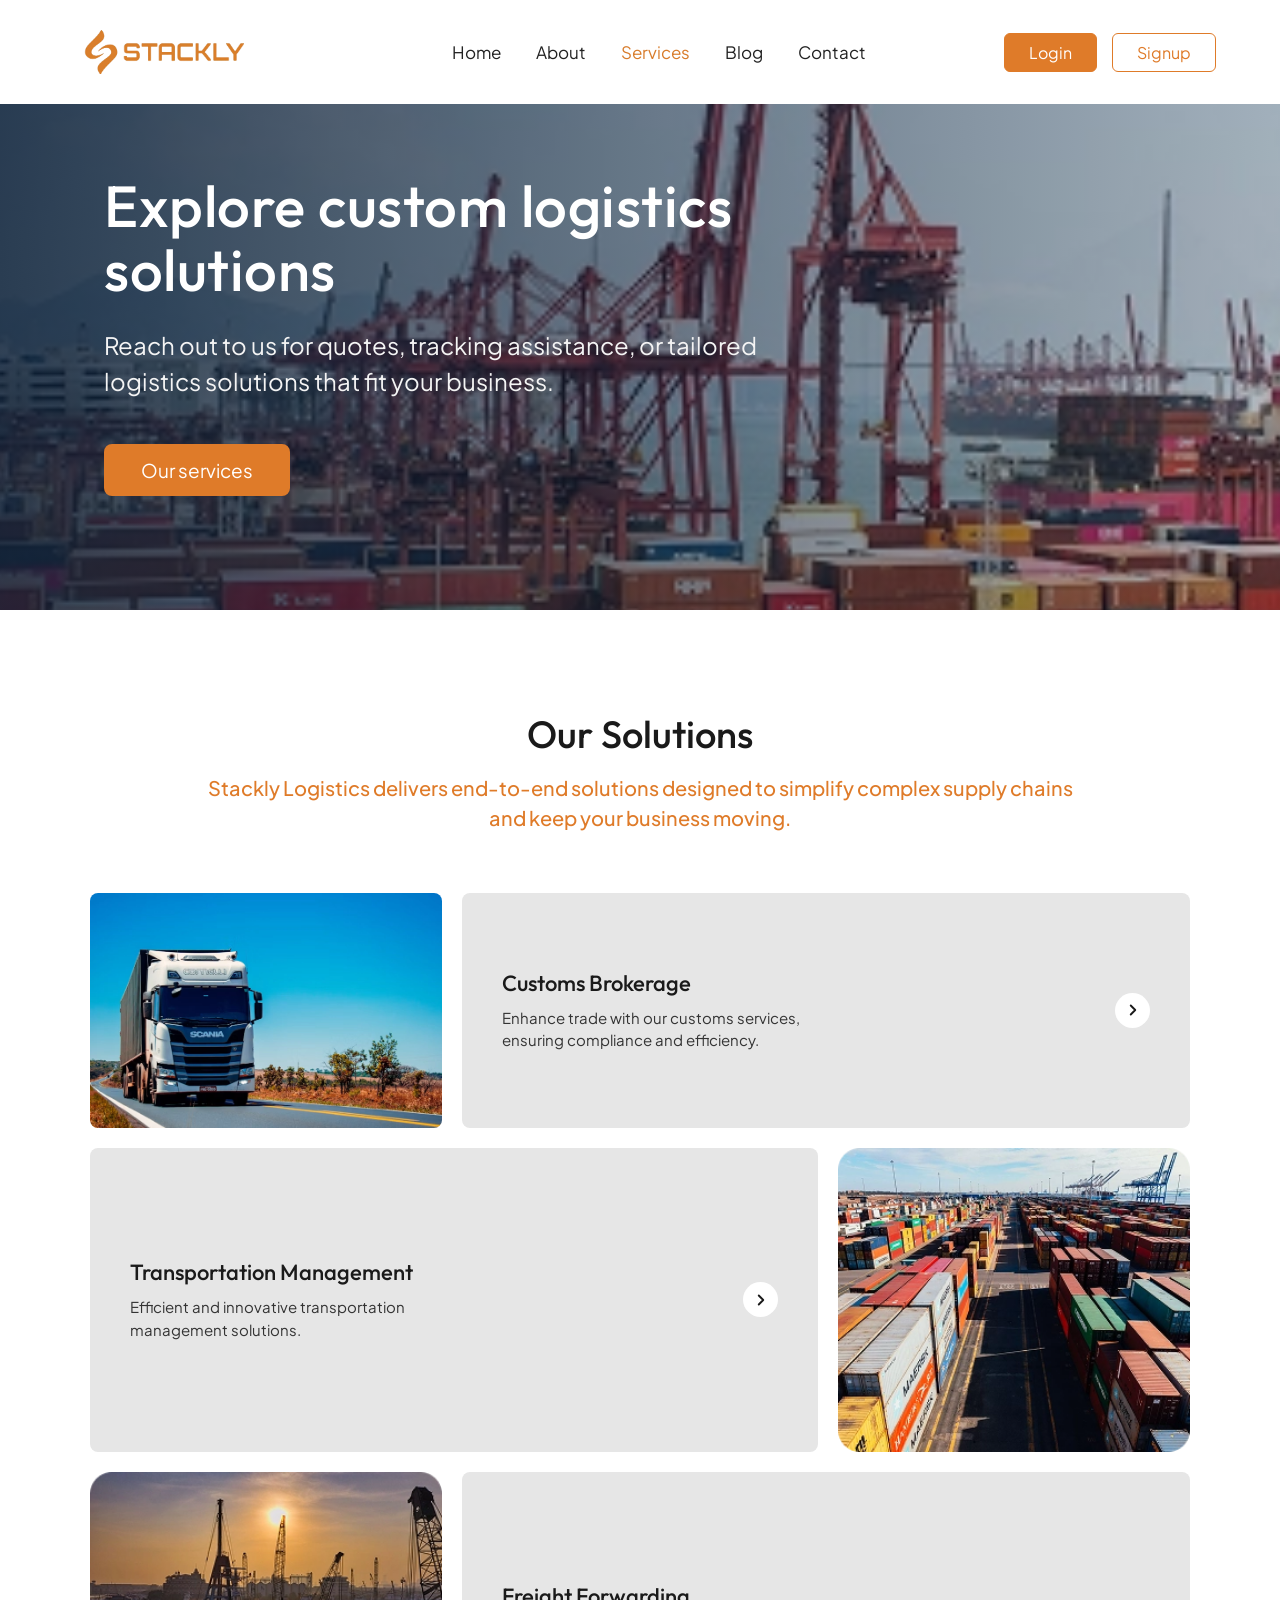
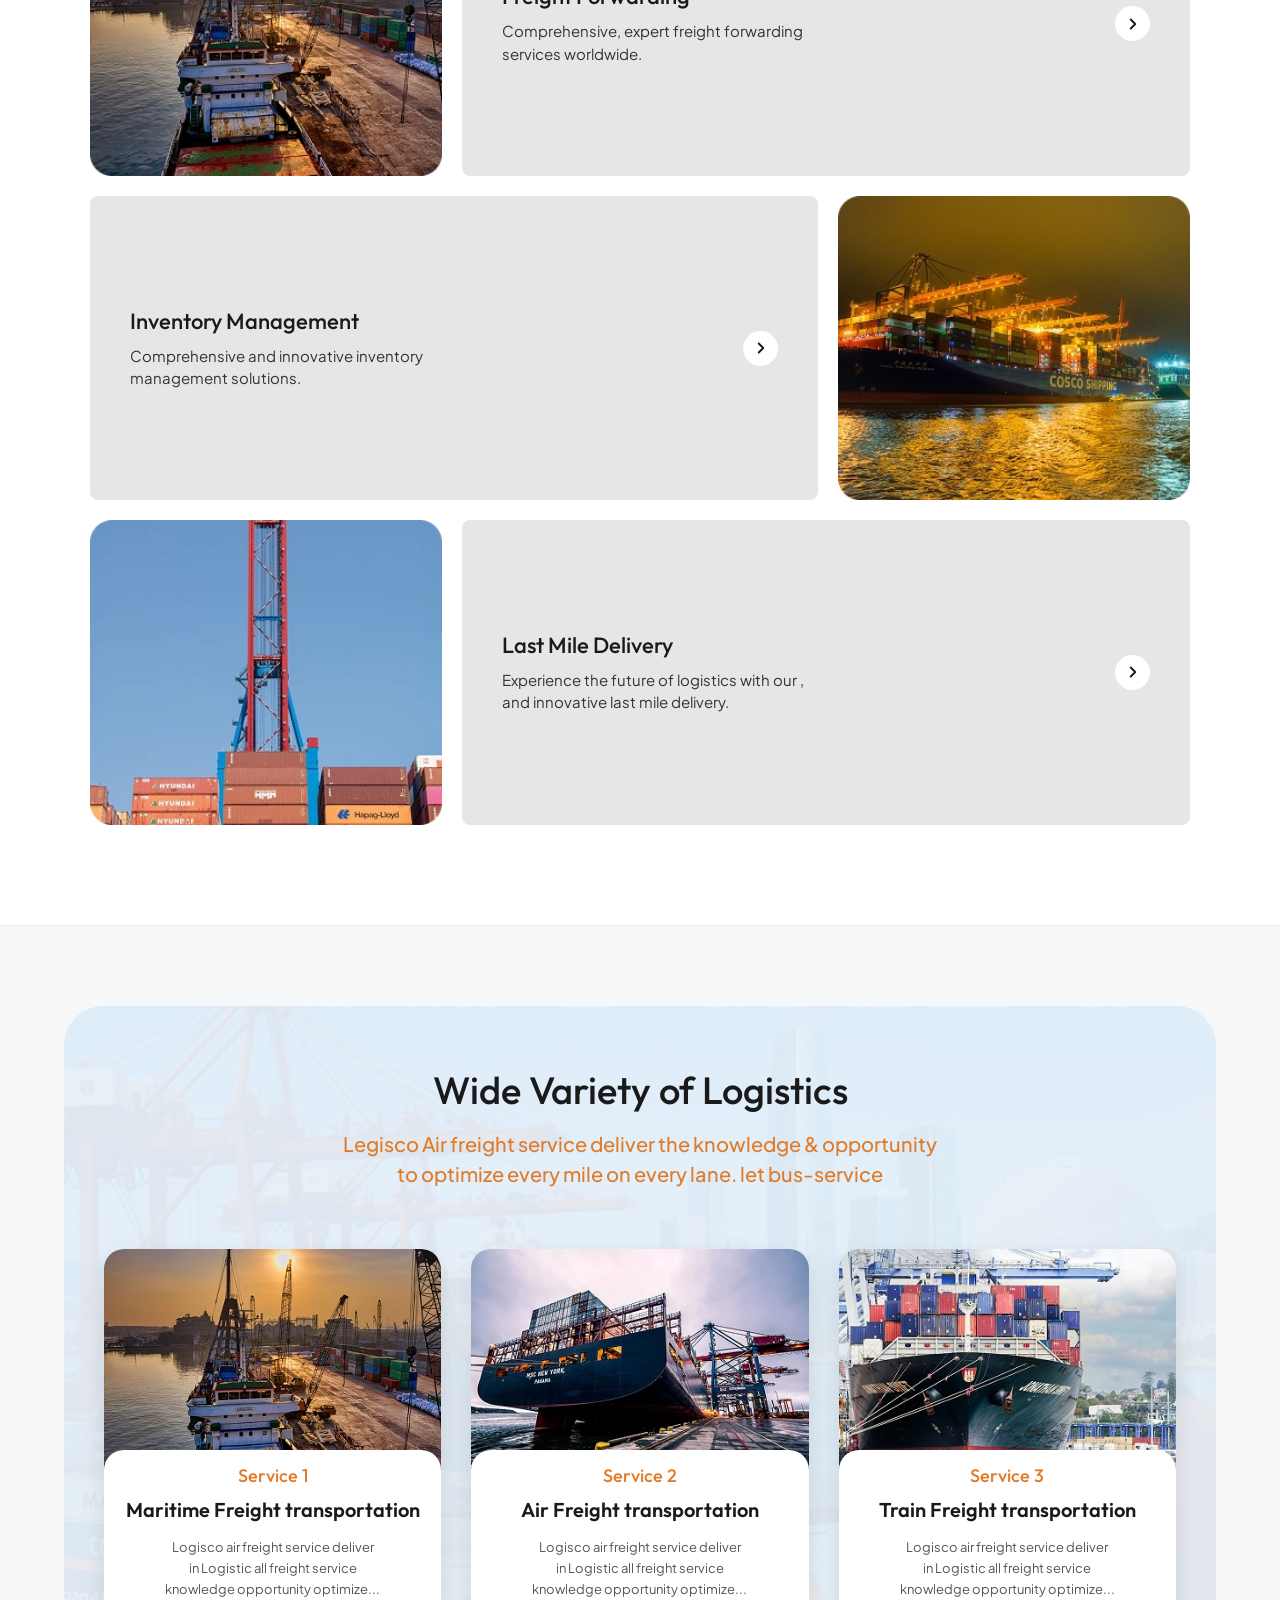
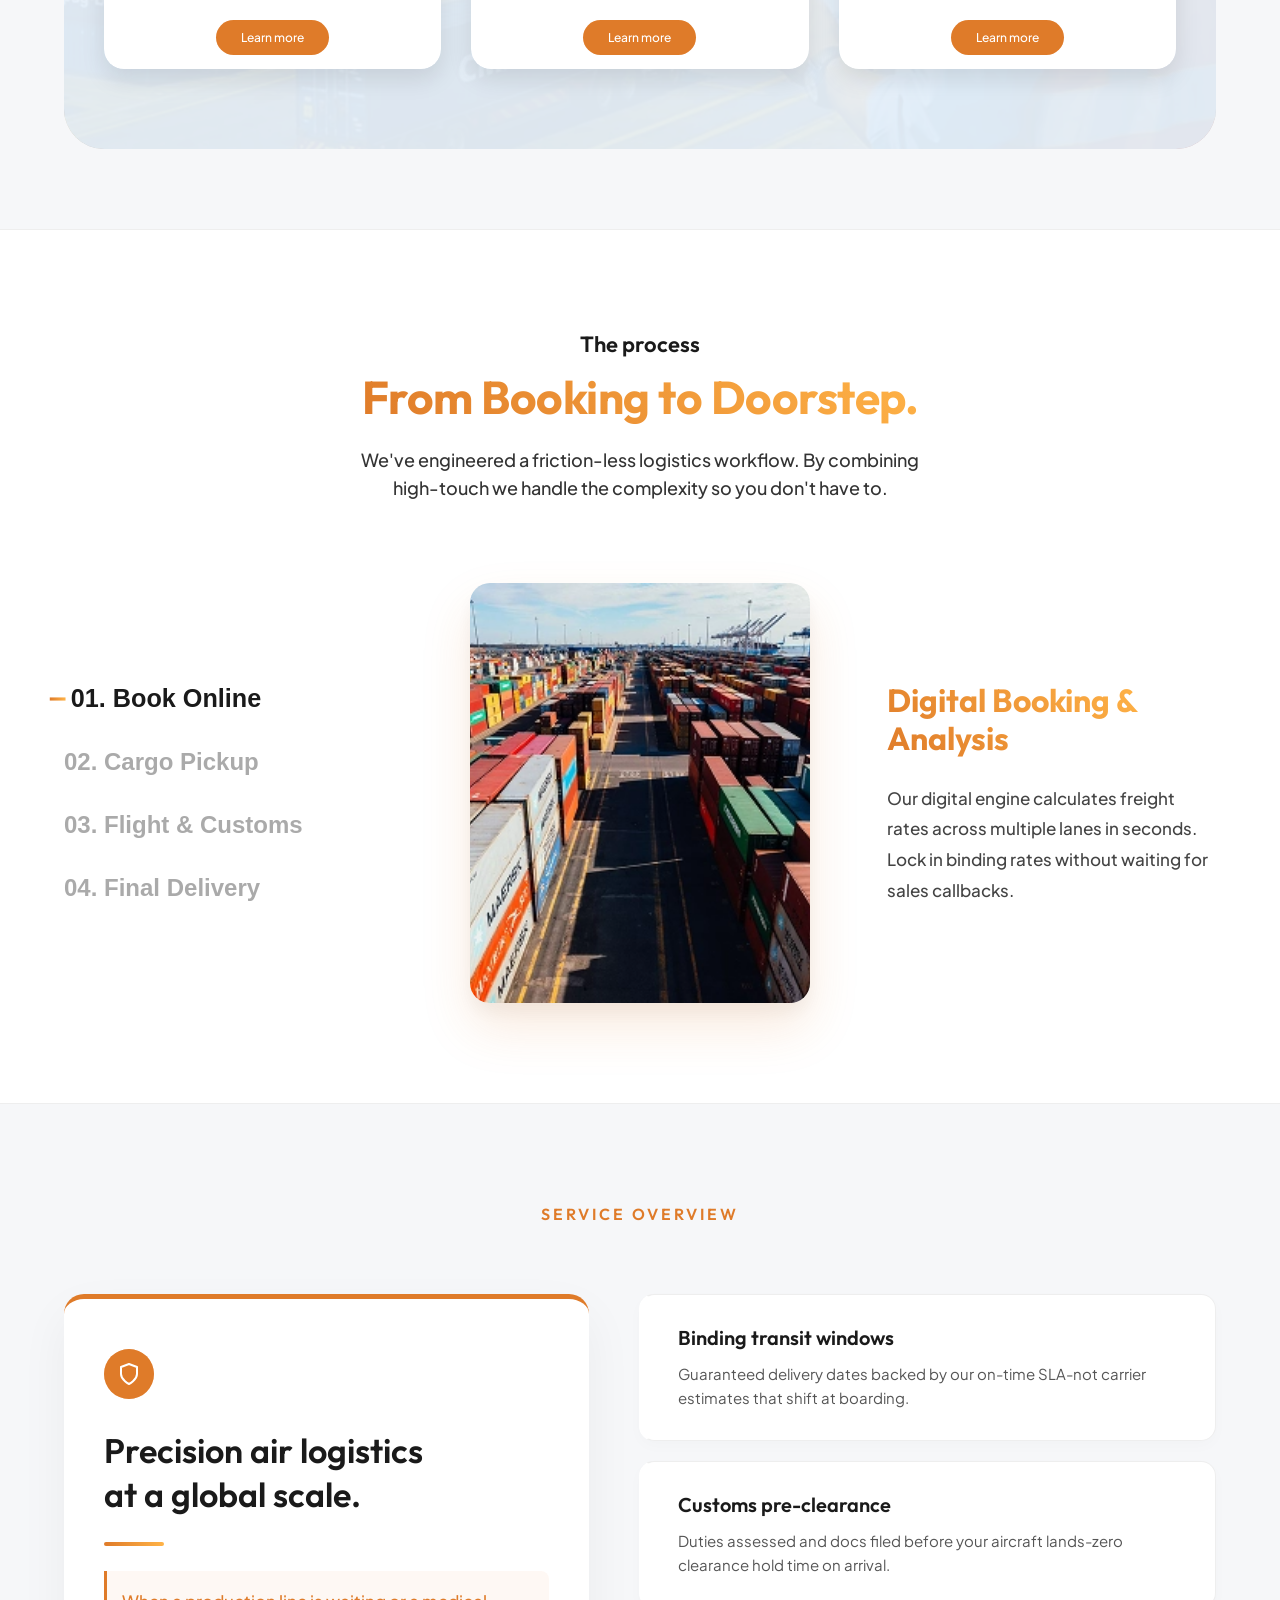
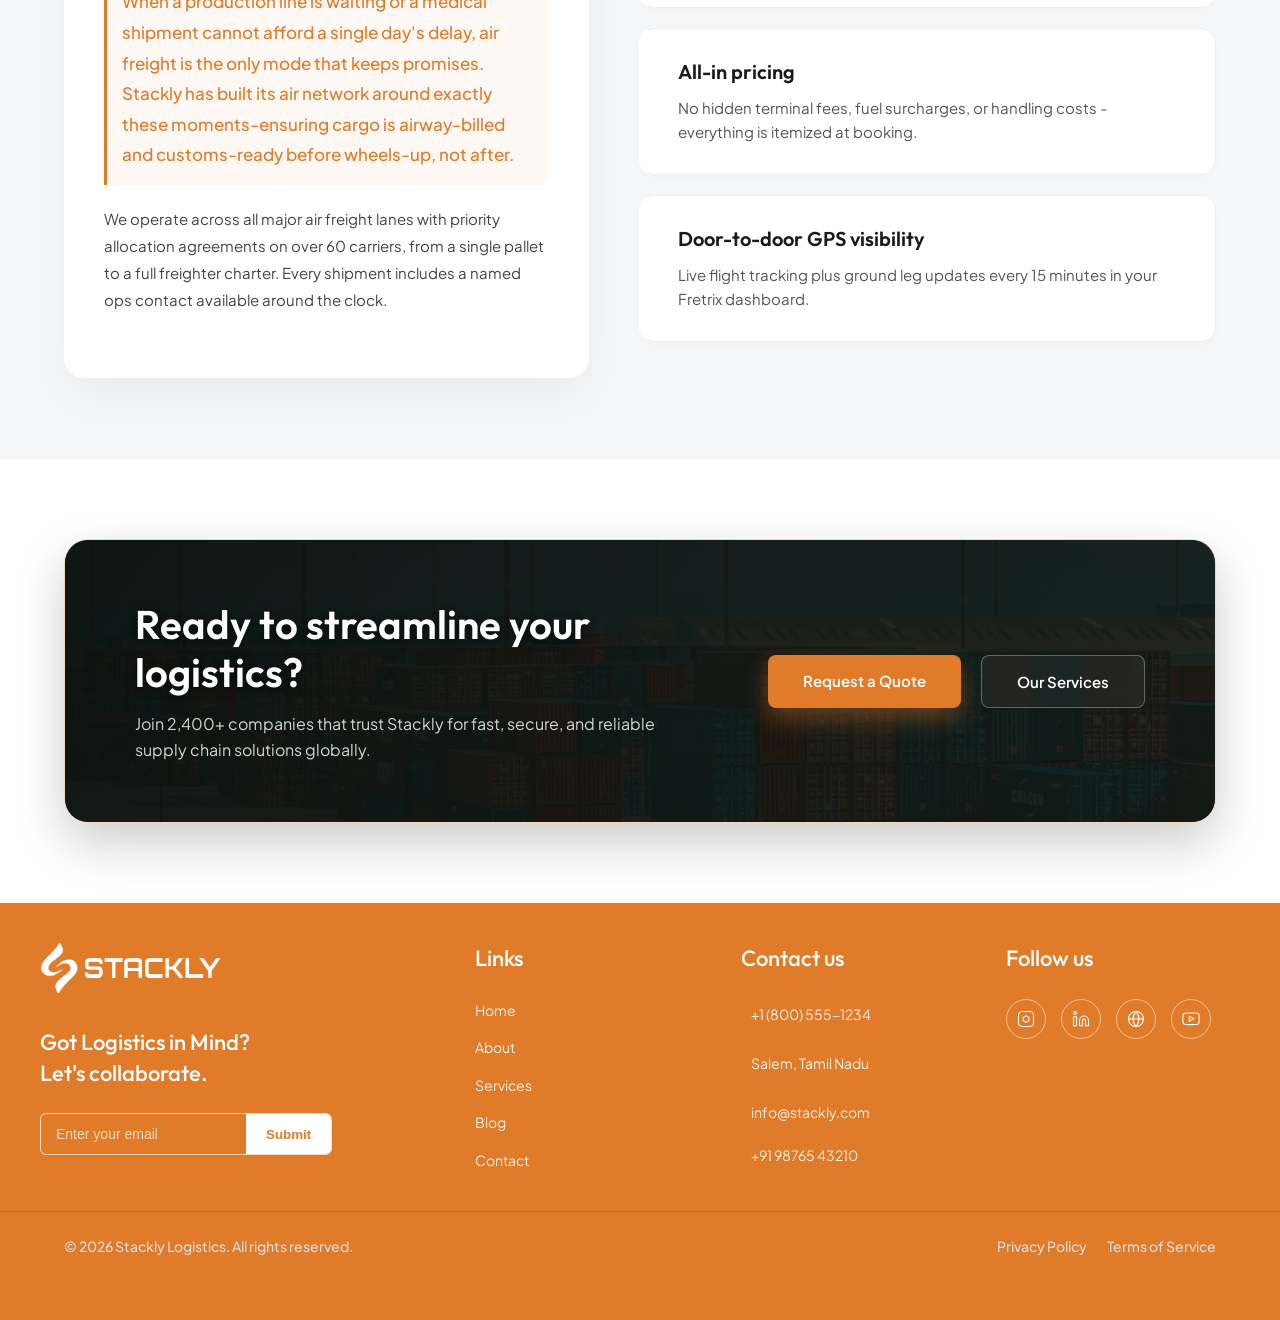
<file: services.html>
<!DOCTYPE html>
<html lang="en">

<head>
    <meta charset="UTF-8">
    <meta name="viewport" content="width=device-width, initial-scale=1.0">
    <title>Services</title>
    <link rel="stylesheet" href="services.css">
    <link rel="stylesheet" href="Logistics.css">
    <link
        href="https://fonts.googleapis.com/css2?family=Montserrat:wght@300;400;600&family=Playfair+Display:wght@400;500;600&display=swap"
        rel="stylesheet">

    <link href="https://unpkg.com/aos@2.3.1/dist/aos.css" rel="stylesheet">
</head>

<body>

    <nav class="navbar">

        <a href="index.html" class="logo-container">
            <img src="./asset/orangelogo.webp" alt="Company Logo" class="logo-img">
        </a>


        <div class="nav-collapse">
            <ul class="nav-menu">
                <li class="nav-item"><a href="index.html" class="nav-link">Home</a></li>
                <li class="nav-item"><a href="about.html" class="nav-link">About</a></li>
                <li class="nav-item"><a href="services.html" class="nav-link nav-active">Services</a></li>
                <li class="nav-item"><a href="blog.html" class="nav-link">Blog</a></li>
                <li class="nav-item"><a href="contact.html" class="nav-link">Contact</a></li>
            </ul>

            <div class="nav-buttons">
                <a href="login.html" class="btn btn-login">Login</a>
                <a href="signup.html" class="btn btn-signup">Signup</a>
            </div>
        </div>


        <div class="hamburger">
            <span class="bar"></span>
            <span class="bar"></span>
            <span class="bar"></span>
        </div>
    </nav>


    <section class="explore-logistics-section">


        <div class="explore-bg-overlay"></div>

        <div class="container">
            <div class="explore-content">


                <h2 class="explore-title" data-aos="fade-up" data-aos-duration="1000">
                    Explore custom logistics<br>solutions
                </h2>


                <p class="explore-desc" data-aos="fade-up" data-aos-delay="200" data-aos-duration="1000">
                    Reach out to us for quotes, tracking assistance, or tailored<br>
                    logistics solutions that fit your business.
                </p>


                <div data-aos="fade-up" data-aos-delay="400" data-aos-duration="1000">
                    <a href="404.html" class="btn-orange-premium">Our services</a>
                </div>

            </div>
        </div>
    </section>



    <section class="our-solutions-section">
        <div class="container">


            <div class="solutions-header" data-aos="fade-up" data-aos-duration="1000">
                <h2 class="sol-title">Our Solutions</h2>
                <p class="sol-subtitle">
                    Stackly Logistics delivers end-to-end solutions designed to simplify complex supply chains<br>
                    and keep your business moving.
                </p>
            </div>


            <div class="solutions-list">


                <div class="solution-row" data-aos="fade-up" data-aos-duration="1000">
                    <div class="sol-img-col">
                        <img src="./asset/d1 (3).webp" alt="Customs Brokerage">
                    </div>
                    <div class="sol-text-col">
                        <div class="sol-text-inner">
                            <h3>Customs Brokerage</h3>
                            <p>Enhance trade with our customs services,<br>ensuring compliance and efficiency.</p>
                        </div>
                        <a href="404.html" class="sol-arrow">
                            <svg viewBox="0 0 24 24" fill="none" stroke="currentColor" stroke-width="2.5"
                                stroke-linecap="round" stroke-linejoin="round">
                                <path d="M9 18l6-6-6-6" />
                            </svg>
                        </a>
                    </div>
                </div>



                <div class="solution-row reverse-row" data-aos="fade-up" data-aos-duration="1000">
                    <div class="sol-img-col">
                        <img src="./asset/Rectangle 65.webp" alt="Transportation Management">
                    </div>
                    <div class="sol-text-col">
                        <div class="sol-text-inner">
                            <h3>Transportation Management</h3>
                            <p>Efficient and innovative transportation<br>management solutions.</p>
                        </div>
                        <a href="404.html" class="sol-arrow">
                            <svg viewBox="0 0 24 24" fill="none" stroke="currentColor" stroke-width="2.5"
                                stroke-linecap="round" stroke-linejoin="round">
                                <path d="M9 18l6-6-6-6" />
                            </svg>
                        </a>
                    </div>
                </div>


                <div class="solution-row" data-aos="fade-up" data-aos-duration="1000">
                    <div class="sol-img-col">
                        <img src="./asset/Rectangle 66.webp" alt="Freight Forwarding">
                    </div>
                    <div class="sol-text-col">
                        <div class="sol-text-inner">
                            <h3>Freight Forwarding</h3>
                            <p>Comprehensive, expert freight forwarding<br>services worldwide.</p>
                        </div>
                        <a href="404.html" class="sol-arrow">
                            <svg viewBox="0 0 24 24" fill="none" stroke="currentColor" stroke-width="2.5"
                                stroke-linecap="round" stroke-linejoin="round">
                                <path d="M9 18l6-6-6-6" />
                            </svg>
                        </a>
                    </div>
                </div>


                <div class="solution-row reverse-row" data-aos="fade-up" data-aos-duration="1000">
                    <div class="sol-img-col">
                        <img src="./asset/Rectangle 67.webp" alt="Inventory Management">
                    </div>
                    <div class="sol-text-col">
                        <div class="sol-text-inner">
                            <h3>Inventory Management</h3>
                            <p>Comprehensive and innovative inventory<br>management solutions.</p>
                        </div>
                        <a href="404.html" class="sol-arrow">
                            <svg viewBox="0 0 24 24" fill="none" stroke="currentColor" stroke-width="2.5"
                                stroke-linecap="round" stroke-linejoin="round">
                                <path d="M9 18l6-6-6-6" />
                            </svg>
                        </a>
                    </div>
                </div>


                <div class="solution-row" data-aos="fade-up" data-aos-duration="1000">
                    <div class="sol-img-col">
                        <img src="./asset/Rectangle 68.webp" alt="Last Mile Delivery">
                    </div>
                    <div class="sol-text-col">
                        <div class="sol-text-inner">
                            <h3>Last Mile Delivery</h3>

                            <p>Experience the future of logistics with our ,<br>and innovative last mile delivery.</p>
                        </div>
                        <a href="404.html" class="sol-arrow">
                            <svg viewBox="0 0 24 24" fill="none" stroke="currentColor" stroke-width="2.5"
                                stroke-linecap="round" stroke-linejoin="round">
                                <path d="M9 18l6-6-6-6" />
                            </svg>
                        </a>
                    </div>
                </div>

            </div>
        </div>
    </section>


    <section class="wide-logistics-section bg-light-grey ">
        <div class="container">


            <div class="wide-bg-wrapper">

                <div class="bg-overlay-light"></div>


                <div class="wide-header" data-aos="fade-down" data-aos-duration="1000">
                    <h2>Wide Variety of Logistics</h2>
                    <p>Legisco Air freight service deliver the knowledge & opportunity<br>to optimize every mile on
                        every lane. let bus-service</p>
                </div>


                <div class="services-grid">


                    <div class="magic-card" data-aos="fade-up" data-aos-delay="100">
                        <div class="card-bg-image">

                            <img src="./asset/Rectangle 109.webp" alt="Maritime Freight">
                            <div class="card-dark-overlay"></div>
                        </div>
                        <div class="card-content-box">
                            <h4 class="orange-label">Service 1</h4>
                            <h3 class="card-heading">Maritime Freight transportation</h3>
                            <p class="card-desc">Logisco air freight service deliver<br>in Logistic all freight
                                service<br>knowledge opportunity optimize...</p>
                            <a href="404.html" class="btn-learn-orange">Learn more</a>
                        </div>
                    </div>


                    <div class="magic-card" data-aos="fade-up" data-aos-delay="300">
                        <div class="card-bg-image">

                            <img src="./asset/Rectangle 101.webp" alt="Air Freight">
                            <div class="card-dark-overlay"></div>
                        </div>
                        <div class="card-content-box">
                            <h4 class="orange-label">Service 2</h4>
                            <h3 class="card-heading">Air Freight transportation</h3>
                            <p class="card-desc">Logisco air freight service deliver<br>in Logistic all freight
                                service<br>knowledge opportunity optimize...</p>
                            <a href="404.html" class="btn-learn-orange">Learn more</a>
                        </div>
                    </div>


                    <div class="magic-card" data-aos="fade-up" data-aos-delay="500">
                        <div class="card-bg-image">

                            <img src="./asset/Rectangle 102.webp" alt="Train Freight">
                            <div class="card-dark-overlay"></div>
                        </div>
                        <div class="card-content-box">
                            <h4 class="orange-label">Service 3</h4>
                            <h3 class="card-heading">Train Freight transportation</h3>
                            <p class="card-desc">Logisco air freight service deliver<br>in Logistic all freight
                                service<br>knowledge opportunity optimize...</p>
                            <a href="404.html" class="btn-learn-orange">Learn more</a>
                        </div>
                    </div>

                </div>
            </div>

        </div>
    </section>


    <section class="process-section">
        <div class="container">


            <div class="process-header" data-aos="fade-up" data-aos-duration="1000">
                <h4 class="process-subtitle">The process</h4>

                <h2 class="process-title gradient-text">From Booking to Doorstep.</h2>
                <p class="process-desc">
                    We've engineered a friction-less logistics workflow. By combining<br>
                    high-touch we handle the complexity so you don't have to.
                </p>
            </div>


            <div class="process-layout">


                <div class="process-steps" data-aos="fade-right" data-aos-duration="1000">
                    <button class="step-btn active" data-step="1">01. Book Online</button>
                    <button class="step-btn" data-step="2">02. Cargo Pickup</button>
                    <button class="step-btn" data-step="3">03. Flight & Customs</button>
                    <button class="step-btn" data-step="4">04. Final Delivery</button>
                </div>


                <div class="process-image-col" data-aos="zoom-in" data-aos-duration="1000">
                    <div class="image-mask premium-shadow">

                        <img id="dynamic-image" src="./asset/Rectangle 65.webp" alt="Warehouse Workflow">
                    </div>
                </div>


                <div class="process-details-col" data-aos="fade-left" data-aos-duration="1000">
                    <div id="dynamic-text-wrapper" class="text-animate-wrapper">

                        <h3 id="dynamic-heading" class="gradient-text">Digital Booking &<br>Analysis</h3>
                        <p id="dynamic-desc">
                            Our digital engine calculates freight rates across multiple lanes in seconds. Lock in
                            binding rates without waiting for sales callbacks.
                        </p>
                    </div>
                </div>

            </div>

        </div>
    </section>


    <section class="service-overview-section bg-light-grey ">
        <div class="container">


            <div class="overview-top-header" data-aos="fade-down" data-aos-duration="1000">
                <h5>SERVICE OVERVIEW</h5>
            </div>


            <div class="overview-layout">


                <div class="overview-left" data-aos="fade-right" data-aos-duration="1000">
                    <div class="premium-context-card">


                        <div class="icon-pulse-wrapper">
                            <div class="pulse-ring"></div>
                            <svg viewBox="0 0 24 24" fill="none" stroke="currentColor" stroke-width="2"
                                stroke-linecap="round" stroke-linejoin="round">
                                <path d="M12 22s8-4 8-10V5l-8-3-8 3v7c0 6 8 10 8 10z"></path>
                            </svg>
                        </div>

                        <h2 class="premium-orange-text">Precision air logistics<br>at a global scale.</h2>


                        <div class="fancy-divider"></div>

                        <div class="left-desc">

                            <p class="lead-text">
                                When a production line is waiting or a medical shipment cannot afford a single day's
                                delay, air freight is the only mode that keeps promises. Stackly has built its air
                                network around exactly these moments-ensuring cargo is airway-billed and customs-ready
                                before wheels-up, not after.
                            </p>

                            <p>
                                We operate across all major air freight lanes with priority allocation agreements on
                                over 60 carriers, from a single pallet to a full freighter charter. Every shipment
                                includes a named ops contact available around the clock.
                            </p>
                        </div>
                    </div>
                </div>


                <div class="overview-right">


                    <div class="overview-card" data-aos="fade-left" data-aos-delay="100">
                        <h3>Binding transit windows</h3>
                        <p>Guaranteed delivery dates backed by our on-time SLA-not carrier estimates that shift at
                            boarding.</p>
                    </div>


                    <div class="overview-card" data-aos="fade-left" data-aos-delay="200">
                        <h3>Customs pre-clearance</h3>
                        <p>Duties assessed and docs filed before your aircraft lands-zero clearance hold time on
                            arrival.</p>
                    </div>


                    <div class="overview-card" data-aos="fade-left" data-aos-delay="300">
                        <h3>All-in pricing</h3>
                        <p>No hidden terminal fees, fuel surcharges, or handling costs -everything is itemized at
                            booking.</p>
                    </div>


                    <div class="overview-card" data-aos="fade-left" data-aos-delay="400">
                        <h3>Door-to-door GPS visibility</h3>
                        <p>Live flight tracking plus ground leg updates every 15 minutes in your Fretrix dashboard.</p>
                    </div>

                </div>
            </div>
        </div>
    </section>


    <section class="common-cta-section">
        <div class="container">


            <div class="cta-wrapper" data-aos="zoom-in" data-aos-duration="1000">


                <div class="cta-bg-image"></div>
                <div class="cta-overlay"></div>


                <div class="cta-content">
                    <h2 class="cta-title">Ready to streamline your logistics?</h2>
                    <p class="cta-desc">
                        Join 2,400+ companies that trust Stackly for fast, secure, and reliable supply chain solutions
                        globally.
                    </p>
                </div>


                <div class="cta-action">
                    <a href="404.html" class="btn-cta-primary">Request a Quote</a>
                    <a href="404.html" class="btn-cta-secondary">Our Services</a>
                </div>

            </div>

        </div>
    </section>

    <footer class="stackly-full-footer">
        <div class="footer-inner-content">
            <div class="footer-grid">


                <div class="footer-col">
                    <div class="footer-logo">
                        <a href="index.html">
                            <img src="./asset/orangelogo.webp" alt="Company Logo" class="logo-img footer-logo">
                        </a>
                    </div>
                    <h4 class="footer-heading">Got Logistics in Mind?<br>Let's collaborate.</h4>

                    <form id="newsletterForm" class="newsletter-form" novalidate>
                        <div class="input-group">
                            <input type="email" id="emailInput" placeholder="Enter your email" required>
                            <button type="submit" id="submitBtn">Submit</button>
                        </div>
                        <span id="emailError" class="error-message">Please enter a valid email address.</span>
                        <span id="emailSuccess" class="success-message">Successfully Subscribed!</span>
                    </form>
                </div>

                <div class="footer-col">
                    <h4 class="footer-heading">Links</h4>
                    <div class="footer-links">
                        <a href="index.html">Home</a>
                        <a href="about.html">About</a>
                        <a href="services.html">Services</a>
                        <a href="blog.html">Blog</a>
                        <a href="contact.html">Contact</a>
                    </div>
                </div>

                <div class="footer-col">
                    <h4 class="footer-heading">Contact us</h4>
                    <div class="footer-links contact-info-list">


                        <p class="contact-item">
                            <i class="fa-solid fa-phone"></i>
                            <span>+1 (800) 555-1234</span>
                        </p>


                        <p class="contact-item address">
                            <i class="fa-solid fa-location-dot"></i>
                            <span>Salem, Tamil Nadu</span>
                        </p>


                        <p class="contact-item">
                            <i class="fa-solid fa-envelope"></i>
                            <span>info@stackly.com</span>
                        </p>


                        <p class="contact-item">
                            <i class="fa-solid fa-mobile-screen-button"></i>
                            <span>+91 98765 43210</span>
                        </p>

                    </div>
                </div>




                <div class="footer-col">
                    <h4 class="footer-heading">Follow us</h4>
                    <div class="social-icons">
                        <a href="404.html"><svg viewBox="0 0 24 24" fill="none" stroke="currentColor"
                                stroke-width="1.5">
                                <rect x="2" y="2" width="20" height="20" rx="5" ry="5"></rect>
                                <path d="M16 11.37A4 4 0 1 1 12.63 8 4 4 0 0 1 16 11.37z"></path>
                                <line x1="17.5" y1="6.5" x2="17.51" y2="6.5"></line>
                            </svg></a>
                        <a href="404.html"><svg viewBox="0 0 24 24" fill="none" stroke="currentColor" stroke-width="1.5"
                                stroke-linecap="round" stroke-linejoin="round">
                                <path
                                    d="M16 8a6 6 0 0 1 6 6v7h-4v-7a2 2 0 0 0-2-2 2 2 0 0 0-2 2v7h-4v-7a6 6 0 0 1 6-6z">
                                </path>
                                <rect x="2" y="9" width="4" height="12"></rect>
                                <circle cx="4" cy="4" r="2"></circle>
                            </svg></a>
                        <a href="404.html"><svg viewBox="0 0 24 24" fill="none" stroke="currentColor"
                                stroke-width="1.5">
                                <circle cx="12" cy="12" r="10"></circle>
                                <line x1="2" y1="12" x2="22" y2="12"></line>
                                <path
                                    d="M12 2a15.3 15.3 0 0 1 4 10 15.3 15.3 0 0 1-4 10 15.3 15.3 0 0 1-4-10 15.3 15.3 0 0 1 4-10z">
                                </path>
                            </svg></a>
                        <a href="404.html"><svg viewBox="0 0 24 24" fill="none" stroke="currentColor"
                                stroke-width="1.5">
                                <path
                                    d="M22.54 6.42a2.78 2.78 0 0 0-1.94-2C18.88 4 12 4 12 4s-6.88 0-8.6.46a2.78 2.78 0 0 0-1.94 2A29 29 0 0 0 1 11.75a29 29 0 0 0 .46 5.33 2.78 2.78 0 0 0 1.94 2c1.72.46 8.6.46 8.6.46s6.88 0 8.6-.46a2.78 2.78 0 0 0 1.94-2 29 29 0 0 0 .46-5.33 29 29 0 0 0-.46-5.33z">
                                </path>
                                <polygon points="9.75 15.02 15.5 11.75 9.75 8.48 9.75 15.02"></polygon>
                            </svg></a>
                    </div>
                </div>

            </div>
        </div>


        <div class="footer-bottom-bar">
            <p>&copy; 2026 Stackly Logistics. All rights reserved.</p>
            <div class="footer-bottom-links">
                <a href="404.html">Privacy Policy</a>
                <a href="404.html">Terms of Service</a>
            </div>
        </div>
    </footer>


    <script src="https://unpkg.com/aos@2.3.1/dist/aos.js"></script>
    <script src="https://cdnjs.cloudflare.com/ajax/libs/gsap/3.12.2/gsap.min.js"></script>
    <script src="main.js"></script>

    <script>

        AOS.init({
            once: true,
            offset: 50,
        });
    </script>

    <script>
        document.addEventListener("DOMContentLoaded", function () {


            const processData = {
                "1": {
                    img: "./asset/Rectangle 65.webp",
                    heading: "Digital Booking &<br>Analysis",
                    desc: "Our digital engine calculates freight rates across multiple lanes in seconds. Lock in binding rates without waiting for sales callbacks."
                },
                "2": {
                    img: "./asset/d1 (3).webp",
                    heading: "Automated Cargo<br>Pickup",
                    desc: "We coordinate with local fleets to ensure timely pickup from your facility. Real-time GPS tracking keeps you updated every step of the way."
                },
                "3": {
                    img: "./asset/d2 (3).webp",
                    heading: "Flight & Fast<br>Customs",
                    desc: "Leveraging our priority airline partnerships, your cargo flies on the first available schedule. Pre-cleared customs ensure zero delays."
                },
                "4": {
                    img: "./asset/Rectangle 68.webp",
                    heading: "Doorstep Final<br>Delivery",
                    desc: "The last mile is the most crucial. Our dedicated local delivery networks ensure your package arrives safely at its final destination on time."
                }
            };


            const stepButtons = document.querySelectorAll('.step-btn');
            const dynamicImage = document.getElementById('dynamic-image');
            const textWrapper = document.getElementById('dynamic-text-wrapper');
            const dynamicHeading = document.getElementById('dynamic-heading');
            const dynamicDesc = document.getElementById('dynamic-desc');

            stepButtons.forEach(button => {
                button.addEventListener('click', function () {


                    if (this.classList.contains('active')) return;


                    stepButtons.forEach(btn => btn.classList.remove('active'));
                    this.classList.add('active');


                    const stepId = this.getAttribute('data-step');
                    const data = processData[stepId];


                    dynamicImage.classList.add('img-zoom-in');
                    textWrapper.classList.add('text-slide-out');


                    setTimeout(() => {
                        dynamicImage.src = data.img;
                        dynamicHeading.innerHTML = data.heading;
                        dynamicDesc.innerHTML = data.desc;


                        dynamicImage.classList.remove('img-zoom-in');
                        textWrapper.classList.remove('text-slide-out');
                    }, 400);

                });
            });

        });
    </script>

</body>

</html>
</file>
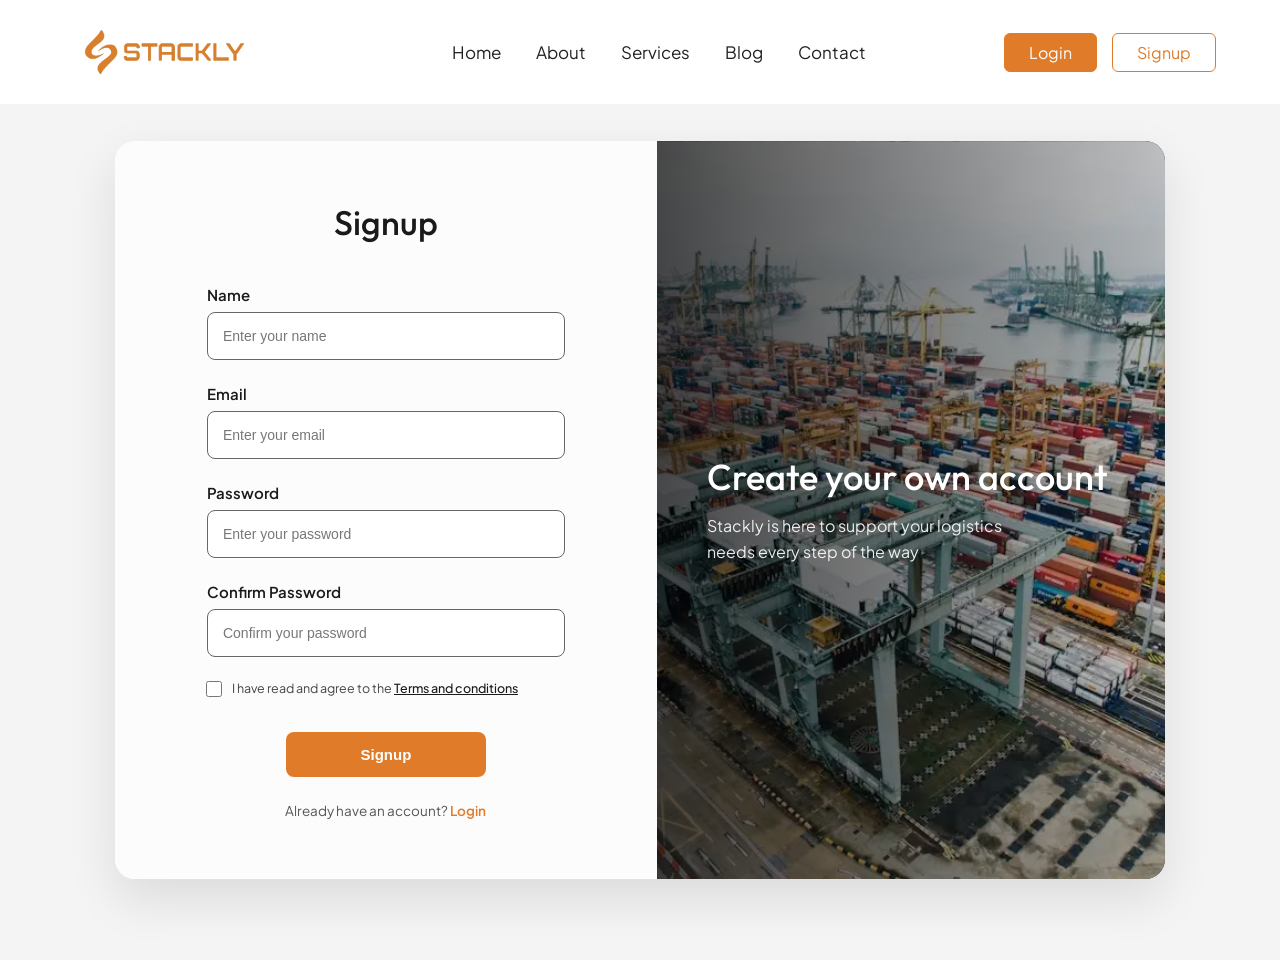
<file: signup.html>
<!DOCTYPE html>
<html lang="en">

<head>
    <meta charset="UTF-8">
    <meta name="viewport" content="width=device-width, initial-scale=1.0">
    <title>Signup</title>
    <link rel="stylesheet" href="signup.css">
    <link rel="stylesheet" href="Logistics.css">
</head>

<body>

    <nav class="navbar">

        <a href="index.html" class="logo-container">
            <img src="./asset/orangelogo.webp" alt="Company Logo" class="logo-img">
        </a>


        <div class="nav-collapse">
            <ul class="nav-menu">
                <li class="nav-item"><a href="index.html" class="nav-link">Home</a></li>
                <li class="nav-item"><a href="about.html" class="nav-link">About</a></li>
                <li class="nav-item"><a href="services.html" class="nav-link">Services</a></li>
                <li class="nav-item"><a href="blog.html" class="nav-link">Blog</a></li>
                <li class="nav-item"><a href="contact.html" class="nav-link">Contact</a></li>
            </ul>

            <div class="nav-buttons">
                <a href="login.html" class="btn btn-login">Login</a>
                <a href="signup.html" class="btn btn-signup">Signup</a>
            </div>
        </div>


        <div class="hamburger">
            <span class="bar"></span>
            <span class="bar"></span>
            <span class="bar"></span>
        </div>
    </nav>


    <section class="signup-section">
        <div class="container">

            <div class="signup-card-wrapper">


                <div class="signup-form-col" data-aos="fade-right" data-aos-duration="1000">
                    <div class="form-inner">
                        <h2 class="signup-title">Signup</h2>

                        <form id="signupForm" novalidate>


                            <div class="input-group">
                                <label for="regName">Name</label>
                                <input type="text" id="regName" placeholder="Enter your name" required>
                            </div>


                            <div class="input-group">
                                <label for="regEmail">Email</label>
                                <input type="email" id="regEmail" placeholder="Enter your email" required>
                            </div>


                            <div class="input-group">
                                <label for="regPassword">Password</label>
                                <input type="password" id="regPassword" placeholder="Enter your password" required>
                            </div>


                            <div class="input-group">
                                <label for="regConfirmPassword">Confirm Password</label>
                                <input type="password" id="regConfirmPassword" placeholder="Confirm your password"
                                    required>
                            </div>


                            <div class="checkbox-group">
                                <input type="checkbox" id="regTerms" required>
                                <label for="regTerms" id="termsLabel">I have read and agree to the <a href="#">Terms and
                                        conditions</a></label>
                            </div>


                            <div id="signupMsg" class="form-msg"></div>


                            <div class="btn-wrap">
                                <button type="submit" id="signupBtn" class="btn-signup-orange">Signup</button>
                            </div>


                            <p class="login-redirect-text">
                                Already have an account? <a href="login.html">Login</a>
                            </p>

                        </form>
                    </div>
                </div>


                <div class="signup-image-col" data-aos="fade-left" data-aos-duration="1000">
                    <div class="image-bg-zoom"></div>
                    <div class="image-overlay"></div>

                    <div class="image-text-content">
                        <h3>Create your own account</h3>
                        <p>Stackly is here to support your logistics<br>needs every step of the way</p>
                    </div>
                </div>

            </div>

        </div>
    </section>

    <script src="main.js"></script>

    <script>
        document.addEventListener("DOMContentLoaded", function () {

            const signupForm = document.getElementById('signupForm');
            const formMsg = document.getElementById('signupMsg');
            const signupBtn = document.getElementById('signupBtn');


            const nameInput = document.getElementById('regName');
            const emailInput = document.getElementById('regEmail');
            const passInput = document.getElementById('regPassword');
            const confirmPassInput = document.getElementById('regConfirmPassword');
            const termsInput = document.getElementById('regTerms');
            const termsLabel = document.getElementById('termsLabel');


            const requiredInputs = [nameInput, emailInput, passInput, confirmPassInput];

            requiredInputs.forEach(input => {
                input.addEventListener('input', function () {
                    this.classList.remove('input-error', 'shake-error');
                    if (formMsg.classList.contains('error')) formMsg.style.display = 'none';
                });
            });

            termsInput.addEventListener('change', function () {
                termsLabel.classList.remove('checkbox-error');
                if (formMsg.classList.contains('error')) formMsg.style.display = 'none';
            });


            signupForm.addEventListener('submit', function (e) {
                e.preventDefault();

                let isValid = true;
                let errorMessage = 'Please check the highlighted fields correctly.';

                formMsg.className = 'form-msg';
                formMsg.style.display = 'none';


                if (nameInput.value.trim() === '') {
                    triggerError(nameInput);
                    isValid = false;
                }


                const emailRegex = /^[^\s@]+@[^\s@]+\.[^\s@]+$/;
                if (!emailRegex.test(emailInput.value.trim())) {
                    triggerError(emailInput);
                    isValid = false;
                }


                if (passInput.value.trim().length < 6) {
                    triggerError(passInput);
                    isValid = false;
                    errorMessage = 'Password must be at least 6 characters.';
                }


                if (confirmPassInput.value.trim() === '') {
                    triggerError(confirmPassInput);
                    isValid = false;
                } else if (passInput.value !== confirmPassInput.value) {
                    triggerError(passInput);
                    triggerError(confirmPassInput);
                    isValid = false;
                    errorMessage = 'Passwords do not match!';
                }


                if (!termsInput.checked) {
                    termsLabel.classList.add('checkbox-error');
                    isValid = false;
                }


                if (!isValid) {
                    formMsg.innerText = errorMessage;
                    formMsg.classList.add('error');
                    formMsg.style.display = 'block';
                    return false;
                }


                formMsg.innerText = 'Account Created! Redirecting to login...';
                formMsg.classList.add('success');
                formMsg.style.display = 'block';


                signupBtn.innerText = "Processing...";
                signupBtn.style.backgroundColor = "#2e7d32";
                signupBtn.style.pointerEvents = "none";


                setTimeout(() => {
                    window.location.href = 'login.html';
                }, 2000);

            });


            function triggerError(element) {
                element.classList.remove('shake-error');
                void element.offsetWidth;
                element.classList.add('input-error', 'shake-error');
            }
        });
    </script>

</body>

</html>
</file>
<file: style.css>
* {
    margin: 0;
    padding: 0;
    box-sizing: border-box;
}

body {

    background-color: #f9f9f9;
    padding-top: 100px !important;
}

.main-container {
    padding: 20px 5%;
}



.hero-overlay {
    position: absolute;
    top: 0;
    left: 0;
    width: 100%;
    height: 100%;

    background: linear-gradient(to right, rgba(10, 10, 10, 0.85) 0%, rgba(10, 10, 10, 0.5) 100%);
    z-index: 1;
}




.kicker {

    font-size: 16px;
    text-transform: uppercase;
    letter-spacing: 2px;
    margin-bottom: 20px;
    color: #e26a10 !important;

    font-weight: 700;
}


.title {

    font-size: 52px;
    line-height: 1.2;
    margin-bottom: 25px;
    font-weight: 600;
    color: #ffffff !important;

    text-shadow: 0 4px 15px rgba(0, 0, 0, 0.9);

}


.description {
    font-size: 18px;
    line-height: 1.6;
    color: #f4f4f4 !important;

    margin-bottom: 40px;
    font-weight: 400;
    text-shadow: 0 2px 10px rgba(0, 0, 0, 0.8);
}


.hero-buttons {
    display: flex;
    gap: 20px;
}

.btn-solid {
    background-color: #e26a10 !important;

    color: #ffffff !important;
    border: 1px solid #e26a10 !important;
    box-shadow: 0 8px 20px rgba(226, 106, 16, 0.4);
}

.btn-outline {
    background-color: rgba(255, 255, 255, 0.05) !important;
    color: #ffffff !important;
    border: 1px solid #ffffff !important;
}


.hero-section {
    position: relative;
    width: 100%;
    min-height: 85vh;

    border-radius: 20px;
    overflow: hidden;
    display: flex;
    align-items: center;
    background-color: #111;

}


.hero-bg-slider {
    position: absolute;
    top: 0;
    left: 0;
    width: 100%;
    height: 100%;
    z-index: 0;
}

.slide {
    position: absolute;
    top: 0;
    left: 0;
    width: 100%;
    height: 100%;
    background-size: cover;
    background-position: center;
    opacity: 0;

    animation: bgFadeZoom 18s infinite ease-in-out;
}


.slide-1 {
    background-image: url('./asset/home.webp');
    animation-delay: 0s;
}

.slide-2 {
    background-image: url('./asset/home1.webp');
    animation-delay: 6s;
}

.slide-3 {
    background-image: url('./asset/home2.webp');
    animation-delay: 12s;
}

@keyframes bgFadeZoom {
    0% {
        opacity: 0;
        transform: scale(1);
    }

    10% {
        opacity: 1;
    }

    33% {
        opacity: 1;
    }

    43% {
        opacity: 0;
        transform: scale(1.1);
    }


    100% {
        opacity: 0;
        transform: scale(1.1);
    }
}


.hero-overlay {
    position: absolute;
    top: 0;
    left: 0;
    width: 100%;
    height: 100%;

    background: linear-gradient(to right, rgba(15, 10, 10, 0.95) 0%, rgba(20, 15, 15, 0.7) 100%);
    z-index: 1;
}

.hero-content {
    position: relative;
    z-index: 2;
    display: flex;
    justify-content: space-between;
    align-items: center;
    width: 100%;
    padding: 60px;
    gap: 40px;
}


.hero-text-box {
    flex: 1.2;
    max-width: 650px;
}

.kicker {

    font-size: 15px;
    text-transform: uppercase;
    letter-spacing: 2px;
    margin-bottom: 20px;
    color: #d87c2b;

    font-weight: 600;
}

.title {

    font-size: 52px;
    line-height: 1.2;
    margin-bottom: 25px;
    font-weight: 600;
    color: #ffffff;
    text-shadow: 0 5px 15px rgba(0, 0, 0, 0.6);

}

.description {
    font-size: 17px;
    line-height: 1.7;
    color: #f0f0f0;

    margin-bottom: 40px;
    font-weight: 400;
    text-shadow: 0 2px 10px rgba(0, 0, 0, 0.5);
}


.hero-buttons {
    display: flex;
    gap: 20px;
}

.btn {
    padding: 14px 35px;
    border-radius: 8px;
    text-decoration: none;

    font-weight: 600;
    font-size: 15px;
    transition: all 0.3s ease;
}

.btn-solid {
    background-color: #d87c2b;
    color: #ffffff;
    border: 1px solid #d87c2b;
    box-shadow: 0 10px 25px rgba(216, 124, 43, 0.4);
}

.btn-solid:hover {
    background-color: #bf6a22;
    border-color: #bf6a22;
    transform: translateY(-3px);
}

.btn-outline {
    background-color: rgba(255, 255, 255, 0.1);
    color: #ffffff;
    border: 1px solid #ffffff;
    backdrop-filter: blur(5px);
}

.btn-outline:hover {
    background-color: #ffffff;
    color: #1a1a1a;
    transform: translateY(-3px);
}


.hero-image-box {
    flex: 0.8;
    display: flex;
    justify-content: flex-end;
}

.side-img {
    width: 100%;
    max-width: 420px;
    height: 550px;
    object-fit: cover;
    border-radius: 20px;
    box-shadow: 0 25px 50px rgba(0, 0, 0, 0.5);
}


.floating-element {
    animation: floatAnim 6s ease-in-out infinite;
}

@keyframes floatAnim {
    0% {
        transform: translateY(0px);
    }

    50% {
        transform: translateY(-20px);
    }

    100% {
        transform: translateY(0px);
    }
}


.fade-up-anim {
    opacity: 0;
    transform: translateY(30px);
    animation: fadeUp 1s ease forwards;
}

.delay-1 {
    animation-delay: 0.2s;
}

.delay-2 {
    animation-delay: 0.4s;
}

.delay-3 {
    animation-delay: 0.6s;
}

.delay-4 {
    animation-delay: 0.8s;
}

.delay-5 {
    animation-delay: 1.0s;
}

@keyframes fadeUp {
    to {
        opacity: 1;
        transform: translateY(0);
    }
}


@media (max-width: 1024px) {
    .title {
        font-size: 42px;
    }

    .hero-content {
        padding: 40px;
    }

    .side-img {
        height: 450px;
    }
}

@media (max-width: 768px) {
    .hero-content {
        flex-direction: column;
        text-align: center;
        padding: 40px 25px;
    }

    .hero-text-box {
        margin-bottom: 20px;
    }

    .hero-buttons {
        justify-content: center;
    }

    .hero-image-box {
        justify-content: center;
        width: 100%;
    }

    .side-img {
        height: 380px;
        max-width: 100%;
    }
}

@media (max-width: 480px) {
    .title {
        font-size: 34px;
    }

    .description {
        font-size: 15px;
    }

    .hero-buttons {
        flex-direction: column;
        width: 100%;
    }

    .btn {
        text-align: center;
        width: 100%;
    }

    .hero-section {
        border-radius: 12px;
    }


}

* {
    margin: 0;
    padding: 0;
    box-sizing: border-box;
}


.partners-section {
    width: 100%;
    background-color: #ffffff;
    padding: 60px 0;

    overflow: hidden;
}


.marquee-container {
    width: 100%;
    overflow: hidden;
    white-space: nowrap;
    position: relative;
    display: flex;
    align-items: center;
}


.marquee-container::before,
.marquee-container::after {
    content: '';
    position: absolute;
    top: 0;
    width: 150px;
    height: 100%;
    z-index: 2;
}

.marquee-container::before {
    left: 0;
    background: linear-gradient(to right, white 0%, transparent 100%);
}

.marquee-container::after {
    right: 0;
    background: linear-gradient(to left, white 0%, transparent 100%);
}


.marquee-track {
    display: inline-flex;
    align-items: center;
    gap: 80px;

    padding-left: 80px;


    animation: scroll-left 25s linear infinite;
}


.marquee-track:hover {
    animation-play-state: paused;
}


.partner-logo {
    max-width: 160px;
    height: auto;
    object-fit: contain;
    opacity: 0.7;
    transition: opacity 0.3s ease;

}

.partner-logo:hover {
    opacity: 1;
}


@keyframes scroll-left {
    0% {
        transform: translateX(0);
    }

    100% {
        transform: translateX(-50%);

    }
}


@media (max-width: 768px) {
    .marquee-track {
        gap: 50px;
        padding-left: 50px;
        animation-duration: 20s;

    }

    .partner-logo {
        max-width: 120px;
    }


    .marquee-container::before,
    .marquee-container::after {
        width: 80px;
    }
}

* {
    margin: 0;
    padding: 0;
    box-sizing: border-box;
}

body {

    background-color: #ffffff;
}

.stats-section {
    padding: 60px 5%;
}

.container {
    max-width: 1200px;
    margin: 0 auto;
    display: flex;
    flex-direction: column;
    gap: 40px;
}


@import url('https://fonts.googleapis.com/css2?family=Montserrat:wght@400;500;600;700&family=Playfair+Display:wght@500;600;700&display=swap');


.hero-slider-section {
    padding: 60px 5%;
    background-color: #ffffff;
}

.hero-slider-section .container {
    max-width: 1200px;
    margin: 0 auto;
}


.hero-banner-wrapper {
    position: relative;
    width: 100%;
    min-height: 500px;

    border-radius: 24px;
    overflow: hidden;
    display: flex;
    align-items: center;
    justify-content: center;
    box-shadow: 0 20px 40px rgba(0, 0, 0, 0.1);
}


.bg-slider-track {
    position: absolute;
    top: 0;
    left: 0;
    width: 100%;
    height: 100%;
    z-index: 1;
}

.slide-item {
    position: absolute;
    top: 0;
    left: 0;
    width: 100%;
    height: 100%;
    background-size: cover;
    background-position: center;
    opacity: 0;
    transition: opacity 1.5s ease-in-out, transform 5s ease-in-out;
    transform: scale(1);
}


.slide-item.active {
    opacity: 1;
    transform: scale(1.05);

}


.banner-gradient-overlay {
    position: absolute;
    top: 0;
    left: 0;
    width: 100%;
    height: 100%;

    background: linear-gradient(135deg, rgba(0, 0, 0, 0.242) 0%, rgba(0, 0, 0, 0.144) 100%);
    z-index: 2;
}


.banner-glass-content {
    position: relative;
    z-index: 3;
    background: rgba(255, 255, 255, 0.15);

    backdrop-filter: blur(2px);

    -webkit-backdrop-filter: blur(12px);
    border: 1px solid rgba(255, 255, 255, 0.3);
    padding: 50px 40px;
    border-radius: 20px;
    text-align: center;
    max-width: 700px;
    width: 90%;
    box-shadow: 0 15px 35px rgba(0, 0, 0, 0.2);
}


.theme-kicker {
    display: inline-block;
    font-family: 'Montserrat', sans-serif;
    font-size: 14px;
    text-transform: uppercase;
    letter-spacing: 2px;
    color: #df7b29;

    font-weight: 700;
    margin-bottom: 15px;
    background: rgba(255, 255, 255, 0.9);
    padding: 6px 15px;
    border-radius: 20px;
}

.main-title {
    font-family: 'Playfair Display', serif;
    font-size: 42px;
    color: #ffffff;
    font-weight: 600;
    line-height: 1.3;
    margin-bottom: 20px;
    text-shadow: 0 2px 10px rgba(0, 0, 0, 0.3);
}

.highlight-text {
    color: #df7b29;

    font-style: italic;
}

.main-desc {
    font-family: 'Montserrat', sans-serif;
    font-size: 16px;
    color: #f0f0f0;
    line-height: 1.6;
    margin-bottom: 30px;
    font-weight: 400;
}


.banner-actions {
    display: flex;
    justify-content: center;
}

.btn-primary-orange {
    font-family: 'Montserrat', sans-serif;
    font-weight: 600;
    font-size: 15px;
    padding: 14px 35px;
    background-color: #df7b29;
    color: #ffffff;
    text-decoration: none;
    border-radius: 8px;
    transition: all 0.3s ease;
    box-shadow: 0 8px 20px rgba(223, 123, 41, 0.4);
}

.btn-primary-orange:hover {
    background-color: #c7671c;
    transform: translateY(-3px);
    box-shadow: 0 12px 25px rgba(223, 123, 41, 0.6);
}


@media (max-width: 768px) {
    .main-title {
        font-size: 32px;
    }

    .banner-glass-content {
        padding: 40px 25px;
    }

    .hero-banner-wrapper {
        min-height: 450px;
    }
}

@media (max-width: 576px) {
    .main-title {
        font-size: 28px;
    }

    .main-desc {
        font-size: 14px;
    }
}


.stats-row {
    display: flex;
    justify-content: space-between;
    gap: 20px;
    margin-top: 20px;
}

.stat-card {
    flex: 1;
    background: linear-gradient(135deg, #f58428 0%, #e26a10 100%);

    border: 2px solid transparent;

    border-radius: 15px;
    padding: 25px;
    display: flex;
    align-items: center;
    justify-content: center;
    gap: 20px;
    box-shadow: 0 10px 20px rgba(226, 106, 16, 0.2);
    color: #ffffff;



    transition: all 0.4s ease-in-out;

}


.stat-card:hover {
    background: #ffffff;

    color: #e26a10;

    border: 2px solid #e26a10;

    transform: translateY(-8px);

    box-shadow: 0 15px 30px rgba(226, 106, 16, 0.3);

}


.icon svg {
    width: 45px;
    height: 45px;

    transition: stroke 0.4s ease-in-out;
}

.stat-text h3 {
    font-size: 32px;
    font-weight: 700;
    margin-bottom: 5px;
    line-height: 1;
}

.stat-text p {
    font-size: 13px;
    font-weight: 500;
    line-height: 1.3;
    letter-spacing: 0.5px;
}



.stats-row {
    display: flex;
    justify-content: space-between;
    gap: 20px;
    margin-top: 20px;
}

.stat-card {
    flex: 1;

    background: #df7b29;

    border: 1.5px solid transparent;
    border-radius: 12px;
    padding: 25px 20px;
    display: flex;
    align-items: center;
    justify-content: center;
    gap: 15px;
    box-shadow: 0 4px 15px rgba(0, 0, 0, 0.05);

    color: #ffffff;



    transition: all 0.3s ease-in-out;

}


.stat-card:hover {
    background: #ffffff;

    color: #df7b29;

    border: 1.5px solid #df7b29;

    box-shadow: 0 10px 25px rgba(223, 123, 41, 0.15);

}


.icon svg {
    width: 40px;
    height: 40px;

    transition: stroke 0.3s ease-in-out;
}

.stat-text h3 {
    font-size: 28px;
    font-weight: 700;
    margin-bottom: 5px;
    line-height: 1;
}

.stat-text p {
    font-size: 13px;
    font-weight: 500;
    line-height: 1.3;
}


@media (max-width: 992px) {
    .stats-row {
        flex-wrap: wrap;
    }

    .stat-card {
        flex: 1 1 45%;
    }
}

@media (max-width: 768px) {
    .stat-card {
        flex: 1 1 100%;
        justify-content: flex-start;
        padding: 20px 30px;
    }
}


@media (max-width: 992px) {
    .stats-row {
        flex-wrap: wrap;
    }

    .stat-card {
        flex: 1 1 45%;
    }
}

@media (max-width: 768px) {
    .stat-card {
        flex: 1 1 100%;
        justify-content: flex-start;
        padding: 20px 30px;
    }
}


@media (max-width: 992px) {
    .stats-row {
        flex-wrap: wrap;
    }

    .stat-card {
        flex: 1 1 45%;

    }
}

@media (max-width: 768px) {
    .info-banner {
        padding: 40px 20px;
        text-align: center;
    }

    .banner-overlay {
        background: rgba(255, 255, 255, 0.85);

    }

    .kicker {
        font-size: 22px;
    }

    .title {
        font-size: 20px;
    }

    .description {
        font-size: 14px;
    }

    .stat-card {
        flex: 1 1 100%;

        justify-content: flex-start;
        padding: 20px;
    }
}


.damage-free-section {
    padding: 60px 5%;
    display: flex;
    justify-content: center;
    background-color: #ffffff;
}

.df-container {
    max-width: 1200px;
    width: 100%;
    background-color: #fcfcfc;
    border-radius: 20px;
    border: 1px solid #eaeaea;
    padding: 70px 50px;
    display: flex;
    align-items: center;
    gap: 40px;
    position: relative;
    box-shadow: 0 10px 30px rgba(0, 0, 0, 0.05);
    overflow: hidden;

}


.df-bg-overlay {
    position: absolute;
    top: 0;
    left: 0;
    width: 100%;
    height: 100%;

    background-image: url('./asset/home2.webp');
    background-size: cover;
    background-position: center;
    opacity: 0.15;

    z-index: 0;
}


.df-text-content {
    flex: 1.1;
    position: relative;
    z-index: 1;
}

.df-title {
    color: #df7b29;


    font-size: 38px;
    line-height: 1.3;
    margin-bottom: 25px;
    font-weight: 500;
}

.df-description {
    color: #444;
    font-size: 16px;
    line-height: 1.8;

    font-weight: 500;
    max-width: 95%;
}


.df-image-content {
    flex: 0.9;
    position: relative;
    z-index: 1;
    height: 400px;
}


.df-img-main {
    width: 80%;
    height: 320px;
    object-fit: cover;
    border-radius: 12px;
    position: absolute;
    top: 0;
    left: 0;

    z-index: 1;

    transition: all 0.4s ease;
}


.df-img-overlap {
    width: 70%;
    height: 240px;
    object-fit: cover;
    border: 8px solid #ffffff;
    border-radius: 80px 10px 10px 10px;

    position: absolute;
    bottom: 20px;
    right: 0;

    box-shadow: 0 15px 30px rgba(0, 0, 0, 0.15);
    z-index: 2;

    transition: all 0.4s ease;
}


.df-img-main:hover {
    transform: scale(1.03);
    box-shadow: 0 20px 40px rgba(0, 0, 0, 0.15);

}

.df-img-overlap:hover {
    transform: scale(1.03) translateY(-3px);
    box-shadow: 0 20px 40px rgba(0, 0, 0, 0.2);
}



@media (max-width: 992px) {
    .df-container {
        flex-direction: column;
        padding: 50px 30px;
        gap: 0;
        height: auto;
    }

    .df-text-content {
        width: 100%;
        text-align: center;
        margin-bottom: 40px;
    }

    .df-description {
        max-width: 100%;
        margin: 0 auto;
    }

    .df-image-content {
        width: 100%;
        flex: none;
        height: 450px;
        position: relative;
        display: block;
    }

    .df-img-main {
        width: 85%;
        height: 300px;
        left: 0;
        top: 0;
        position: absolute;
    }

    .df-img-overlap {
        width: 75%;
        height: 220px;
        right: 0;
        bottom: 0;
        position: absolute;
    }
}

@media (max-width: 576px) {
    .damage-free-section {
        padding: 40px 15px;
    }

    .df-container {
        padding: 40px 20px;
    }

    .df-title {
        font-size: 28px;
        margin-bottom: 15px;
    }

    .df-description {
        font-size: 15px;
    }

    .df-image-content {
        height: 380px;
        flex: none;
        width: 100%;
    }

    .df-img-main {
        height: 240px;
        width: 85%;
        border-radius: 12px;
    }

    .df-img-overlap {
        height: 180px;
        width: 80%;
        border-width: 5px;
        border-radius: 30px 10px 10px 10px;
        bottom: 0;
        right: 0;
    }
}


@import url('https://fonts.googleapis.com/css2?family=Playfair+Display:wght@400;500;600&family=Montserrat:wght@400;500;600&display=swap');


.why-best-section {
    padding: 80px 5%;
    background-color: #f6f6f6;

    overflow: hidden;
}

.why-best-section .container {
    max-width: 1200px;
    margin: 0 auto;
}


.section-header {
    text-align: center;
    margin-bottom: 60px;
}

.orange-title {
    color: #e26a10;


    font-size: 42px;
    font-weight: 600;
    line-height: 1.3;
}


.why-content-wrapper {
    display: flex;
    align-items: center;
    justify-content: space-between;
    gap: 50px;
}


.why-visual {
    flex: 1.2;
    display: flex;
    justify-content: center;
    position: relative;
}


.floating-illustration {
    width: 100%;
    max-width: 600px;
    height: auto;
    object-fit: cover;
    border-radius: 20px;

    box-shadow: 0 15px 35px rgba(0, 0, 0, 0.1);

    animation: floatImage 4s ease-in-out infinite;
}


@keyframes floatImage {
    0% {
        transform: translateY(0px);
    }

    50% {
        transform: translateY(-15px);
    }

    100% {
        transform: translateY(0px);
    }
}


#dynamicWhyImg {
    transition: opacity 0.3s ease, filter 0.3s ease;
    opacity: 1;
    filter: blur(0px);
}


.fade-out-image {
    opacity: 0 !important;
    filter: blur(5px) !important;

}


.why-text-content {
    flex: 0.8;
    display: flex;
    flex-direction: column;
    gap: 40px;
}


.feature-item {
    display: flex;
    align-items: flex-start;
    gap: 20px;
    padding: 15px;
    border-radius: 12px;
    transition: all 0.3s ease;

    border: 1px solid transparent;
}


.feature-item:hover,
.active-feature {
    background-color: #ffffff;
    box-shadow: 0 10px 25px rgba(0, 0, 0, 0.05);
    border: 1px solid #eaeaea;
    transform: translateX(10px);

}


.feature-icon {
    background-color: #df7b29;

    min-width: 65px;
    height: 65px;
    border-radius: 16px;
    display: flex;
    align-items: center;
    justify-content: center;
    box-shadow: 0 8px 20px rgba(223, 123, 41, 0.3);
    transition: transform 0.3s ease;
}


.feature-item:hover .feature-icon,
.active-feature .feature-icon {
    transform: rotate(10deg) scale(1.1);
}

.feature-icon svg {
    width: 32px;
    height: 32px;
}


.feature-text h3 {
    color: #1a1a1a;

    font-size: 22px;
    font-weight: 600;
    margin-bottom: 8px;
    margin-top: 5px;
}

.feature-text p {
    color: #555555;

    font-size: 14px;
    line-height: 1.6;
    font-weight: 500;
}


@media (max-width: 992px) {
    .why-content-wrapper {
        flex-direction: column;
        text-align: center;
    }

    .feature-item {
        flex-direction: column;
        align-items: center;
        text-align: center;
    }

    .feature-item:hover,
    .active-feature {
        transform: translateY(-5px) !important;

    }
}

@media (max-width: 768px) {
    .orange-title {
        font-size: 32px;
    }

    .floating-illustration {
        max-width: 100%;
        height: 250px;
    }
}


@import url('https://fonts.googleapis.com/css2?family=Playfair+Display:ital,wght@0,400;0,500;0,600;1,500&family=Montserrat:wght@400;500;600&display=swap');


.services-section-light {
    padding: 100px 5%;
    overflow: hidden;
}

.services-section-light .container {
    max-width: 1300px;
    margin: 0 auto;
}


.dual-layout {
    display: grid;
    grid-template-columns: 1fr 1.3fr;
    gap: 60px;
    height: 750px;
    align-items: center;
}


.left-content {
    display: flex;
    flex-direction: column;
    align-items: flex-start;
    justify-content: center;
}


.theme-badge {
    background-color: #f0f0f0;

    color: #1a1a1a;


    font-size: 13px;
    font-weight: 600;
    padding: 8px 20px;
    border-radius: 30px;
    border: 1px solid #e0e0e0;
    margin-bottom: 30px;
}


.main-heading {

    font-size: 58px;
    color: #1a1a1a;

    font-weight: 600;
    line-height: 1.15;
    margin-bottom: 50px;
}


.italic-highlight {
    font-style: italic;
    color: #df7b29;

}


.circle-btn {
    width: 150px;
    height: 150px;
    background-color: #df7b29;
    border-radius: 50%;
    display: flex;
    flex-direction: column;
    align-items: center;
    justify-content: center;
    text-decoration: none;
    color: #ffffff;
    transition: transform 0.4s cubic-bezier(0.25, 1, 0.5, 1), box-shadow 0.4s ease;
    box-shadow: 0 15px 35px rgba(223, 123, 41, 0.25);

}

.btn-text {

    font-size: 15px;
    font-weight: 600;
    text-align: center;
    line-height: 1.3;
    margin-bottom: 5px;
}

.arrow-icon {
    width: 20px;
    height: 20px;
    transition: transform 0.4s ease;
}

.circle-btn:hover {
    transform: scale(1.08);
    box-shadow: 0 20px 45px rgba(223, 123, 41, 0.4);
    background-color: #c7671c;

}

.circle-btn:hover .arrow-icon {
    transform: rotate(45deg) scale(1.2);
}



.right-scroller-window {
    height: 100%;
    overflow: hidden;
    position: relative;
    border-radius: 24px;
    -webkit-mask-image: linear-gradient(to bottom, transparent, black 5%, black 95%, transparent);
    mask-image: linear-gradient(to bottom, transparent, black 5%, black 95%, transparent);
}

.vertical-track {
    display: flex;
    flex-direction: column;
    gap: 30px;
    animation: scrollVert 25s linear infinite;
}

.vertical-track:hover {
    animation-play-state: paused;
}

.card-group {
    display: flex;
    flex-direction: column;
    gap: 30px;
}

@keyframes scrollVert {
    0% {
        transform: translateY(0);
    }

    100% {
        transform: translateY(-50%);
    }
}


.service-img-card {
    position: relative;
    width: 100%;
    height: 350px;
    border-radius: 24px;
    overflow: hidden;

    background-color: #f0f0f0;
}

.service-img-card img {
    width: 100%;
    height: 100%;
    object-fit: cover;
    transition: transform 0.7s cubic-bezier(0.25, 1, 0.5, 1);
}

.service-img-card:hover img {
    transform: scale(1.08);
}


.tags-top {
    position: absolute;
    top: 25px;
    left: 25px;
    display: flex;
    gap: 12px;
    z-index: 3;
}

.tag {
    background-color: #ffffff;
    color: #111111;

    font-size: 13px;
    font-weight: 600;
    padding: 8px 16px;
    border-radius: 20px;
    box-shadow: 0 4px 15px rgba(0, 0, 0, 0.15);

}


.card-title-bottom {
    position: absolute;
    bottom: 25px;
    left: 25px;
    z-index: 3;

    font-size: 28px;
    color: #ffffff;
    font-weight: 500;
    text-shadow: 0 2px 10px rgba(0, 0, 0, 0.6);
}


.dark-overlay {
    position: absolute;
    bottom: 0;
    left: 0;
    width: 100%;
    height: 50%;
    background: linear-gradient(to top, rgba(0, 0, 0, 0.85) 0%, rgba(0, 0, 0, 0) 100%);
    z-index: 2;
    pointer-events: none;
}



@media (max-width: 992px) {
    .dual-layout {
        grid-template-columns: 1fr;
        height: auto;
        gap: 40px;
    }

    .main-heading {
        font-size: 42px;
        margin-bottom: 30px;
    }


    .right-scroller-window {
        height: 350px;
        width: 100vw;
        position: relative;
        left: 50%;
        right: 50%;
        margin-left: -50vw;
        margin-right: -50vw;
        border-radius: 0;
        -webkit-mask-image: linear-gradient(to right, transparent, black 5%, black 95%, transparent);
        mask-image: linear-gradient(to right, transparent, black 5%, black 95%, transparent);
    }

    .vertical-track {
        flex-direction: row;
        width: max-content;
        gap: 20px;
        padding: 0 20px;
        animation: scrollHoriz 25s linear infinite;
    }

    .card-group {
        flex-direction: row;
        gap: 20px;
    }

    .service-img-card {
        width: 300px;
        height: 100%;
        flex-shrink: 0;
        border-radius: 16px;
    }

    @keyframes scrollHoriz {
        0% {
            transform: translateX(0);
        }

        100% {
            transform: translateX(-50%);
        }
    }
}

@media (max-width: 576px) {
    .main-heading {
        font-size: 36px;
    }

    .circle-btn {
        width: 120px;
        height: 120px;
    }

    .btn-text {
        font-size: 13px;
    }

    .right-scroller-window {
        height: 300px;
    }

    .service-img-card {
        width: 260px;
    }

    .card-title-bottom {
        font-size: 22px;
    }
}


.logistics-steps-section {
    padding: 80px 5%;
    background-color: #ffffff;
}

.logistics-steps-section .container {
    max-width: 1200px;
    margin: 0 auto;
}


.steps-header {
    text-align: center;
    margin-bottom: 60px;
}

.orange-title {
    color: #e26a10;

    font-size: 42px;
    font-weight: 500;
    line-height: 1.3;
    margin-bottom: 15px;
}

.subtitle {
    color: #666666;

    font-size: 16px;
    font-weight: 500;
}


.steps-wrapper {
    display: flex;
    justify-content: space-between;
    position: relative;
    gap: 30px;
    padding-bottom: 50px;
}


.step-card {
    flex: 1;
    text-align: center;
    display: flex;
    flex-direction: column;
    align-items: center;
}


.step-1 {
    margin-top: 180px;
}

.step-2 {
    margin-top: 90px;
}

.step-3 {
    margin-top: 0px;
}


.step-img {
    width: 100%;
    max-width: 280px;
    height: 320px;
    object-fit: cover;
    border-radius: 20px;
    margin-bottom: 25px;
    box-shadow: 0 15px 30px rgba(0, 0, 0, 0.08);
    transition: transform 0.4s ease;
}


.step-card:hover .step-img {
    transform: translateY(-10px);
}

.step-card:hover .step-title {
    color: #e26a10;

}


.step-title {

    font-size: 22px;
    color: #1a1a1a;

    margin-bottom: 15px;
    font-weight: 600;
    transition: color 0.3s ease;

}

.step-desc {

    font-size: 13.5px;
    color: #555555;
    line-height: 1.7;
    max-width: 280px;
}


.step-arrow {
    position: absolute;
    width: 120px;
    height: 70px;
    z-index: 0;
}


.arrow-1 {
    left: 27%;
    top: 50%;
}

.arrow-2 {
    left: 60%;
    top: 30%;
}

.step-arrow svg {
    width: 100%;
    height: 100%;
    overflow: visible;
}


.step-img {
    width: 100%;
    max-width: 280px;
    height: 320px;
    object-fit: cover;
    border-radius: 20px;
    margin-bottom: 25px;
    box-shadow: 0 15px 30px rgba(0, 0, 0, 0.08);

    transition: transform 0.4s ease-in-out;
}


.step-title {

    font-size: 22px;
    color: #1a1a1a;

    margin-bottom: 15px;
    font-weight: 600;

    transition: color 0.3s ease-in-out;
}



.step-card:hover .step-img {
    transform: scale(1.05);
}


.step-card:hover .step-title {
    color: #e26a10;
}


@media (max-width: 992px) {
    .steps-wrapper {
        gap: 20px;
    }

    .step-arrow {
        width: 90px;
    }

    .arrow-1 {
        left: 28%;
        top: 48%;
    }

    .arrow-2 {
        left: 61%;
        top: 32%;
    }
}

@media (max-width: 768px) {
    .steps-wrapper {
        flex-direction: column;
        gap: 60px;
        align-items: center;
    }

    .step-1,
    .step-2,
    .step-3 {
        margin-top: 0;
    }

    .step-arrow {
        display: none;
    }



    .orange-title {
        font-size: 32px;
    }
}


.team-section {
    padding: 80px 5%;
    background-color: #ffffff;
    overflow: hidden;

}

.team-section .container {
    max-width: 1200px;
    margin: 0 auto;
}


.team-header {
    text-align: center;
    margin-bottom: 40px;
}

.team-header .orange-title {
    color: #df7b29;


    font-size: 38px;
    font-weight: 600;
    margin-bottom: 15px;
}

.team-header .subtitle {
    color: #555555;

    font-size: 20px;
    font-weight: 500;
}


.team-scroll-wrapper {
    width: 100vw;

    position: relative;
    left: 50%;
    right: 50%;
    margin-left: -50vw;
    margin-right: -50vw;
    padding: 30px 0 60px 0;
}

.team-track {
    display: flex;
    width: max-content;

}

.team-group {
    display: flex;
    gap: 20px;
    padding-right: 40px;

    animation: autoScroll 25s linear infinite;

}


.team-track:hover .team-group {
    animation-play-state: paused;
}


@keyframes autoScroll {
    0% {
        transform: translateX(0);
    }

    100% {
        transform: translateX(-100%);
    }
}


.team-card {
    position: relative;
    width: 320px;
    height: 380px;
    display: flex;
    justify-content: center;
    align-items: flex-end;

}


.card-box {
    position: absolute;
    bottom: 0;
    left: 0;
    width: 100%;
    height: 300px;
    background-color: #f7f7f7;
    border-radius: 40px;
    box-shadow: 0 10px 30px rgba(0, 0, 0, 0.05);
    transition: all 0.4s ease;
    z-index: 1;
}


.member-img {
    position: relative;
    width: 90%;
    height: 100%;
    max-height: 340px;
    object-fit: cover;
    z-index: 2;
    transition: transform 0.4s ease;
    border-radius: 10px;
}


.member-info {
    position: absolute;
    bottom: 25px;
    left: 0;
    width: 100%;
    text-align: center;
    z-index: 3;
    opacity: 0;
    transform: translateY(15px);
    transition: all 0.4s ease-in-out;
}

.member-info h3 {

    font-size: 24px;
    color: #ffffff;
    font-weight: 600;
    margin-bottom: 5px;
    text-shadow: 0 3px 6px rgba(0, 0, 0, 0.8);
}

.member-info p {

    font-size: 14px;
    color: #f0f0f0;
    font-weight: 500;
    text-shadow: 0 2px 4px rgba(0, 0, 0, 0.8);
}


.team-card:hover .card-box {
    box-shadow: 0 15px 35px rgba(223, 123, 41, 0.2);

    background-color: #ffffff;
}


.team-card:hover .member-img {
    transform: translateY(-10px);

    filter: blur(1px);
}


.team-card:hover .member-info {
    opacity: 1;
    transform: translateY(0);
}



@media (max-width: 768px) {
    .team-header .orange-title {
        font-size: 32px;
    }

    .team-header .subtitle {
        font-size: 16px;
        padding: 0 15px;
    }

    .team-group {
        gap: 25px;
        padding-right: 25px;
    }

    .team-card {
        width: 280px;
        height: 350px;
    }
}


.pricing-section {
    padding: 80px 5%;
    background-color: #ffffff;
}

.pricing-section .container {
    max-width: 1200px;
    margin: 0 auto;
}


.pricing-header {
    text-align: center;
    margin-bottom: 60px;
}

.orange-subtitle {
    color: #df7b29;


    font-size: 24px;
    font-weight: 600;
    margin-bottom: 10px;
}

.main-title {
    color: #1a1a1a;

    font-size: 32px;
    font-weight: 600;
}


.pricing-grid {
    display: grid;
    grid-template-columns: repeat(3, 1fr);
    gap: 30px;
}


.price-card {
    position: relative;
    border-radius: 20px;
    overflow: hidden;
    padding: 40px 30px;
    color: #ffffff;
    box-shadow: 0 10px 30px rgba(0, 0, 0, 0.1);

    transition: transform 0.4s ease, box-shadow 0.4s ease;

}


.price-card:hover {
    transform: translateY(-15px);

    box-shadow: 0 20px 40px rgba(0, 0, 0, 0.2);
}


.card-bg {
    position: absolute;
    top: 0;
    left: 0;
    width: 100%;
    height: 100%;
    background-size: cover;
    background-position: center;
    z-index: 0;
    transition: transform 0.5s ease;

}

.price-card:hover .card-bg {
    transform: scale(1.05);

}


.card-overlay {
    position: absolute;
    top: 0;
    left: 0;
    width: 100%;
    height: 100%;
    background: linear-gradient(to bottom, rgba(15, 20, 30, 0.7) 0%, rgba(15, 20, 30, 0.95) 100%);
    z-index: 1;
}


.card-content {
    position: relative;
    z-index: 2;
    display: flex;
    flex-direction: column;
}

.plan-name {
    color: #df7b29;


    font-size: 22px;
    font-weight: 600;
    margin-bottom: 5px;
}

.plan-target {

    font-size: 13px;
    color: #cccccc;
    margin-bottom: 25px;
}

.price-box {
    margin-bottom: 25px;
}

.price-box .price {
    color: #df7b29;

    font-size: 38px;
    font-weight: 600;
}

.price-box .duration {
    font-size: 13px;
    color: #aaaaaa;

    margin-left: 5px;
}


.btn-get-started {
    display: block;
    text-align: center;
    background-color: #ffffff;
    color: #df7b29;
    padding: 12px 0;
    border-radius: 8px;

    font-weight: 600;
    font-size: 14px;
    text-decoration: none;
    margin-bottom: 30px;
    transition: all 0.3s ease;
}

.btn-get-started:hover {
    background-color: #df7b29;
    color: #ffffff;

}


.features-list {
    list-style: none;
    padding: 0;
    margin: 0;
}

.features-list li {
    display: flex;
    align-items: center;

    font-size: 14px;
    color: #e0e0e0;
    margin-bottom: 15px;
}

.features-list li svg {
    width: 16px;
    height: 16px;
    color: #ffffff;

    margin-right: 12px;
}


@media (max-width: 992px) {
    .pricing-grid {
        grid-template-columns: repeat(2, 1fr);
    }
}

@media (max-width: 768px) {
    .pricing-grid {
        grid-template-columns: 1fr;

        gap: 40px;
    }

    .pricing-header {
        margin-bottom: 40px;
    }

    .main-title {
        font-size: 28px;
    }
}


.price-card {
    position: relative;
    border-radius: 20px;
    overflow: hidden;

    padding: 60px 35px;
    min-height: 620px;
    color: #ffffff;
    box-shadow: 0 10px 30px rgba(0, 0, 0, 0.1);
    transition: transform 0.4s ease, box-shadow 0.4s ease;
    display: flex;
    flex-direction: column;
}

.price-card:hover {
    transform: translateY(-15px);
    box-shadow: 0 20px 40px rgba(0, 0, 0, 0.25);
}


.card-bg {
    position: absolute;
    top: 0;
    left: 0;
    width: 100%;
    height: 100%;
    background-size: cover;
    background-position: center;
    z-index: 0;
    transition: transform 0.5s ease;
}

.price-card:hover .card-bg {
    transform: scale(1.05);
}

.card-overlay {
    position: absolute;
    top: 0;
    left: 0;
    width: 100%;
    height: 100%;
    background: linear-gradient(to bottom, rgba(15, 20, 30, 0.7) 0%, rgba(15, 20, 30, 0.95) 100%);
    z-index: 1;
}


.card-content {
    position: relative;
    z-index: 2;
    display: flex;
    flex-direction: column;
    height: 100%;

}

.plan-name {
    color: #df7b29;

    font-size: 24px;

    font-weight: 600;
    margin-bottom: 8px;
}

.plan-target {

    font-size: 14px;
    color: #cccccc;
    margin-bottom: 35px;

}

.price-box {
    margin-bottom: 35px;

}

.price-box .price {
    color: #df7b29;

    font-size: 42px;

    font-weight: 600;
}

.price-box .duration {
    font-size: 14px;
    color: #aaaaaa;

    margin-left: 5px;
}


.btn-get-started {
    display: block;
    text-align: center;
    background-color: #ffffff;
    color: #df7b29;

    padding: 15px 0;
    border-radius: 8px;

    font-weight: 600;
    font-size: 15px;
    text-decoration: none;
    margin-bottom: 40px;

    transition: all 0.3s ease;
}

.btn-get-started:hover {
    background-color: #df7b29;
    color: #ffffff;
}


.features-list {
    list-style: none;
    padding: 0;
    margin: 0;
}

.features-list li {
    display: flex;
    align-items: center;

    font-size: 15px;

    color: #e0e0e0;
    margin-bottom: 20px;

}

.features-list li svg {
    width: 18px;
    height: 18px;
    color: #ffffff;
    margin-right: 15px;
}


.premium-locations-section {
    padding: 80px 5%;
    background-color: #ffffff;

}

.premium-locations-section .container {
    max-width: 1100px;
    margin: 0 auto;
}


.reach-header {
    text-align: center;
    margin-bottom: 50px;
}

.reach-header .orange-title {
    color: #df7b29;


    font-size: 38px;
    font-weight: 600;
    margin-bottom: 12px;
}

.reach-header .subtitle {
    color: #555555;

    font-size: 17px;
    font-weight: 500;
}


.premium-map-container {
    position: relative;
    width: 100%;
    border-radius: 24px;
    background-color: #fafafa;
    border: 1px solid #f0f0f0;
    box-shadow: 0 10px 40px rgba(0, 0, 0, 0.04);

    overflow: hidden;
}


.clean-map-bg {
    display: block;
    width: 100%;
    height: 600px;
    object-fit: cover;
    opacity: 0.4;

    filter: grayscale(100%);

}


.premium-pin {
    position: absolute;
    display: flex;
    flex-direction: column;
    align-items: center;
    transform: translate(-50%, -100%);
    z-index: 5;
}


.pin-icon {
    width: 38px;
    height: 38px;
    transition: transform 0.3s ease;
}

.pin-icon svg {
    width: 100%;
    height: 100%;
    filter: drop-shadow(0 6px 6px rgba(223, 123, 41, 0.3));

}

.premium-pin:hover .pin-icon {
    transform: scale(1.15) translateY(-5px);

}


.pin-label {
    background-color: #ffffff;
    color: #333333;

    font-weight: 600;
    font-size: 14px;
    padding: 6px 16px;
    border-radius: 30px;
    margin-top: 6px;
    box-shadow: 0 4px 15px rgba(0, 0, 0, 0.08);
    border: 1px solid #eeeeee;
    transition: all 0.3s ease;
}


.premium-pin:hover .pin-label {
    background-color: #df7b29;
    color: #ffffff;
    border-color: #df7b29;
    transform: translateY(-5px);
    box-shadow: 0 6px 20px rgba(223, 123, 41, 0.25);
}


@media (max-width: 992px) {
    .clean-map-bg {
        height: 500px;
    }
}

@media (max-width: 768px) {
    .reach-header .orange-title {
        font-size: 30px;
    }

    .clean-map-bg {
        height: 400px;
    }

    .pin-icon {
        width: 32px;
        height: 32px;
    }

    .pin-label {
        font-size: 12px;
        padding: 4px 12px;
    }
}
</file>
<file: Logistics.css>
@import url('https://fonts.googleapis.com/css2?family=Montserrat:wght@400;700&family=Playfair+Display&display=swap');
@import url('https://fonts.googleapis.com/css2?family=Outfit:wght@500;600;700&family=Plus+Jakarta+Sans:wght@400;500;600&display=swap');

h1,
h2,
h3,
h4,
h5,
h6 {
    font-family: 'Outfit', sans-serif;
}

p,
a,
span,
div {
    font-family: 'Plus Jakarta Sans', sans-serif;
}

* {
    margin: 0;
    padding: 0;
    box-sizing: border-box;
}

body {

    background-color: #ffffff;
    padding-top: 60px;
}

.navbar {
    position: fixed;
    width: 100%;

    top: 0;
    z-index: 1000;

    background-color: #ffffff;

    transition: all 0.3s ease-in-out;
    display: flex;
    justify-content: space-between;
    align-items: center;
    padding: 20px 5%;
    background-color: #ffffff;



}

.navbar.scrolled {
    border-bottom: 1px solid #df7b29;

    box-shadow: 0 4px 15px rgba(0, 0, 0, 0.05);



    padding-bottom: 20px;
}


.nav-brand {
    display: flex;
    align-items: center;
    gap: 8px;
    text-decoration: none;
    color: #000;
}

.logo-container {
    display: flex;
    align-items: center;
    justify-content: flex-start;
    padding: 10px 20px;
}


.logo-img {
    width: 160px;
    transition: transform 0.3s ease;
}


.logo-img:hover {
    transform: scale(1.05);
    cursor: pointer;
}


.nav-collapse {
    display: flex;
    justify-content: space-between;
    align-items: center;
    width: 100%;
    margin-left: 50px;
}

.nav-menu {
    display: flex;
    list-style: none;
    gap: 35px;
    margin: 0 auto;

}

.nav-link {
    text-decoration: none;
    color: #222;


    font-size: 17px;
    transition: color 0.3s ease;
}

.nav-link:hover {
    color: #d87c2b;
}

.nav-active {
    color: #d87c2b;

}

.nav-buttons {
    display: flex;
    gap: 15px;
}

.btn {
    padding: 8px 24px;
    border-radius: 6px;
    text-decoration: none;

    font-size: 16px;
    transition: all 0.3s ease;
}

.btn-login {
    background-color: #df7b29;

    color: #ffffff;
    border: 1px solid #df7b29;
}

.btn-login:hover {
    background-color: #c76a1f;
    border-color: #c76a1f;
}

.btn-signup {
    background-color: transparent;
    color: #df7b29;
    border: 1px solid #df7b29;
}

.btn-signup:hover {
    background-color: #df7b29;
    color: #ffffff;
}


.hamburger {
    display: none;
    cursor: pointer;
}

.hamburger .bar {
    display: block;
    width: 25px;
    height: 3px;
    margin: 5px auto;
    transition: all 0.3s ease-in-out;
    background-color: #333;
}


@media (max-width: 992px) {
    .hamburger {
        display: block;
    }


    .hamburger.active .bar:nth-child(2) {
        opacity: 0;
    }

    .hamburger.active .bar:nth-child(1) {
        transform: translateY(8px) rotate(45deg);
    }

    .hamburger.active .bar:nth-child(3) {
        transform: translateY(-8px) rotate(-45deg);
    }


    .nav-collapse {
        position: fixed;
        left: -100%;
        top: 75px;
        flex-direction: column;
        background-color: #ffffff;
        width: 100%;
        margin-left: 0;
        text-align: center;
        transition: 0.4s ease;
        box-shadow: 0 10px 27px rgba(0, 0, 0, 0.1);
        padding: 30px 0;
        gap: 30px;
        z-index: 1000;
    }

    .nav-collapse.active {
        left: 0;
    }

    .nav-menu {
        flex-direction: column;
        gap: 25px;
    }
}




html,
body {
    width: 100%;
    overflow-x: hidden;
}


.stackly-full-footer {
    width: 100vw;

    max-width: 100%;
    background-color: #df7b29;

    margin: 0 !important;

    padding: 40px 0;

    color: #ffffff;

    box-sizing: border-box;
    display: block;
}


.footer-inner-content {
    width: 100%;
    max-width: 1400px;
    margin: 0 auto;
    padding: 0 40px;

    box-sizing: border-box;
}





.footer-grid {
    display: grid;
    grid-template-columns: 1fr 1fr 1fr 1fr;
    gap: 40px;
    justify-items: center;
}

.footer-heading {
    font-size: 22px;
    font-weight: 500;
    margin-bottom: 25px;
    line-height: 1.4;
}


.newsletter-form {
    position: relative;
    max-width: 350px;
}

.input-group {
    display: flex;
    border: 1px solid rgba(255, 255, 255, 0.7);
    border-radius: 6px;
    overflow: hidden;
}

.input-group input {
    flex: 1;
    background: transparent;
    border: none;
    padding: 12px 15px;
    color: #ffffff;
    font-size: 14px;
    outline: none;
}

.input-group input::placeholder {
    color: rgba(255, 255, 255, 0.7);
}

.input-group button {
    background-color: #ffffff;
    color: #df7b29;
    border: none;
    padding: 0 20px;
    font-weight: 600;
    cursor: pointer;
    transition: all 0.3s ease;
}


.input-group button:hover {
    background-color: #c76a1f;
    color: #ffffff;
}


.error-message,
.success-message {
    display: none;
    font-size: 12px;
    margin-top: 8px;
    font-weight: 500;
}

.error-message {
    color: #ffd700;
}

.success-message {
    color: #a4f0a4;
}


.footer-links {
    display: flex;
    flex-direction: column;
    gap: 15px;
    align-items: flex-start;
}

.footer-links a,
.footer-links p {
    color: rgba(255, 255, 255, 0.9);
    text-decoration: none;
    font-size: 14px;
    line-height: 1.6;
    transition: all 0.3s ease;
    display: inline-block;
}


.footer-links a:hover {
    color: #ffffff;
    transform: translateX(8px);
}

.address {
    margin: 5px 0;
}


.social-icons {
    display: flex;
    gap: 15px;
}

.social-icons a {
    color: #ffffff;
    display: flex;
    align-items: center;
    justify-content: center;
    width: 40px;
    height: 40px;
    border: 1px solid rgba(255, 255, 255, 0.5);
    border-radius: 50%;
    transition: all 0.3s ease;
}

.social-icons svg {
    width: 18px;
    height: 18px;
}

.social-icons a:hover {
    background-color: #ffffff;
    color: #df7b29;
    border-color: #ffffff;
    transform: translateY(-4px);
}


.contact-info-list {
    display: flex;
    flex-direction: column;
    gap: 15px;
}

.contact-item {
    display: flex;
    align-items: flex-start;
    gap: 222px;
    color: #555555;

    text-decoration: none;
    line-height: 1.5;
    transition: color 0.3s ease;
}

.contact-item:hover {
    color: #e7e6e5;

}

.contact-item svg {
    width: 20px;
    height: 20px;
    stroke: #df7b29;

    flex-shrink: 0;
    margin-top: 2px;

}


.footer-bottom-bar {
    border-top: 1px solid rgba(0, 0, 0, 0.1);

    padding: 25px 5%;
    margin-top: 40px;
    display: flex;
    justify-content: space-between;
    align-items: center;
    flex-wrap: wrap;
    gap: 15px;
}


.contact-info-list {
    display: flex;
    flex-direction: column;
    gap: 15px;
}



.contact-item i {
    font-size: 18px;

    color: #ffffff;

    flex-shrink: 0;
    margin-top: 4px;

    width: 20px;
    text-align: center;
    margin-right: 10px;
}

.footer-bottom-bar p {
    font-size: 14px;
    color: #dfdbdb;
    font-weight: 500;
}

.footer-bottom-links {
    display: flex;
    gap: 20px;
}

.footer-bottom-links a {
    font-size: 14px;
    color: #dfdbdb;
    text-decoration: none;
    font-weight: 500;
    transition: color 0.3s ease;
}

.footer-bottom-links a:hover {
    color: #ffffff;
}


@media (max-width: 768px) {
    .footer-bottom-bar {
        flex-direction: column;
        text-align: center;
        justify-content: center;
    }
}


@media (max-width: 992px) {
    .footer-grid {
        grid-template-columns: repeat(2, 1fr);
        gap: 50px;
    }
}

@media (max-width: 768px) {
    .stackly-full-footer {
        padding: 50px 0;
    }

    .input-group input {
        width: 100%;
    }

    .footer-grid {
        grid-template-columns: 1fr;
        gap: 40px;
    }

    .footer-col {
        text-align: center;
        align-items: center;
    }

    .footer-links {
        align-items: center;
    }

    .newsletter-form {
        width: 100%;
    }

    .footer-links a:hover {
        transform: none;
    }
}



@import url('https://fonts.googleapis.com/css2?family=Playfair+Display:wght@500;600&family=Montserrat:wght@400;500;600&display=swap');


.common-cta-section {
    padding: 80px 5%;
    background-color: #ffffff;
}

.common-cta-section .container {
    max-width: 1200px;
    margin: 0 auto;
}


.cta-wrapper {
    position: relative;
    border-radius: 24px;
    padding: 60px 70px;
    display: flex;
    align-items: center;
    justify-content: space-between;
    gap: 40px;
    box-shadow: 0 20px 50px rgba(0, 0, 0, 0.2);
    overflow: hidden;
    border: 1px solid rgba(223, 123, 41, 0.3);
}


.cta-bg-image {
    position: absolute;
    top: 0;
    left: 0;
    width: 100%;
    height: 100%;
    background: url('./asset/Frame\ 1772.webp') center/cover no-repeat;
    z-index: 1;
    animation: ctaZoom 20s ease-in-out infinite alternate;
}

@keyframes ctaZoom {
    0% {
        transform: scale(1);
    }

    100% {
        transform: scale(1.12);
    }
}


.cta-overlay {
    position: absolute;
    top: 0;
    left: 0;
    width: 100%;
    height: 100%;
    background: linear-gradient(135deg, rgba(13, 18, 15, 0.95) 0%, rgba(19, 26, 21, 0.85) 100%);
    z-index: 2;
}


.cta-content {
    flex: 1.5;
    position: relative;
    z-index: 3;
}

.cta-title {

    font-size: 40px;
    color: #ffffff;
    font-weight: 600;
    margin-bottom: 15px;
    line-height: 1.2;
    text-shadow: 0 2px 10px rgba(0, 0, 0, 0.5);
}

.cta-desc {

    font-size: 16px;
    color: #d1d8d3;
    line-height: 1.6;
    max-width: 550px;
}


.cta-action {
    flex: 1;
    display: flex;
    gap: 20px;
    justify-content: flex-end;
    position: relative;
    z-index: 3;
}

.btn-cta-primary,
.btn-cta-secondary {

    font-size: 15px;
    font-weight: 600;
    padding: 16px 35px;
    border-radius: 8px;
    text-decoration: none;
    transition: all 0.4s cubic-bezier(0.25, 1, 0.5, 1);
    white-space: nowrap;
}


.btn-cta-primary {
    background-color: #df7b29;

    color: #ffffff;
    box-shadow: 0 10px 25px rgba(223, 123, 41, 0.4);
}

.btn-cta-primary:hover {
    background-color: #c7671c;
    transform: translateY(-4px);
    box-shadow: 0 15px 35px rgba(223, 123, 41, 0.6);
}


.btn-cta-secondary {
    background-color: rgba(255, 255, 255, 0.05);
    color: #ffffff;
    border: 1px solid rgba(255, 255, 255, 0.3);
    backdrop-filter: blur(5px);
}

.btn-cta-secondary:hover {
    border-color: #ffffff;
    background-color: rgba(255, 255, 255, 0.15);
    transform: translateY(-4px);
}


@media (max-width: 992px) {
    .cta-wrapper {
        flex-direction: column;
        text-align: center;
        padding: 50px 40px;
    }

    .cta-desc {
        margin: 0 auto;
    }

    .cta-action {
        justify-content: center;
        width: 100%;
    }
}

@media (max-width: 576px) {
    .cta-wrapper {
        padding: 40px 25px;
    }

    .cta-title {
        font-size: 32px;
    }

    .cta-action {
        flex-direction: column;
        width: 100%;
        gap: 15px;
    }

    .btn-cta-primary,
    .btn-cta-secondary {
        width: 100%;
        text-align: center;
    }
}


.bg-light-grey {
    background-color: #f6f7f9;

    border-top: 1px solid #eeeeee;

    border-bottom: 1px solid #eeeeee;
}

.footer-logo {
    filter: brightness(100);
    width: 180px;
    padding-bottom: 15px;
}
</file>
<file: about.css>
* {
     margin: 0;
     padding: 0;
     box-sizing: border-box;
 }

 html,
 body {
     width: 100%;
     overflow-x: hidden;
     background-color: #0d1117;
 }


 .about-hero-section {



     width: 100vw;
     height: 100vh;
     min-height: 600px;
     display: flex;
     flex-direction: column;
     justify-content: center;
     align-items: center;
     overflow: hidden;

     background-image: linear-gradient(rgba(0, 0, 0, 0.681)), url('./asset/Rectangle\ 90.webp');
     background-size: cover;
     background-position: center;
     background-attachment: fixed;
 }


 .hero-overlay {
     position: absolute;
     top: 0;
     left: 0;
     width: 100%;
     height: 100%;
     background: linear-gradient(to bottom, rgba(7, 16, 29, 0.75) 0%, rgba(7, 16, 29, 0.9) 100%);
     z-index: 1;
 }


 .hero-text-container {
     position: relative;
     z-index: 2;
     text-align: center;
     max-width: 900px;
     padding: 0 20px;
 }

 .hero-title {

     font-size: 52px;
     color: #ffffff;
     font-weight: 500;
     line-height: 1.2;
     margin-bottom: 25px;
     text-shadow: 0 4px 15px rgba(0, 0, 0, 0.5);
 }

 .hero-desc {

     font-size: 20px;
     color: #e0e0e0;
     line-height: 1.6;
     font-weight: 400;
     max-width: 800px;
     margin: 0 auto;
     text-shadow: 0 2px 10px rgba(0, 0, 0, 0.5);
 }


 .slider-wrapper {

     bottom: 40px;
     left: 0;
     width: 100%;
     overflow: hidden;
     z-index: 3;
     padding: 20px 0;
 }

 .gsap-slider {
     display: flex;
     gap: 30px;
     width: max-content;
 }

 .slide-card {
     width: 320px;
     height: 220px;
     border-radius: 20px;
     overflow: hidden;
     box-shadow: 0 15px 35px rgba(0, 0, 0, 0.4);
     border: 2px solid rgba(255, 255, 255, 0.1);
     transition: transform 0.3s ease, border-color 0.3s ease;

 }

 .slide-card:hover {
     transform: translateY(-10px);
     border-color: rgba(223, 123, 41, 0.5);
 }

 .slide-card img {
     width: 100%;
     height: 100%;
     object-fit: cover;
     filter: brightness(0.9);
     transition: filter 0.3s ease;
 }

 .slide-card:hover img {
     filter: brightness(1.1);
 }


 @media (max-width: 992px) {
     .hero-title {
         font-size: 42px;
     }

     .hero-desc {
         font-size: 18px;
     }

     .slide-card {
         width: 280px;
         height: 190px;
     }
 }

 @media (max-width: 768px) {
     .about-hero-section {
         min-height: 700px;
     }

     .hero-text-container {
         margin-top: -150px;
     }

     .hero-title {
         font-size: 32px;
         margin-bottom: 15px;
     }

     .hero-desc {
         font-size: 16px;
         padding: 0 10px;
     }

     .slider-wrapper {
         bottom: 30px;
     }

     .slide-card {
         width: 240px;
         height: 160px;
         gap: 15px;
     }

     .gsap-slider {
         gap: 15px;
     }
 }

 @media (max-width: 480px) {
     .hero-title {
         font-size: 28px;
     }

     .hero-desc {
         font-size: 14px;
     }

     .slide-card {
         width: 200px;
         height: 140px;
     }
 }


 @import url('https://fonts.googleapis.com/css2?family=Montserrat:wght@400;500;600&family=Playfair+Display:wght@400;500;600;700&display=swap');


 .about-company-section {
     padding: 100px 5%;
     background-color: #ffffff;
     overflow: hidden;
 }

 .about-company-section .container {
     max-width: 1200px;
     margin: 0 auto;
 }


 .intro-header {
     text-align: center;
     margin-bottom: 90px;
 }

 .title-dark {

     font-size: 38px;
     color: #1a1a1a;
     font-weight: 500;
     margin-bottom: 20px;
 }

 .title-orange {

     font-size: 22px;
     color: #df7b29;
     font-weight: 500;
     line-height: 1.6;
     max-width: 850px;
     margin: 0 auto;
 }


 .split-row {
     display: flex;
     align-items: center;
     justify-content: space-between;
     gap: 60px;
     margin-bottom: 90px;
 }


 .content-side {
     flex: 1;
 }

 .orange-sub {

     font-size: 24px;
     color: #df7b29;
     font-weight: 500;
     margin-bottom: 12px;
 }

 .heading-dark {

     font-size: 32px;
     color: #1a1a1a;
     font-weight: 600;
     margin-bottom: 25px;
     line-height: 1.3;
 }

 .para-text {

     font-size: 16px;
     color: #444444;
     line-height: 1.8;
 }


 .image-side {
     flex: 1;
 }

 .img-zoom-wrapper {
     width: 100%;
     border-radius: 20px;
     overflow: hidden;
     box-shadow: 0 15px 35px rgba(0, 0, 0, 0.08);
 }

 .about-img {
     width: 100%;
     height: auto;
     object-fit: cover;
     display: block;
     border-radius: 20px;
     transition: transform 0.6s ease;
 }


 .img-zoom-wrapper:hover .about-img {
     transform: scale(1.08);
 }


 @media (max-width: 992px) {
     .split-row {
         gap: 40px;
     }

     .heading-dark {
         font-size: 28px;
     }

     .title-orange {
         font-size: 18px;
     }
 }

 @media (max-width: 768px) {

     .split-row {
         flex-direction: column;
         text-align: center;
         gap: 40px;
         margin-bottom: 70px;
     }

     .title-dark {
         font-size: 32px;
     }

     .title-orange {
         font-size: 16px;
     }

     .intro-header {
         margin-bottom: 50px;
     }
 }


 @import url('https://fonts.googleapis.com/css2?family=Montserrat:wght@400;500;600&family=Playfair+Display:wght@400;500;600;700&display=swap');


 .perfect-alignment-section {
     padding: 100px 5%;
     background-color: #ffffff;
 }

 .perfect-alignment-section .container {
     max-width: 1200px;
     margin: 0 auto;
 }


 .split-layout-wrapper {
     display: flex;
     align-items: stretch;
     justify-content: space-between;
     gap: 60px;
 }


 .left-grid-column {
     flex: 1;
     display: grid;
     grid-template-columns: repeat(2, 1fr);
     gap: 20px;
 }


 .grid-item {
     width: 100%;
     height: 240px;
     background-color: #f4f4f4;
     border-radius: 12px;
     overflow: hidden;
     box-shadow: 0 5px 15px rgba(0, 0, 0, 0.05);
 }

 .grid-item img {
     width: 100%;
     height: 100%;
     object-fit: cover;
     transition: transform 0.4s ease;
 }


 .grid-item:hover img {
     transform: scale(1.08);
 }



 .right-content-column {
     flex: 1;
     display: flex;
     flex-direction: column;
     justify-content: space-between;
 }


 .text-block {
     margin-bottom: 30px;
 }

 .section-title {

     font-size: 28px;
     color: #df7b29;
     font-weight: 500;
     margin-bottom: 20px;
     line-height: 1.3;
 }

 .section-desc {

     font-size: 16px;
     color: #333333;
     line-height: 1.8;
     margin-bottom: 30px;
 }


 .btn-learn {
     display: inline-block;
     padding: 10px 25px;
     border: 1px solid #df7b29;
     color: #df7b29;

     font-size: 14px;
     font-weight: 500;
     text-decoration: none;
     border-radius: 4px;
     transition: all 0.3s ease;
 }

 .btn-learn:hover {
     background-color: #df7b29;
     color: #ffffff;
     box-shadow: 0 5px 15px rgba(223, 123, 41, 0.3);
 }


 .plane-image-block {
     width: 100%;
     height: 240px;
     border-radius: 12px;
     overflow: hidden;
     box-shadow: 0 5px 15px rgba(0, 0, 0, 0.05);
 }

 .plane-image-block img {
     width: 100%;
     height: 100%;
     object-fit: cover;
     transition: transform 0.6s ease;
 }


 .plane-image-block:hover img {
     transform: scale(1.05);
 }



 @media (max-width: 992px) {
     .split-layout-wrapper {
         gap: 40px;
     }

     .grid-item {
         height: 200px;
     }

     .plane-image-block {
         height: 220px;
     }

     .section-title {
         font-size: 24px;
     }
 }

 @media (max-width: 768px) {
     .split-layout-wrapper {
         flex-direction: column;
     }

     .right-content-column {
         gap: 30px;
     }
 }

 @media (max-width: 576px) {
     .left-grid-column {
         grid-template-columns: 1fr;
     }

     .grid-item {
         height: 250px;
     }
 }


 @import url('https://fonts.googleapis.com/css2?family=Playfair+Display:wght@400;500;600&display=swap');


 .why-choose-section {
     padding: 100px 5%;
     background-color: #ffffff;
     overflow: hidden;
 }

 .why-choose-section .container {
     max-width: 1200px;
     margin: 0 auto;
 }


 .section-header {
     text-align: center;
     margin-bottom: 70px;
 }

 .main-title {

     font-size: 42px;
     color: #1a1a1a;
     font-weight: 500;
 }


 .choose-layout {
     display: flex;
     align-items: center;
     justify-content: space-between;
     gap: 70px;
 }


 .features-wrapper {
     flex: 1;
     display: flex;
     flex-direction: column;
     gap: 40px;
 }


 .feature-box {
     display: flex;
     align-items: flex-start;
     gap: 20px;
     padding: 10px;
     border-radius: 12px;
     transition: transform 0.4s ease, background-color 0.4s ease;

 }


 .feature-box:hover {
     transform: translateX(12px);
     background-color: #fafafa;
 }


 .icon-box {
     min-width: 65px;
     height: 65px;
     border: 2px solid #df7b29;
     border-radius: 16px;
     display: flex;
     align-items: center;
     justify-content: center;
     background-color: #ffffff;
     transition: transform 0.4s ease, box-shadow 0.4s ease;
 }

 .feature-box:hover .icon-box {
     transform: scale(1.08);
     box-shadow: 0 8px 20px rgba(223, 123, 41, 0.15);
 }

 .icon-box svg {
     width: 35px;
     height: 35px;
     transition: transform 0.4s ease;
 }


 .text-box h3 {

     font-size: 24px;
     color: #df7b29;
     font-weight: 500;
     margin-bottom: 8px;
     margin-top: 5px;
 }

 .text-box p {

     font-size: 17px;
     color: #222222;
     line-height: 1.6;
     font-weight: 400;
 }


 .image-wrapper {
     flex: 1.1;
     display: flex;
     justify-content: flex-end;
 }

 .image-inner {
     width: 100%;
     border-radius: 25px;
     overflow: hidden;
     box-shadow: 0 15px 35px rgba(0, 0, 0, 0.08);
 }

 .image-inner img {
     width: 100%;
     height: auto;
     display: block;
     object-fit: cover;

     transition: transform 0.6s ease;
 }

 .image-wrapper:hover .image-inner img {
     transform: scale(1.06);
 }


 #dynamicChooseImg {
     transition: opacity 0.3s ease, filter 0.3s ease, transform 0.6s ease;
     opacity: 1;
     filter: blur(0px);
 }


 .fade-out-image {
     opacity: 0 !important;
     filter: blur(5px) !important;
 }


 .active-feature {
     background-color: #fafafa;
     transform: translateX(12px);
 }

 .active-feature .icon-box {
     transform: scale(1.08);
     box-shadow: 0 8px 20px rgba(223, 123, 41, 0.15);
 }


 @media (max-width: 992px) {
     .choose-layout {
         gap: 40px;
     }

     .text-box h3 {
         font-size: 22px;
     }

     .text-box p {
         font-size: 16px;
     }
 }

 @media (max-width: 768px) {
     .choose-layout {
         flex-direction: column;
         gap: 50px;
     }

     .main-title {
         font-size: 34px;
     }

     .section-header {
         margin-bottom: 50px;
     }

     .feature-box:hover {
         transform: none;
     }
 }


 @import url('https://fonts.googleapis.com/css2?family=Montserrat:wght@500;600&family=Playfair+Display:wght@400;500;600&display=swap');


 .trust-stackly-section {
     padding: 100px 5%;
     background-color: #ffffff;
 }

 .trust-stackly-section .container {
     max-width: 1200px;
     margin: 0 auto;
 }


 .trust-header {
     text-align: center;
     margin-bottom: 50px;
 }

 .trust-subtitle {

     font-size: 20px;
     color: #333333;
     margin-bottom: 5px;
 }

 .trust-title {

     font-size: 36px;
     color: #df7b29;
     font-weight: 500;
 }


 .trust-grid {
     display: grid;
     grid-template-columns: repeat(4, 1fr);
     gap: 25px;
 }


 .trust-card {
     background-color: #e5e5e5;
     border-radius: 12px;
     padding: 35px 25px;
     display: flex;
     flex-direction: column;
     min-height: 380px;
     transition: transform 0.4s ease, box-shadow 0.4s ease, background-color 0.4s ease;
 }


 .trust-card:hover {
     transform: translateY(-10px);
     box-shadow: 0 20px 40px rgba(0, 0, 0, 0.08);
     background-color: #ededed;
 }


 .trust-icon-box {
     width: 45px;
     height: 45px;
     border-radius: 50%;
     background-color: #ffffff;
     border: 2px solid #df7b29;
     display: flex;
     align-items: center;
     justify-content: center;
     margin-bottom: 25px;
     color: #df7b29;
     transition: all 0.4s ease;
 }

 .trust-icon-box svg {
     width: 22px;
     height: 22px;
 }


 .trust-card:hover .trust-icon-box {
     background-color: #df7b29;
     color: #ffffff;
     transform: rotateY(360deg);
 }


 .card-title {

     font-size: 20px;
     color: #1a1a1a;
     font-weight: 500;
     margin-bottom: 12px;
 }

 .card-desc {

     font-size: 14.5px;
     color: #444444;
     line-height: 1.6;
     margin-bottom: 30px;
 }


 .card-stat {
     margin-top: auto;
 }

 .stat-number {

     font-size: 26px;
     color: #1a1a1a;
     font-weight: 600;
     margin-bottom: 5px;
 }

 .stat-label {

     font-size: 11px;
     letter-spacing: 1px;
     color: #555555;
     text-transform: uppercase;
     font-weight: 500;
 }


 @media (max-width: 1024px) {
     .trust-grid {
         grid-template-columns: repeat(2, 1fr);
         gap: 30px;
     }
 }

 @media (max-width: 768px) {
     .trust-title {
         font-size: 30px;
     }

     .trust-header {
         margin-bottom: 40px;
     }
 }

 @media (max-width: 576px) {
     .trust-grid {
         grid-template-columns: 1fr;
     }

     .trust-card {
         min-height: auto;
     }
 }


 @import url('https://fonts.googleapis.com/css2?family=Montserrat:wght@400;500;600&display=swap');


 .premium-gallery-section {
     padding: 80px 5%;
     background-color: #ffffff;
 }

 .premium-gallery-section .container {
     max-width: 1200px;
     margin: 0 auto;
 }


 .gallery-bento-grid {
     display: grid;
     grid-template-columns: 1fr 1fr;
     grid-template-rows: 300px 300px;
     gap: 25px;
 }


 .large-card {
     grid-column: 1 / 2;
     grid-row: 1 / 3;
 }

 .small-card {
     grid-column: 2 / 3;
 }


 .gallery-card {
     border-radius: 20px;
     overflow: hidden;
     position: relative;
     box-shadow: 0 10px 30px rgba(0, 0, 0, 0.05);
     border: 1px solid rgba(0, 0, 0, 0.03);

 }

 .image-wrapper {
     width: 100%;
     height: 100%;
     position: relative;
     overflow: hidden;
     background-color: #f4f4f4;
 }

 .image-wrapper img {
     width: 100%;
     height: 100%;
     object-fit: cover;

     transition: transform 0.8s cubic-bezier(0.25, 1, 0.5, 1);
 }


 .gallery-card:hover .image-wrapper img {
     transform: scale(1.08);
 }


 .image-wrapper::after {
     content: '';
     position: absolute;
     top: 0;
     left: -100%;
     width: 50%;
     height: 100%;
     background: linear-gradient(to right, rgba(255, 255, 255, 0) 0%, rgba(255, 255, 255, 0.3) 50%, rgba(255, 255, 255, 0) 100%);
     transform: skewX(-25deg);
     transition: left 0.8s ease;
     z-index: 2;
     pointer-events: none;
 }

 .gallery-card:hover .image-wrapper::after {
     left: 200%;
 }


 .floating-badge {
     position: absolute;
     bottom: 30px;
     left: 30px;
     display: flex;
     align-items: center;
     gap: 15px;
     background: rgba(30, 30, 30, 0.5);
     backdrop-filter: blur(10px);
     -webkit-backdrop-filter: blur(10px);
     border: 1px solid rgba(255, 255, 255, 0.2);
     padding: 12px 20px;
     border-radius: 12px;
     z-index: 5;

     animation: floatBadge 4s ease-in-out infinite;
     transition: background 0.3s ease, transform 0.3s ease;
 }


 .floating-badge:hover {
     background: rgba(30, 30, 30, 0.8);
     transform: scale(1.05);
     animation-play-state: paused;
 }

 .badge-icon {
     width: 35px;
     height: 35px;
     border-radius: 50%;
     background-color: transparent;
     border: 1.5px solid rgba(255, 255, 255, 0.8);
     display: flex;
     align-items: center;
     justify-content: center;
     color: #ffffff;
 }

 .badge-icon svg {
     width: 18px;
     height: 18px;
 }

 .badge-text {

     color: #ffffff;
     font-size: 13px;
     font-weight: 400;
     line-height: 1.4;
     letter-spacing: 0.5px;
 }


 @keyframes floatBadge {
     0% {
         transform: translateY(0);
     }

     50% {
         transform: translateY(-8px);
     }

     100% {
         transform: translateY(0);
     }
 }


 @media (max-width: 992px) {
     .gallery-bento-grid {
         grid-template-rows: 250px 250px;
     }
 }

 @media (max-width: 768px) {
     .gallery-bento-grid {
         grid-template-columns: 1fr;
         grid-template-rows: auto;
     }

     .large-card {
         grid-column: 1 / 2;
         grid-row: auto;
         height: 400px;
     }

     .small-card {
         grid-column: 1 / 2;
         height: 250px;
     }

     .floating-badge {
         bottom: 20px;
         left: 20px;
         padding: 10px 15px;
     }

     .badge-text {
         font-size: 11px;
     }
 }


 @import url('https://fonts.googleapis.com/css2?family=Inter:wght@400;500;600&family=Playfair+Display:ital,wght@1,500&display=swap');


 .dynamic-testimonial-section {
     padding: 100px 5%;
     background-color: #ffffff;

 }

 .dynamic-testimonial-section .container {
     max-width: 1200px;
     margin: 0 auto;
 }


 .dual-layout {
     display: flex;
     align-items: center;
     justify-content: space-between;
     gap: 60px;
 }


 .testi-left-col {
     flex: 1;
 }


 .testi-badge {
     display: inline-block;
     background-color: #fff4ec;
     color: #df7b29;
     font-size: 14px;
     font-weight: 600;
     padding: 8px 20px;
     border-radius: 30px;
     margin-bottom: 25px;
     border: 1px solid rgba(223, 123, 41, 0.2);
 }


 .testi-heading {
     font-size: 48px;
     font-weight: 500;
     line-height: 1.2;
     margin-bottom: 40px;
     color: #1a1a1a;
 }

 .highlight-italic {

     font-style: italic;
     color: #df7b29;
 }


 .avatar-group {
     display: flex;
     gap: 15px;
     align-items: center;
 }

 .testi-avatar {
     width: 65px;
     height: 65px;
     border-radius: 50%;
     object-fit: cover;


     filter: grayscale(100%) opacity(0.6);
     border: 2px solid transparent;
     transition: all 0.4s ease;
 }


 .testi-avatar.active {
     filter: grayscale(0%) opacity(1);
     border: 2px solid #df7b29;
     box-shadow: 0 0 20px rgba(223, 123, 41, 0.4);
     transform: scale(1.1);
 }

 .testi-avatar:hover:not(.active) {
     filter: grayscale(50%) opacity(0.8);
     transform: scale(1.05);
 }


 .testi-right-col {
     flex: 1.1;
 }

 .testi-dynamic-card {
     background-color: #ffffff;
     border: 1px solid #df7b29;
     border-radius: 24px;
     padding: 50px 40px;
     position: relative;
     box-shadow: 0 15px 40px rgba(223, 123, 41, 0.08);
 }


 .quote-icon {
     margin-bottom: 20px;
 }

 .quote-icon svg {
     width: 45px;
     height: 45px;
 }


 .quote-text {

     font-size: 22px;
     color: #df7b29;
     line-height: 1.6;
     margin-bottom: 35px;
     font-style: normal;
     font-weight: 500;
 }


 .card-divider {
     border: none;
     border-top: 1px solid rgba(223, 123, 41, 0.2);
     margin-bottom: 25px;
 }


 .author-details {
     display: flex;
     align-items: center;
     gap: 15px;
 }

 .author-details img {
     width: 50px;
     height: 50px;
     border-radius: 50%;
     object-fit: cover;
 }

 .author-info h4 {
     font-size: 17px;
     font-weight: 600;
     color: #1a1a1a;
     margin-bottom: 4px;
 }

 .author-info p {
     font-size: 14px;
     color: #df7b29;
     font-weight: 500;
 }


 .fade-content {
     transition: opacity 0.4s ease;
 }


 @media (max-width: 992px) {
     .dual-layout {
         flex-direction: column;
         gap: 50px;
     }

     .testi-heading {
         font-size: 40px;
     }

     .avatar-group {
         justify-content: flex-start;
         flex-wrap: wrap;
     }
 }

 @media (max-width: 576px) {
     .testi-heading {
         font-size: 32px;
     }

     .testi-avatar {
         width: 55px;
         height: 55px;
     }

     .testi-dynamic-card {
         padding: 35px 25px;
     }

     .quote-text {
         font-size: 18px;
     }
 }
</file>
<file: blog.css>
.blog-hero-section {
     position: relative;
     width: 100%;
     height: 80vh;
     min-height: 500px;
     border-radius: 0 0 60px 60px;
     overflow: hidden;
     display: flex;
     align-items: center;
     justify-content: center;
 }


 .hero-bg-zoom {
     position: absolute;
     top: 0;
     left: 0;
     width: 100%;
     height: 100%;
     background-image: url('./asset/Rectangle\ 89.webp');
     background-size: cover;
     background-position: center;
     z-index: 1;

     animation: slowZoom 20s ease-in-out infinite alternate;
 }

 @keyframes slowZoom {
     0% {
         transform: scale(1);
     }

     100% {
         transform: scale(1.15);
     }
 }


 .hero-dark-overlay {
     position: absolute;
     top: 0;
     left: 0;
     width: 100%;
     height: 100%;
     background: rgba(10, 20, 30, 0.65);
     z-index: 2;
 }


 .hero-content {
     position: relative;
     z-index: 3;
     text-align: center;
     padding: 0 20px;
 }

 .blog-hero-title {

     font-size: 52px;
     color: #ffffff;
     font-weight: 500;
     line-height: 1.2;
     margin-bottom: 20px;
     text-shadow: 0 4px 15px rgba(0, 0, 0, 0.4);
 }

 .blog-hero-subtitle {

     font-size: 20px;
     color: #e0e0e0;
     line-height: 1.6;
     font-weight: 400;
     text-shadow: 0 2px 10px rgba(0, 0, 0, 0.5);
 }



 @media (max-width: 992px) {
     .nav-links {
         gap: 20px;
     }

     .blog-hero-title {
         font-size: 42px;
     }

     .blog-hero-subtitle {
         font-size: 18px;
     }

     .blog-hero-section {
         border-radius: 0 0 40px 40px;
     }
 }

 @media (max-width: 768px) {

     .nav-links,
     .nav-auth {
         display: none;
     }

     .mobile-toggle {
         display: flex;
     }

     .blog-hero-section {
         height: 60vh;
         border-radius: 0 0 30px 30px;
     }

     .blog-hero-title {
         font-size: 34px;
     }

     .blog-hero-subtitle {
         font-size: 16px;

         br {
             display: none;
         }
     }
 }


 @import url('https://fonts.googleapis.com/css2?family=Playfair+Display:wght@400;500;600&family=Montserrat:wght@400;500;600&display=swap');


 .latest-news-section {
     padding: 100px 5%;
     background-color: #ffffff;
     overflow: hidden;
 }

 .latest-news-section .container {
     max-width: 1200px;
     margin: 0 auto;
 }


 .news-header {
     text-align: center;
     margin-bottom: 60px;
 }

 .news-main-title {

     font-size: 38px;
     color: #1a1a1a;
     font-weight: 500;
 }


 .news-grid-layout {
     display: grid;
     grid-template-columns: 1fr 1.1fr;
     gap: 60px;
     align-items: stretch;
 }


 .left-col-heading {

     font-size: 32px;
     color: #1a1a1a;
     font-weight: 500;
     line-height: 1.3;
     margin-bottom: 40px;
 }

 .news-list-container {
     display: flex;
     flex-direction: column;
     gap: 30px;
 }


 .news-list-item {
     display: flex;
     align-items: center;
     gap: 20px;
     text-decoration: none;

     transition: transform 0.4s cubic-bezier(0.25, 1, 0.5, 1);
 }

 .news-thumb {
     width: 140px;
     height: 90px;
     flex-shrink: 0;
     border-radius: 12px;
     overflow: hidden;
 }

 .news-thumb img {
     width: 100%;
     height: 100%;
     object-fit: cover;
     transition: transform 0.6s ease;
 }

 .news-meta {
     display: flex;
     flex-direction: column;
     gap: 8px;
 }

 .news-date {

     font-size: 12px;
     color: #777777;
     font-weight: 500;
 }

 .news-title {

     font-size: 19px;
     color: #1a1a1a;
     font-weight: 500;
     line-height: 1.3;
     transition: color 0.3s ease;
 }


 .news-list-item:hover {
     transform: translateX(10px);
 }

 .news-list-item:hover .news-thumb img {
     transform: scale(1.1);
 }

 .news-list-item:hover .news-title {
     color: #df7b29;
 }



 .news-right-col {
     height: 100%;
 }

 .featured-news-card {
     position: relative;
     display: block;
     width: 100%;
     height: 100%;
     min-height: 400px;
     border-radius: 20px;
     overflow: hidden;
     text-decoration: none;
     box-shadow: 0 15px 35px rgba(0, 0, 0, 0.05);
 }

 .featured-bg-wrapper {
     position: absolute;
     top: 0;
     left: 0;
     width: 100%;
     height: 100%;
     overflow: hidden;
 }

 .featured-bg-wrapper img {
     width: 100%;
     height: 100%;
     object-fit: cover;

     transition: transform 0.8s cubic-bezier(0.25, 1, 0.5, 1);
 }

 .featured-overlay {
     position: absolute;
     bottom: 0;
     left: 0;
     width: 100%;
     height: 60%;
     background: linear-gradient(to top, rgba(0, 0, 0, 0.85) 0%, rgba(0, 0, 0, 0) 100%);
     opacity: 0.8;
     transition: opacity 0.4s ease;
 }

 .featured-content {
     position: absolute;
     bottom: 0;
     left: 0;
     width: 100%;
     padding: 35px;
     display: flex;
     flex-direction: column;
     gap: 10px;

     transition: transform 0.4s ease;
 }

 .featured-date {

     font-size: 13px;
     color: rgba(255, 255, 255, 0.8);
     font-weight: 500;
 }

 .featured-title {

     font-size: 28px;
     color: #ffffff;
     font-weight: 500;
     line-height: 1.2;
 }


 .featured-news-card:hover .featured-bg-wrapper img {
     transform: scale(1.08);
 }

 .featured-news-card:hover .featured-overlay {
     opacity: 1;
 }

 .featured-news-card:hover .featured-content {
     transform: translateY(-8px);
 }



 @media (max-width: 992px) {
     .news-grid-layout {
         gap: 40px;
         grid-template-columns: 1fr 1fr;
     }

     .left-col-heading {
         font-size: 28px;
     }

     .featured-title {
         font-size: 24px;
     }
 }

 @media (max-width: 768px) {
     .news-grid-layout {
         grid-template-columns: 1fr;
     }

     .news-main-title {
         font-size: 32px;
     }

     .left-col-heading {
         text-align: center;
         margin-bottom: 30px;

         br {
             display: none;
         }
     }

     .news-list-item:hover {
         transform: translateX(5px);
     }

     .featured-news-card {
         min-height: 350px;
     }
 }

 @media (max-width: 480px) {
     .news-list-item {
         flex-direction: column;
         align-items: flex-start;
         gap: 15px;
     }

     .news-thumb {
         width: 100%;
         height: 200px;
     }

     .news-title {
         font-size: 22px;
     }

     .featured-news-card {
         min-height: 300px;
     }

     .featured-content {
         padding: 25px 20px;
     }
 }


 @import url('https://fonts.googleapis.com/css2?family=Playfair+Display:wght@400;500;600&family=Montserrat:wght@400;500;600&display=swap');


 .news-articles-section {
     padding: 100px 5%;
     background-color: #ffffff;
     overflow: hidden;
 }

 .news-articles-section .container {
     max-width: 1200px;
     margin: 0 auto;
 }


 .articles-header {
     text-align: center;
     margin-bottom: 60px;
 }

 .articles-title {

     font-size: 38px;
     color: #1a1a1a;
     font-weight: 500;
 }


 .articles-grid {
     display: grid;
     grid-template-columns: repeat(3, 1fr);
     gap: 40px;
     row-gap: 50px;
 }


 .article-card {
     display: flex;
     flex-direction: column;
     text-decoration: none;
     background-color: #ffffff;
     border-radius: 20px;

     transition: transform 0.4s cubic-bezier(0.25, 1, 0.5, 1), box-shadow 0.4s ease;
 }

 .article-card:hover {
     transform: translateY(-8px);
 }


 .article-img-wrapper {
     width: 100%;
     aspect-ratio: 4 / 3;
     border-radius: 16px;
     overflow: hidden;
     margin-bottom: 20px;
     background-color: #f4f4f4;
 }

 .article-img-wrapper img {
     width: 100%;
     height: 100%;
     object-fit: cover;

     transition: transform 0.6s cubic-bezier(0.25, 1, 0.5, 1);
 }

 .article-card:hover .article-img-wrapper img {
     transform: scale(1.08);
 }


 .article-content {
     display: flex;
     flex-direction: column;
     padding: 0 5px;
 }


 .article-date {

     font-size: 13px;
     color: #df7b29;
     font-weight: 500;
     margin-bottom: 12px;
 }


 .article-heading {

     font-size: 20px;
     color: #1a1a1a;
     font-weight: 500;
     line-height: 1.4;
     margin-bottom: 20px;

     transition: color 0.3s ease;
 }

 .article-card:hover .article-heading {
     color: #df7b29;
 }


 .article-tag-wrap {
     margin-top: auto;
 }

 .article-tag {
     display: inline-block;
     background-color: #f0f0f0;
     color: #555555;

     font-size: 11px;
     font-weight: 500;
     padding: 6px 14px;
     border-radius: 20px;
     transition: background-color 0.3s ease, color 0.3s ease;
 }

 .article-card:hover .article-tag {
     background-color: #e6e6e6;
 }



 @media (max-width: 992px) {
     .articles-grid {
         grid-template-columns: repeat(2, 1fr);
         gap: 30px;
         row-gap: 40px;
     }
 }

 @media (max-width: 768px) {
     .articles-grid {
         grid-template-columns: 1fr;
         gap: 40px;
     }

     .articles-title {
         font-size: 32px;
     }

     .articles-header {
         margin-bottom: 40px;
     }

     .article-img-wrapper {
         aspect-ratio: 16 / 9;
     }
 }


 @import url('https://fonts.googleapis.com/css2?family=Playfair+Display:wght@400;500;600&family=Montserrat:wght@400;500;600&display=swap');


 .discover-section {
     padding: 100px 5%;
     background-color: #ffffff;
     overflow: hidden;
 }

 .discover-section .container {
     max-width: 1200px;
     margin: 0 auto;
 }


 .discover-grid {
     display: flex;
     align-items: center;
     justify-content: space-between;
     gap: 60px;
 }


 .discover-left-col {
     flex: 1.1;
 }

 .discover-title {

     font-size: 42px;
     color: #1a1a1a;
     font-weight: 500;
     line-height: 1.25;
     margin-bottom: 25px;
 }

 .discover-desc {

     font-size: 17px;
     color: #444444;
     line-height: 1.75;
     margin-bottom: 45px;
     font-weight: 400;
 }


 .features-row {
     display: flex;
     align-items: center;
     gap: 40px;
 }

 .feature-item {
     display: flex;
     align-items: center;
     gap: 15px;

     transition: transform 0.3s ease;
 }


 .feature-item:hover {
     transform: translateY(-5px);
 }

 .feature-icon {
     width: 50px;
     height: 50px;
     display: flex;
     align-items: center;
     justify-content: center;
     color: #1a1a1a;
     transition: color 0.3s ease;
 }

 .feature-icon svg {
     width: 42px;
     height: 42px;
 }

 .feature-item:hover .feature-icon {
     color: #df7b29;
 }

 .feature-text {

     font-size: 20px;
     color: #1a1a1a;
     font-weight: 500;
     transition: color 0.3s ease;
 }

 .feature-item:hover .feature-text {
     color: #df7b29;
 }



 .discover-right-col {
     flex: 1.2;
 }

 .image-box {
     width: 100%;
     border-radius: 24px;
     overflow: hidden;
     box-shadow: 0 15px 35px rgba(0, 0, 0, 0.08);
 }

 .image-box img {
     width: 100%;
     height: auto;
     display: block;
     object-fit: cover;

     transition: transform 0.7s cubic-bezier(0.25, 1, 0.5, 1);
 }

 .image-box:hover img {
     transform: scale(1.06);
 }



 @media (max-width: 992px) {
     .discover-grid {
         gap: 40px;
     }

     .discover-title {
         font-size: 34px;
     }

     .feature-text {
         font-size: 18px;
     }
 }

 @media (max-width: 768px) {
     .discover-grid {
         flex-direction: column;
     }

     .discover-title {
         font-size: 30px;
         text-align: center;
     }

     .discover-desc {
         text-align: center;
         font-size: 16px;
     }

     .features-row {
         justify-content: center;
         gap: 25px;
         flex-wrap: wrap;
     }
 }

 @media (max-width: 480px) {
     .features-row {
         flex-direction: column;
         align-items: flex-start;
         gap: 20px;
         padding-left: 10%;
     }
 }


 @import url('https://fonts.googleapis.com/css2?family=Playfair+Display:wght@400;500;600&family=Montserrat:wght@400;500;600&display=swap');


 .blog-insights-section {
     padding: 100px 5%;
     background-color: #ffffff;
     overflow: hidden;
 }

 .blog-insights-section .container {
     max-width: 1200px;
     margin: 0 auto;
 }


 .insights-header {
     text-align: center;
     margin-bottom: 60px;
 }

 .insights-subtitle {

     font-size: 18px;
     color: #333333;
     display: block;
     margin-bottom: 10px;
 }

 .insights-title {

     font-size: 38px;
     color: #df7b29;
     font-weight: 500;
     line-height: 1.3;
 }


 .insights-grid {
     display: grid;
     grid-template-columns: repeat(3, 1fr);
     gap: 30px;
 }


 .insight-card {
     background-color: #e8e8e8;
     border-radius: 16px;
     padding: 20px;
     display: flex;
     flex-direction: column;

     transition: transform 0.4s cubic-bezier(0.25, 1, 0.5, 1), box-shadow 0.4s ease;

 }

 .insight-card:hover {
     transform: translateY(-10px);
     box-shadow: 0 20px 40px rgba(0, 0, 0, 0.1);
 }


 .insight-img-wrapper {
     width: 100%;
     height: 200px;
     border-radius: 12px;
     overflow: hidden;
     margin-bottom: 25px;
     background-color: #dcdcdc;
 }

 .insight-img-wrapper img {
     width: 100%;
     height: 100%;
     object-fit: cover;

     transition: transform 0.6s cubic-bezier(0.25, 1, 0.5, 1);
 }

 .insight-card:hover .insight-img-wrapper img {
     transform: scale(1.08);
 }


 .insight-heading {

     font-size: 18px;
     color: #1a1a1a;
     font-weight: 500;
     line-height: 1.4;
     margin-bottom: 20px;
 }


 .insight-link {

     font-size: 13px;
     color: #1a1a1a;
     text-decoration: none;
     font-weight: 500;
     margin-top: auto;
     display: inline-flex;
     align-items: center;
     gap: 5px;
     transition: color 0.3s ease;
 }

 .insight-link .arrow {
     transition: transform 0.3s ease;
 }

 .insight-card:hover .insight-link {
     color: #df7b29;
 }

 .insight-card:hover .insight-link .arrow {
     transform: translateX(5px);
 }



 @media (max-width: 992px) {
     .insights-grid {
         grid-template-columns: repeat(2, 1fr);
     }
 }

 @media (max-width: 768px) {
     .insights-grid {
         grid-template-columns: 1fr;
         gap: 30px;
     }

     .insights-title {
         font-size: 32px;
     }

     .insights-header {
         margin-bottom: 40px;
     }


     .insight-card:hover {
         transform: translateY(-5px);
     }
 }


 @import url('https://fonts.googleapis.com/css2?family=Playfair+Display:wght@400;500;600&family=Montserrat:wght@400;500;600&display=swap');


 .cta-banner-section {
     position: relative;
     width: 100%;
     min-height: 500px;
     display: flex;
     align-items: center;
     overflow: hidden;
     background-color: #111;
 }


 .cta-animated-bg {
     position: absolute;
     top: 0;
     left: 0;
     width: 100%;
     height: 100%;

     background-image: url('./asset/d2\ \(3\).webp');
     background-size: cover;
     background-position: center;

     filter: grayscale(100%);
     z-index: 1;

     animation: bgMove 25s ease-in-out infinite alternate;
 }

 @keyframes bgMove {
     0% {
         transform: scale(1.0) translate(0, 0);
     }

     100% {
         transform: scale(1.15) translate(-2%, 2%);
     }
 }


 .cta-overlay {
     position: absolute;
     top: 0;
     left: 0;
     width: 100%;
     height: 100%;

     background: linear-gradient(to right, rgba(10, 10, 10, 0.85) 0%, rgba(10, 10, 10, 0.4) 100%);
     z-index: 2;
 }


 .cta-banner-section .container {
     position: relative;
     z-index: 3;
     max-width: 1200px;
     width: 100%;
     margin: 0 auto;
     padding: 80px 5%;
 }

 .cta-content {
     max-width: 650px;
 }


 .cta-title {

     font-size: 46px;
     color: #ffffff;
     font-weight: 500;
     line-height: 1.2;
     margin-bottom: 20px;
     text-shadow: 0 4px 10px rgba(0, 0, 0, 0.5);
 }

 .cta-desc {

     font-size: 20px;
     color: rgba(255, 255, 255, 0.85);
     line-height: 1.6;
     margin-bottom: 40px;
     font-weight: 400;
 }


 .btn-contact-premium {
     display: inline-block;
     background-color: #df7b29;
     color: #ffffff;

     font-size: 15px;
     font-weight: 500;
     padding: 12px 35px;
     border-radius: 6px;
     text-decoration: none;
     border: 1px solid #df7b29;

     transition: all 0.4s cubic-bezier(0.25, 1, 0.5, 1);
 }

 .btn-contact-premium:hover {
     background-color: #c7671c;
     transform: translateY(-5px);
     box-shadow: 0 10px 25px rgba(223, 123, 41, 0.4);
 }



 @media (max-width: 992px) {
     .cta-title {
         font-size: 38px;
     }

     .cta-desc {
         font-size: 18px;
     }

     .cta-banner-section {
         min-height: 450px;
     }
 }

 @media (max-width: 768px) {
     .cta-overlay {

         background: rgba(10, 10, 10, 0.75);
     }

     .cta-content {
         text-align: center;
         margin: 0 auto;
     }

     .cta-title {
         font-size: 32px;
     }

     .cta-desc {
         font-size: 16px;

         br {
             display: none;
         }
     }

     .cta-banner-section {
         min-height: 400px;
         padding: 60px 0;
     }
 }
</file>
<file: contact.css>
@import url('https://fonts.googleapis.com/css2?family=Playfair+Display:wght@400;500;600&display=swap');


 .contact-hero-section {
     position: relative;
     width: 100%;

     height: 85vh;
     min-height: 650px;
     border-radius: 0 0 60px 60px;
     overflow: hidden;
     display: flex;
     align-items: center;
     justify-content: center;
 }


 .bg-slider {
     position: absolute;
     top: 0;
     left: 0;
     width: 100%;
     height: 100%;
     z-index: 1;
     background-color: #000;
 }

 .bg-slide {
     position: absolute;
     top: 0;
     left: 0;
     width: 100%;
     height: 100%;
     background-size: cover;
     background-position: center;
     opacity: 0;
     animation: crossFadeZoom 12s infinite ease-in-out;
 }


 .slide-1 {
     background-image: url('./asset/Rectangle\ 90.webp');
     animation-delay: 0s;
 }


 .slide-2 {
     background-image: url('./asset/Rectangle\ 89.webp');
     animation-delay: 6s;
 }

 @keyframes crossFadeZoom {
     0% {
         opacity: 0;
         transform: scale(1);
     }

     15% {
         opacity: 1;
     }

     40% {
         opacity: 1;
     }

     50% {
         opacity: 0;
         transform: scale(1.1);
     }

     100% {
         opacity: 0;
         transform: scale(1);
     }
 }


 .hero-dark-overlay {
     position: absolute;
     top: 0;
     left: 0;
     width: 100%;
     height: 100%;
     background: rgba(0, 0, 0, 0.45);
     z-index: 2;
 }


 .hero-content {
     position: relative;
     z-index: 3;
     text-align: center;
     padding: 0 20px;
 }

 .hero-title {

     font-size: 58px;
     color: #ffffff;
     font-weight: 500;
     line-height: 1.2;
     margin-bottom: 20px;
     text-shadow: 0 4px 15px rgba(0, 0, 0, 0.4);
 }

 .hero-subtitle {

     font-size: 24px;
     color: #f0f0f0;
     line-height: 1.6;
     font-weight: 400;
     text-shadow: 0 2px 10px rgba(0, 0, 0, 0.5);
 }



 @media (max-width: 992px) {
     .hero-title {
         font-size: 48px;
     }

     .hero-subtitle {
         font-size: 20px;
     }

     .contact-hero-section {
         border-radius: 0 0 40px 40px;
         height: 75vh;
     }
 }

 @media (max-width: 768px) {
     .contact-hero-section {
         height: 65vh;
         min-height: 450px;
         border-radius: 0 0 30px 30px;
     }

     .hero-title {
         font-size: 38px;
     }

     .hero-subtitle {
         font-size: 18px;

         br {
             display: none;
         }
     }
 }


 @import url('https://fonts.googleapis.com/css2?family=Playfair+Display:wght@400;500;600&family=Montserrat:wght@400;500;600&display=swap');


 .contact-form-section {
     padding: 100px 5%;
     background-color: #ffffff;
 }

 .contact-form-section .container {
     max-width: 1200px;
     margin: 0 auto;
 }


 .contact-layout-grid {
     display: flex;
     align-items: stretch;
     gap: 40px;
 }


 .form-wrapper {
     flex: 1;
     background-color: #e6e6e6;
     padding: 50px 45px;
     border-radius: 20px;
     box-shadow: 0 10px 30px rgba(0, 0, 0, 0.05);
 }

 .form-title {

     font-size: 32px;
     color: #1a1a1a;
     font-weight: 500;
     margin-bottom: 35px;
 }


 .input-grid {
     display: grid;
     grid-template-columns: 1fr 1fr;
     gap: 20px;
     margin-bottom: 20px;
 }


 input[type="text"],
 input[type="email"],
 input[type="tel"],
 textarea {
     width: 100%;
     padding: 15px 18px;
     border: 2px solid transparent;
     border-radius: 8px;

     font-size: 14px;
     color: #333;
     background-color: #ffffff;
     transition: all 0.3s ease;
 }

 textarea {
     min-height: 150px;
     resize: vertical;
     margin-bottom: 20px;
 }

 input::placeholder,
 textarea::placeholder {
     color: #888888;
     font-weight: 500;
 }


 input:focus,
 textarea:focus {
     outline: none;
     border-color: #df7b29;
     box-shadow: 0 4px 10px rgba(223, 123, 41, 0.1);
     transform: translateY(-2px);
 }


 .checkbox-group {
     display: flex;
     align-items: center;
     gap: 12px;
     margin-bottom: 30px;
 }

 .checkbox-group input[type="checkbox"] {
     width: 18px;
     height: 18px;
     accent-color: #df7b29;
     cursor: pointer;
 }

 .checkbox-group label {

     font-size: 13px;
     color: #444444;
     font-weight: 500;
     cursor: pointer;
     transition: color 0.3s ease;
 }


 .btn-wrap {
     text-align: center;
 }

 .btn-submit-orange {
     background-color: #df7b29;
     color: #ffffff;

     font-size: 15px;
     font-weight: 600;
     padding: 14px 45px;
     border: none;
     border-radius: 8px;
     cursor: pointer;
     transition: all 0.3s ease;
 }

 .btn-submit-orange:hover {
     background-color: #c7671c;
     transform: translateY(-3px);
     box-shadow: 0 8px 20px rgba(223, 123, 41, 0.4);
 }


 .input-error {
     border-color: #d32f2f !important;
     background-color: #fffaf0 !important;
 }

 .shake-error {
     animation: shakeAnim 0.4s ease-in-out;
 }

 @keyframes shakeAnim {
     0% {
         transform: translateX(0);
     }

     25% {
         transform: translateX(-6px);
     }

     50% {
         transform: translateX(6px);
     }

     75% {
         transform: translateX(-6px);
     }

     100% {
         transform: translateX(0);
     }
 }

 .checkbox-error {
     color: #d32f2f !important;
     font-weight: 600 !important;
 }

 .form-msg {

     font-size: 13px;
     font-weight: 600;
     margin-bottom: 15px;
     text-align: center;
     display: none;
 }

 .form-msg.error {
     color: #d32f2f;
     display: block;
 }

 .form-msg.success {
     color: #2e7d32;
     display: block;
 }



 .image-wrapper {
     flex: 1;
     position: relative;
     border-radius: 20px;
     overflow: hidden;
     box-shadow: 0 10px 30px rgba(0, 0, 0, 0.08);
 }

 .image-wrapper img {
     width: 100%;
     height: 100%;
     object-fit: cover;
     transition: transform 0.8s cubic-bezier(0.25, 1, 0.5, 1);
 }

 .image-wrapper:hover img {
     transform: scale(1.06);
 }

 .image-overlay-card {
     position: absolute;
     bottom: 25px;
     left: 25px;
     right: 25px;
     background: rgba(255, 255, 255, 0.85);
     backdrop-filter: blur(10px);
     -webkit-backdrop-filter: blur(10px);
     padding: 25px;
     border-radius: 12px;
     box-shadow: 0 5px 20px rgba(0, 0, 0, 0.1);
     transition: transform 0.4s ease;
 }

 .image-wrapper:hover .image-overlay-card {
     transform: translateY(-5px);
 }

 .image-overlay-card h3 {

     font-size: 22px;
     color: #1a1a1a;
     font-weight: 600;
     margin-bottom: 10px;
 }

 .image-overlay-card p {

     font-size: 15px;
     color: #444444;
     line-height: 1.6;
 }


 @media (max-width: 992px) {
     .contact-layout-grid {
         flex-direction: column;
     }

     .image-wrapper {
         min-height: 400px;
     }
 }

 @media (max-width: 768px) {
     .form-wrapper {
         padding: 40px 25px;
     }

     .input-grid {
         grid-template-columns: 1fr;
         gap: 15px;
     }

     .form-title {
         font-size: 28px;
         text-align: center;
     }

     .image-overlay-card {
         bottom: 15px;
         left: 15px;
         right: 15px;
         padding: 20px;
     }
 }



 @import url('https://fonts.googleapis.com/css2?family=Playfair+Display:wght@400;500;600&display=swap');


 @import url('https://fonts.googleapis.com/css2?family=Montserrat:wght@400;500;600&family=Playfair+Display:wght@500;600;700&display=swap');


 .faq-section {
     padding: 100px 5%;
     background-color: #ffffff;

 }

 .faq-section .container {
     max-width: 900px;
     margin: 0 auto;
 }


 .faq-header {
     text-align: center;
     margin-bottom: 60px;
 }

 .faq-main-title {

     font-size: 48px;
     color: #1a1a1a;
     font-weight: 700;
     margin-bottom: 10px;
 }


 .highlight-orange {
     color: #df7b29;
     position: relative;
     text-shadow: 0 0 20px rgba(223, 123, 41, 0.3);
 }

 .title-underline {
     width: 60px;
     height: 4px;
     background-color: #df7b29;
     margin: 15px auto 25px auto;
     border-radius: 2px;
 }

 .faq-subtitle {
     font-size: 16px;
     color: #555555;
     line-height: 1.6;
     font-weight: 400;
 }


 .faq-accordion-wrapper {
     display: flex;
     flex-direction: column;
     gap: 16px;
 }

 .faq-item {
     background-color: #ffffff;
     border: 1px solid #e0e0e0;
     border-radius: 12px;
     overflow: hidden;
     transition: all 0.3s ease;
     box-shadow: 0 4px 15px rgba(0, 0, 0, 0.02);
 }


 .faq-item:hover {
     border-color: #df7b29;
     box-shadow: 0 8px 25px rgba(223, 123, 41, 0.1);
 }


 .faq-question {
     width: 100%;
     display: flex;
     justify-content: space-between;
     align-items: center;
     padding: 22px 25px;
     background: transparent;
     border: none;

     text-align: left;
     transition: all 0.3s ease;
 }

 .question-text {

     font-size: 17px;
     color: #1a1a1a;
     font-weight: 600;
     padding-right: 20px;
     transition: color 0.3s ease;
 }


 .icon-circle {
     width: 32px;
     height: 32px;
     border-radius: 50%;
     background-color: rgba(223, 123, 41, 0.1);
     display: flex;
     align-items: center;
     justify-content: center;
     flex-shrink: 0;
     transition: all 0.4s cubic-bezier(0.25, 1, 0.5, 1);
 }

 .icon-circle svg {
     width: 16px;
     height: 16px;
     stroke: #df7b29;
     transition: all 0.3s ease;
 }


 .faq-answer {
     max-height: 0;
     overflow: hidden;
     transition: max-height 0.4s cubic-bezier(0.25, 1, 0.5, 1);
 }

 .answer-content {
     padding: 0 25px 25px 25px;
     font-size: 15px;
     color: #555555;
     line-height: 1.7;
     font-weight: 500;
 }


 .faq-item.active {
     border-color: #df7b29;
     box-shadow: 0 8px 25px rgba(223, 123, 41, 0.15);
 }

 .faq-item.active .question-text {
     color: #df7b29;
 }

 .faq-item.active .icon-circle {
     background-color: #df7b29;
     transform: rotate(180deg);
 }

 .faq-item.active .icon-circle svg {
     stroke: #ffffff;
 }



 @media (max-width: 768px) {
     .faq-main-title {
         font-size: 34px;
     }

     .faq-subtitle {
         font-size: 14px;

         br {
             display: none;
         }
     }

     .faq-question {
         padding: 18px 20px;
     }

     .question-text {
         font-size: 15px;
     }

     .answer-content {
         padding: 0 20px 20px 20px;
         font-size: 14px;
     }
 }


 .contact-info-section {
     padding: 80px 5%;
     background-color: #ffffff;
 }

 .contact-info-section .container {
     max-width: 1100px;
     margin: 0 auto;
 }


 .info-cards-grid {
     display: grid;
     grid-template-columns: repeat(3, 1fr);
     gap: 30px;
 }


 .info-card {
     background-color: #e5e5e5;
     padding: 45px 30px;
     border-radius: 12px;
     text-align: center;
     display: flex;
     flex-direction: column;
     align-items: center;

     transition: transform 0.4s cubic-bezier(0.25, 1, 0.5, 1), background-color 0.4s ease, box-shadow 0.4s ease;

 }


 .info-card:hover {
     transform: translateY(-12px);
     background-color: #ffffff;
     box-shadow: 0 15px 35px rgba(0, 0, 0, 0.08);
 }


 .card-icon {
     width: 60px;
     height: 60px;
     color: #df7b29;
     margin-bottom: 25px;

     transition: transform 0.4s cubic-bezier(0.68, -0.55, 0.265, 1.55);
 }

 .card-icon svg {
     width: 100%;
     height: 100%;
 }

 .info-card:hover .card-icon {
     transform: scale(1.15) translateY(-5px);
 }


 .card-title {
     font-family: 'Playfair Display', serif;
     font-size: 26px;
     color: #1a1a1a;
     font-weight: 500;
     margin-bottom: 15px;
     transition: color 0.3s ease;
 }

 .card-text {
     font-family: 'Playfair Display', serif;
     font-size: 16px;
     color: #333333;
     line-height: 1.6;
     font-weight: 400;
 }

 .info-card:hover .card-title {
     color: #df7b29;
 }



 @media (max-width: 992px) {
     .info-cards-grid {
         gap: 20px;
     }

     .info-card {
         padding: 35px 20px;
     }

     .card-title {
         font-size: 22px;
     }

     .card-text {
         font-size: 14px;
     }
 }

 @media (max-width: 768px) {
     .info-cards-grid {
         grid-template-columns: 1fr;
         max-width: 400px;
         margin: 0 auto;
     }

     .info-card {
         padding: 40px 30px;
     }


     .info-card:hover {
         transform: translateY(-5px);
     }
 }


 @import url('https://fonts.googleapis.com/css2?family=Playfair+Display:wght@400;500;600&family=Montserrat:wght@400;500;600&display=swap');


 .stackly-map-section {
     padding: 20px 5% 100px 5%;
     background-color: #ffffff;
 }

 .stackly-map-section .container {
     max-width: 1100px;
     margin: 0 auto;
 }


 .map-section-title {
     font-family: 'Playfair Display', serif;
     font-size: 32px;
     color: #1a1a1a;
     text-align: center;
     font-weight: 500;
     margin-bottom: 45px;
 }


 .map-wrapper {
     position: relative;
     width: 100%;
     height: 500px;
     border-radius: 24px;
     overflow: hidden;
     box-shadow: 0 15px 40px rgba(0, 0, 0, 0.08);
     background-color: #e5e5e5;
 }

 .map-wrapper iframe {
     position: absolute;
     top: 0;
     left: 0;
     width: 100%;
     height: 100%;
     border: none;

     filter: grayscale(85%) contrast(110%);
     transition: filter 0.6s ease, transform 0.6s cubic-bezier(0.25, 1, 0.5, 1);
     transform: scale(1);
 }


 .map-wrapper:hover iframe {
     filter: grayscale(0%) contrast(100%);
     transform: scale(1.05);
 }


 .floating-map-card {
     position: absolute;
     bottom: 30px;
     left: 30px;
     background: rgba(255, 255, 255, 0.9);
     backdrop-filter: blur(12px);
     -webkit-backdrop-filter: blur(12px);
     padding: 15px 25px;
     border-radius: 12px;
     display: flex;
     align-items: center;
     gap: 15px;
     box-shadow: 0 10px 25px rgba(0, 0, 0, 0.15);
     border: 1px solid rgba(255, 255, 255, 0.5);
     z-index: 5;
     transition: transform 0.4s ease;

 }

 .map-wrapper:hover .floating-map-card {
     transform: translateY(-8px);
 }

 .map-pin-icon {
     width: 40px;
     height: 40px;
     background-color: #df7b29;
     border-radius: 50%;
     display: flex;
     align-items: center;
     justify-content: center;
     color: #ffffff;
     box-shadow: 0 5px 15px rgba(223, 123, 41, 0.4);
 }

 .map-pin-icon svg {
     width: 22px;
     height: 22px;
 }

 .floating-card-text {
     display: flex;
     flex-direction: column;
 }

 .floating-card-text h4 {
     font-family: 'Playfair Display', serif;
     font-size: 18px;
     color: #1a1a1a;
     font-weight: 600;
     margin-bottom: 2px;
 }

 .floating-card-text p {
     font-family: 'Montserrat', sans-serif;
     font-size: 12px;
     color: #555555;
     font-weight: 500;
 }


 @media (max-width: 992px) {
     .map-wrapper {
         height: 450px;
     }
 }

 @media (max-width: 768px) {
     .map-section-title {
         font-size: 28px;
         margin-bottom: 30px;
     }

     .map-wrapper {
         height: 400px;
         border-radius: 16px;
     }


     .floating-map-card {
         bottom: 20px;
         left: 50%;
         transform: translateX(-50%);
         width: 85%;
         justify-content: center;
     }

     .map-wrapper:hover .floating-map-card {
         transform: translate(-50%, -5px);
     }
 }
</file>
<file: login.css>
@import url('https://fonts.googleapis.com/css2?family=Playfair+Display:wght@400;500;600&family=Montserrat:wght@400;500;600&display=swap');


 .login-section {
     padding: 60px 5%;
     background-color: #f4f4f4;
     min-height: 100vh;
     display: flex;
     align-items: center;
     justify-content: center;
 }

 .login-section .container {
     width: 100%;
     max-width: 1100px;
 }


 .login-card-wrapper {
     display: flex;
     background-color: #ffffff;
     border-radius: 20px;
     overflow: hidden;
     box-shadow: 0 20px 50px rgba(0, 0, 0, 0.1);
     min-height: 650px;
 }




 .login-image-col {
     flex: 1.1;
     position: relative;
     overflow: hidden;
     background-color: #1a1a1a;
 }

 .image-bg-zoom {
     position: absolute;
     top: 0;
     left: 0;
     width: 100%;
     height: 100%;

     background-image: url('./asset/login.webp');
     background-size: cover;
     background-position: center;
     animation: slowPan 15s ease-in-out infinite alternate;
 }

 @keyframes slowPan {
     0% {
         transform: scale(1);
     }

     100% {
         transform: scale(1.15);
     }
 }

 .image-overlay {
     position: absolute;
     top: 0;
     left: 0;
     width: 100%;
     height: 100%;
     background: rgba(0, 0, 0, 0.65);
 }

 .image-text-content {
     position: absolute;
     top: 50%;
     transform: translateY(-50%);
     left: 40px;
     right: 40px;
     z-index: 2;
     text-align: center;
 }

 .image-text-content h3 {

     font-size: 38px;
     color: #ffffff;
     font-weight: 500;
     margin-bottom: 20px;
     line-height: 1.3;
 }

 .image-text-content p {

     font-size: 15px;
     color: rgba(255, 255, 255, 0.85);
     line-height: 1.6;
 }


 .login-form-col {
     flex: 1;
     display: flex;
     align-items: center;
     justify-content: center;
     padding: 50px 40px;
     background-color: #fcfcfc;
 }

 .form-inner {
     width: 100%;
     max-width: 380px;
 }

 .login-title {

     font-size: 38px;
     color: #1a1a1a;
     text-align: center;
     font-weight: 500;
     margin-bottom: 35px;
 }


 .input-group {
     display: flex;
     flex-direction: column;
     margin-bottom: 20px;
 }

 .input-group label {

     font-size: 15px;
     color: #1a1a1a;
     margin-bottom: 8px;
     font-weight: 600;
 }


 .input-group input,
 .input-group select {
     width: 100%;
     min-height: 48px;
     box-sizing: border-box;
     padding: 12px 15px;
     border: 1px solid #777777 !important;
     border-radius: 8px;

     font-size: 15px;
     color: #1a1a1a !important;
     background-color: #ffffff !important;
     transition: all 0.3s ease;
 }

 .input-group input::placeholder {
     color: #888888 !important;
     font-weight: 500;
 }


 .select-wrapper {
     position: relative;
 }

 .select-wrapper::after {
     content: '▼';
     font-size: 12px;
     color: #777;
     position: absolute;
     right: 15px;
     top: 50%;
     transform: translateY(-50%);
     pointer-events: none;
 }

 .input-group select {
     appearance: none;
     -webkit-appearance: none;
     cursor: pointer;
 }


 .input-group input:focus,
 .input-group select:focus {
     outline: none;
     border-color: #df7b29 !important;
     box-shadow: 0 0 0 3px rgba(223, 123, 41, 0.15) !important;
 }


 .form-options-row {
     display: flex;
     justify-content: space-between;
     align-items: center;
     margin-bottom: 30px;
 }

 .checkbox-group {
     display: flex;
     align-items: center;
     gap: 8px;
 }

 .checkbox-group input[type="checkbox"] {
     width: 16px;
     height: 16px;
     accent-color: #df7b29;
     cursor: pointer;
 }

 .checkbox-group label {

     font-size: 13px;
     color: #444444;
     cursor: pointer;
 }

 .forgot-link {

     font-size: 13px;
     color: #1a1a1a;
     font-weight: 500;
     text-decoration: none;
     transition: color 0.3s ease;
 }

 .forgot-link:hover {
     color: #df7b29;
     text-decoration: underline;
 }


 .btn-wrap {
     text-align: center;
     margin-bottom: 25px;
 }

 .btn-login-orange {
     background-color: #df7b29;
     color: #ffffff;

     font-size: 16px;
     font-weight: 600;
     padding: 14px 40px;
     border: none;
     border-radius: 8px;
     cursor: pointer;
     width: 100%;
     max-width: 200px;
     transition: all 0.3s ease;
 }

 .btn-login-orange:hover {
     background-color: #c7671c;
     transform: translateY(-2px);
     box-shadow: 0 6px 15px rgba(223, 123, 41, 0.3);
 }

 .signup-redirect-text {
     text-align: center;

     font-size: 14px;
     color: #555555;
 }

 .signup-redirect-text a {
     color: #df7b29;
     font-weight: 600;
     text-decoration: none;
     margin-left: 5px;
     border-bottom: 1px solid transparent;
     transition: all 0.3s ease;
 }

 .signup-redirect-text a:hover {
     color: #1a1a1a;
     border-bottom-color: #1a1a1a;
 }


 .input-error {
     border-color: #d32f2f !important;
     background-color: #fffaf0 !important;
 }

 .shake-error {
     animation: shakeAnim 0.4s ease-in-out;
 }

 @keyframes shakeAnim {

     0%,
     100% {
         transform: translateX(0);
     }

     25%,
     75% {
         transform: translateX(-5px);
     }

     50% {
         transform: translateX(5px);
     }
 }

 .form-msg {

     font-size: 13px;
     font-weight: 600;
     margin-bottom: 15px;
     text-align: center;
     display: none;
 }

 .form-msg.error {
     color: #d32f2f;
     display: block;
 }

 .form-msg.success {
     color: #2e7d32;
     display: block;
 }


 @media (max-width: 992px) {
     .login-card-wrapper {
         flex-direction: column;
     }

     .login-image-col {
         min-height: 350px;
     }
 }

 @media (max-width: 576px) {
     .login-form-col {
         padding: 40px 20px;
     }

     .image-text-content h3 {
         font-size: 28px;
     }

     .image-text-content p {
         font-size: 14px;

         br {
             display: none;
         }
     }

     .form-options-row {
         flex-direction: column;
         align-items: flex-start;
         gap: 15px;
     }
 }
</file>
<file: services.css>
@import url('https://fonts.googleapis.com/css2?family=Playfair+Display:wght@400;500;600;700&display=swap');


 .explore-logistics-section {
     position: relative;
     width: 100%;
     min-height: 550px;
     display: flex;
     align-items: center;

     background-image: url('./asset/Rectangle\ 92.webp');
     background-size: cover;
     background-position: center;

     background-attachment: fixed;
     overflow: hidden;
 }


 .explore-bg-overlay {
     position: absolute;
     top: 0;
     left: 0;
     width: 100%;
     height: 100%;
     background: linear-gradient(to right, rgba(14, 33, 56, 0.85) 0%, rgba(14, 33, 56, 0.3) 100%);
     z-index: 1;
 }

 .explore-logistics-section .container {
     position: relative;
     z-index: 2;
     width: 100%;
     max-width: 1200px;
     margin: 0 auto;
     padding: 80px 5%;
 }

 .explore-content {
     max-width: 800px;
 }


 .explore-title {

     font-size: 58px;
     color: #ffffff;
     font-weight: 500;
     line-height: 1.1;
     margin-bottom: 25px;
     letter-spacing: 0.5px;
 }

 .explore-desc {

     font-size: 24px;
     color: #f4f4f4;
     line-height: 1.5;
     margin-bottom: 45px;
     font-weight: 400;
 }


 .btn-orange-premium {
     display: inline-block;
     background-color: #df7b29;
     color: #ffffff;

     font-size: 19px;
     padding: 12px 35px;
     border-radius: 8px;
     text-decoration: none;
     border: 2px solid #df7b29;

     transition: all 0.4s ease;
 }

 .btn-orange-premium:hover {
     background-color: transparent;
     color: #df7b29;
     transform: translateY(-6px);
     box-shadow: 0 10px 25px rgba(223, 123, 41, 0.4);
 }


 @media (max-width: 992px) {
     .explore-title {
         font-size: 48px;
     }

     .explore-desc {
         font-size: 20px;
     }

     .explore-logistics-section {
         min-height: 500px;
     }
 }

 @media (max-width: 768px) {
     .explore-logistics-section {
         background-attachment: scroll;
         min-height: 450px;
     }

     .explore-bg-overlay {
         background: rgba(14, 33, 56, 0.75);
     }

     .explore-title {
         font-size: 38px;
     }

     .explore-desc {
         font-size: 18px;

         br {
             display: none;
         }
     }
 }

 @media (max-width: 576px) {
     .explore-title {
         font-size: 32px;
         margin-bottom: 20px;
     }

     .explore-desc {
         font-size: 16px;
         margin-bottom: 35px;
     }

     .btn-orange-premium {
         font-size: 16px;
         padding: 10px 25px;
     }
 }


 @import url('https://fonts.googleapis.com/css2?family=Playfair+Display:wght@400;500;600&display=swap');


 .our-solutions-section {
     padding: 100px 5%;
     background-color: #ffffff;
 }

 .our-solutions-section .container {
     max-width: 1100px;
     margin: 0 auto;
 }


 .solutions-header {
     text-align: center;
     margin-bottom: 60px;
 }

 .sol-title {

     font-size: 38px;
     color: #1a1a1a;
     font-weight: 500;
     margin-bottom: 15px;
 }

 .sol-subtitle {

     font-size: 20px;
     color: #df7b29;
     line-height: 1.5;
     font-weight: 500;
 }


 .solutions-list {
     display: flex;
     flex-direction: column;
     gap: 20px;
 }

 .solution-row {
     display: flex;
     align-items: stretch;
     gap: 20px;

 }


 .solution-row.reverse-row {
     flex-direction: row-reverse;
 }


 .sol-img-col {
     flex: 0 0 32%;
     border-radius: 8px;
     overflow: hidden;
     position: relative;
 }

 .sol-img-col img {
     width: 100%;
     height: 100%;
     min-height: 180px;
     object-fit: cover;
     display: block;

     transition: transform 0.6s cubic-bezier(0.25, 1, 0.5, 1);
 }


 .sol-text-col {
     flex: 1;
     background-color: #e6e6e6;
     border-radius: 8px;
     padding: 30px 40px;
     display: flex;
     align-items: center;
     justify-content: space-between;
     transition: all 0.4s ease;
 }

 .sol-text-inner h3 {

     font-size: 22px;
     color: #1a1a1a;
     font-weight: 500;
     margin-bottom: 10px;
 }

 .sol-text-inner p {

     font-size: 15px;
     color: #333333;
     line-height: 1.5;
 }


 .sol-arrow {
     width: 35px;
     height: 35px;
     background-color: #ffffff;
     border-radius: 50%;
     display: flex;
     align-items: center;
     justify-content: center;
     color: #1a1a1a;
     flex-shrink: 0;

     transition: all 0.4s ease;
 }

 .sol-arrow svg {
     width: 18px;
     height: 18px;
 }


 .solution-row:hover .sol-img-col img {
     transform: scale(1.08);
 }

 .solution-row:hover .sol-text-col {
     background-color: #dfdfdf;
     box-shadow: 0 10px 25px rgba(0, 0, 0, 0.05);
 }

 .solution-row:hover .sol-arrow {
     background-color: #df7b29;
     color: #ffffff;
     transform: translateX(5px);
     box-shadow: 0 5px 15px rgba(223, 123, 41, 0.3);
 }



 @media (max-width: 992px) {
     .sol-img-col {
         flex: 0 0 40%;
     }

     .sol-text-col {
         padding: 30px;
     }
 }

 @media (max-width: 768px) {

     .solution-row,
     .solution-row.reverse-row {
         flex-direction: column;
         gap: 0;
         border-radius: 12px;
         overflow: hidden;
         box-shadow: 0 5px 15px rgba(0, 0, 0, 0.05);
     }

     .sol-img-col {
         border-radius: 12px 12px 0 0;
     }

     .sol-img-col img {
         height: 220px;
     }

     .sol-text-col {
         border-radius: 0 0 12px 12px;
         padding: 30px 20px;
         background-color: #f0f0f0;
     }

     .sol-title {
         font-size: 32px;
     }

     .sol-subtitle {
         font-size: 16px;

         br {
             display: none;
         }
     }
 }


 @import url('https://fonts.googleapis.com/css2?family=Playfair+Display:wght@400;500;600&family=Montserrat:wght@400;500&display=swap');


 .wide-logistics-section {
     padding: 80px 5%;
     background-color: #ffffff;
 }

 .wide-logistics-section .container {
     max-width: 1200px;
     margin: 0 auto;
 }


 .wide-bg-wrapper {
     position: relative;
     width: 100%;
     border-radius: 40px;
     padding: 60px 40px 80px 40px;
     background-image: url('./asset/Frame\ 1771.webp');
     background-size: cover;
     background-position: center;
     overflow: hidden;
 }


 .bg-overlay-light {
     position: absolute;
     top: 0;
     left: 0;
     width: 100%;
     height: 100%;
     background: rgba(230, 240, 250, 0.85);
     z-index: 1;
 }


 .wide-header {
     position: relative;
     z-index: 2;
     text-align: center;
     margin-bottom: 60px;
 }

 .wide-header h2 {

     font-size: 38px;
     color: #1a1a1a;
     font-weight: 500;
     margin-bottom: 15px;
 }

 .wide-header p {

     font-size: 20px;
     color: #df7b29;
     font-weight: 500;
     line-height: 1.5;
 }


 .services-grid {
     position: relative;
     z-index: 2;
     display: grid;
     grid-template-columns: repeat(3, 1fr);
     gap: 30px;
 }


 .magic-card {
     position: relative;
     height: 420px;
     border-radius: 20px;
     overflow: hidden;

     box-shadow: 0 10px 25px rgba(0, 0, 0, 0.1);
 }


 .card-bg-image {
     position: absolute;
     top: 0;
     left: 0;
     width: 100%;
     height: 55%;
     transition: height 0.6s cubic-bezier(0.25, 1, 0.5, 1);
     z-index: 1;
 }

 .card-bg-image img {
     width: 100%;
     height: 100%;
     object-fit: cover;
 }


 .card-dark-overlay {
     position: absolute;
     top: 0;
     left: 0;
     width: 100%;
     height: 100%;
     background: linear-gradient(to bottom, rgba(0, 0, 0, 0.3), rgba(0, 0, 0, 0.8));
     opacity: 0;
     transition: opacity 0.6s ease;
 }


 .card-content-box {
     position: absolute;
     bottom: 0;
     left: 0;
     width: 100%;
     height: 52%;
     background-color: #ffffff;
     border-radius: 20px;
     padding: 25px 20px;
     text-align: center;
     z-index: 2;
     display: flex;
     flex-direction: column;
     align-items: center;
     justify-content: center;
     transition: all 0.6s cubic-bezier(0.25, 1, 0.5, 1);
 }


 .orange-label {

     font-size: 18px;
     color: #df7b29;
     margin-bottom: 10px;
     font-weight: 500;
 }

 .card-heading {

     font-size: 20px;
     color: #1a1a1a;
     margin-bottom: 15px;
     font-weight: 600;
     transition: color 0.4s ease;
 }

 .card-desc {

     font-size: 13px;
     color: #555555;
     line-height: 1.6;
     margin-bottom: 20px;
     transition: color 0.4s ease;
 }


 .btn-learn-orange {
     display: inline-block;
     background-color: #df7b29;
     color: #ffffff;

     font-size: 12px;
     font-weight: 500;
     padding: 10px 25px;
     border-radius: 25px;
     text-decoration: none;
     transition: transform 0.3s ease, box-shadow 0.3s ease;
 }

 .btn-learn-orange:hover {
     transform: translateY(-3px);
     box-shadow: 0 5px 15px rgba(223, 123, 41, 0.4);
 }




 .magic-card:hover .card-bg-image {
     height: 100%;
 }


 .magic-card:hover .card-dark-overlay {
     opacity: 1;
 }


 .magic-card:hover .card-content-box {
     height: 100%;
     background-color: transparent;
 }


 .magic-card:hover .card-heading {
     color: #ffffff;
 }

 .magic-card:hover .card-desc {
     color: rgba(255, 255, 255, 0.85);
 }


 @media (max-width: 992px) {
     .services-grid {
         grid-template-columns: repeat(2, 1fr);
     }

     .wide-bg-wrapper {
         padding: 50px 30px;
     }
 }

 @media (max-width: 768px) {
     .services-grid {
         grid-template-columns: 1fr;
     }

     .wide-header h2 {
         font-size: 32px;
     }

     .wide-header p {
         font-size: 16px;

         br {
             display: none;
         }
     }

     .wide-bg-wrapper {
         padding: 40px 20px;
         border-radius: 25px;
     }
 }


 @import url('https://fonts.googleapis.com/css2?family=Playfair+Display:wght@400;600;700&family=Montserrat:wght@400;500;600&display=swap');


 .process-section {
     padding: 100px 5%;
     background-color: #ffffff;
     overflow: hidden;
 }

 .process-section .container {
     max-width: 1200px;
     margin: 0 auto;
 }


 .process-header {
     text-align: center;
     margin-bottom: 80px;
 }

 .process-subtitle {

     font-size: 22px;
     color: #1a1a1a;
     font-weight: 600;
     margin-bottom: 10px;
 }

 .process-desc {

     font-size: 18px;
     color: #333333;
     line-height: 1.6;
     font-weight: 500;
 }


 .gradient-text {

     font-weight: 700;
     background: linear-gradient(45deg, #df7b29, #ffb347);
     -webkit-background-clip: text;
     -webkit-text-fill-color: transparent;
     display: inline-block;
 }

 .process-title {
     font-size: 46px;
     margin-bottom: 20px;
     letter-spacing: -0.5px;
 }


 .process-layout {
     display: flex;
     align-items: center;
     justify-content: space-between;
     gap: 50px;
 }


 .process-steps {
     flex: 1;
     display: flex;
     flex-direction: column;
     gap: 35px;
 }

 .step-btn {
     background: none;
     border: none;
     text-align: left;

     font-size: 24px;
     color: #aaaaaa;
     font-weight: 600;

     transition: all 0.4s cubic-bezier(0.25, 1, 0.5, 1);
     padding-left: 0;
     position: relative;
 }

 .step-btn.active {
     color: #1a1a1a;
     transform: translateX(15px) scale(1.05);
 }

 .step-btn::before {
     content: '';
     position: absolute;
     left: -20px;
     top: 50%;
     transform: translateY(-50%);
     width: 0;
     height: 3px;
     background: linear-gradient(90deg, #df7b29, #ffb347);
     transition: width 0.4s ease;
 }

 .step-btn.active::before {
     width: 15px;
 }

 .step-btn:hover {
     color: #df7b29;
 }


 .process-image-col {
     flex: 1.2;
     display: flex;
     justify-content: center;
 }

 .image-mask {
     width: 100%;
     max-width: 340px;
     height: 420px;
     border-radius: 20px;
     overflow: hidden;
 }

 .premium-shadow {
     box-shadow: 0 25px 50px rgba(223, 123, 41, 0.15), 0 10px 20px rgba(0, 0, 0, 0.05);
 }

 .image-mask img {
     width: 100%;
     height: 100%;
     object-fit: cover;
     transition: transform 0.4s ease, opacity 0.4s ease;
 }


 .img-zoom-in {
     transform: scale(1.15);
     opacity: 0;
 }


 .process-details-col {
     flex: 1;
 }

 .text-animate-wrapper {
     transition: opacity 0.4s ease, transform 0.4s ease;
 }

 .process-details-col h3 {
     font-size: 32px;
     line-height: 1.2;
     margin-bottom: 25px;
 }

 .process-details-col p {

     font-size: 17px;
     color: #444444;
     line-height: 1.8;
     font-weight: 500;
 }


 .text-slide-out {
     opacity: 0;
     transform: translateX(30px);
 }


 @media (max-width: 992px) {
     .process-layout {
         gap: 30px;
     }

     .process-title {
         font-size: 38px;
     }

     .step-btn {
         font-size: 20px;
     }

     .process-details-col h3 {
         font-size: 28px;
     }
 }

 @media (max-width: 768px) {
     .process-layout {
         flex-direction: column;
         text-align: center;
         gap: 50px;
     }

     .process-steps {
         flex-direction: row;
         width: 100%;
         overflow-x: auto;
         padding-bottom: 15px;
         gap: 25px;
         justify-content: flex-start;
         -ms-overflow-style: none;
         scrollbar-width: none;
     }

     .process-steps::-webkit-scrollbar {
         display: none;
     }

     .step-btn {
         white-space: nowrap;
         font-size: 18px;
         padding: 5px 0;
     }

     .step-btn.active {
         transform: scale(1.05);
         color: #df7b29;
     }

     .step-btn::before {
         display: none;
     }

     .image-mask {
         max-width: 100%;
         height: 350px;
     }

     .process-desc br {
         display: none;
     }
 }


 @import url('https://fonts.googleapis.com/css2?family=Playfair+Display:wght@400;500;600&family=Montserrat:wght@400;500;600&display=swap');


 .service-overview-section {
     padding: 100px 5% 80px 5%;
     background-color: #fcfcfc;
 }

 .service-overview-section .container,
 .stackly-bottom-banner .container {
     max-width: 1200px;
     margin: 0 auto;
 }


 .overview-top-header {
     text-align: center;
     margin-bottom: 70px;
 }

 .overview-top-header h5 {

     font-size: 16px;
     color: #df7b29;
     letter-spacing: 3px;
     font-weight: 600;
     text-transform: uppercase;
 }


 .overview-layout {
     display: flex;
     align-items: stretch;
     justify-content: space-between;
     gap: 50px;
 }


 .overview-left {
     flex: 1;
     position: sticky;
     top: 100px;
 }

 .premium-context-card {
     background-color: #ffffff;
     padding: 50px 40px;
     border-radius: 20px;
     border-top: 5px solid #df7b29;
     box-shadow: 0 20px 50px rgba(0, 0, 0, 0.05);
     height: 100%;
 }


 .icon-pulse-wrapper {
     position: relative;
     width: 50px;
     height: 50px;
     background-color: #df7b29;
     border-radius: 50%;
     display: flex;
     align-items: center;
     justify-content: center;
     color: #ffffff;
     margin-bottom: 30px;
 }

 .icon-pulse-wrapper svg {
     width: 24px;
     height: 24px;
     z-index: 2;
 }

 .pulse-ring {
     position: absolute;
     width: 100%;
     height: 100%;
     border-radius: 50%;
     background-color: rgba(223, 123, 41, 0.4);
     z-index: 1;
     animation: pulseAnim 2s infinite;
 }

 @keyframes pulseAnim {
     0% {
         transform: scale(1);
         opacity: 1;
     }

     100% {
         transform: scale(1.6);
         opacity: 0;
     }
 }

 .premium-orange-text {

     font-size: 34px;
     line-height: 1.3;
     margin-bottom: 25px;
     font-weight: 600;
     color: #1a1a1a;
 }


 .fancy-divider {
     width: 60px;
     height: 4px;
     background: linear-gradient(90deg, #df7b29, #ffb347);
     border-radius: 2px;
     margin-bottom: 25px;
 }


 .lead-text {
     font-size: 17px !important;
     font-weight: 500;
     color: #df7b29 !important;
     background: rgba(223, 123, 41, 0.05);
     padding: 15px;
     border-left: 3px solid #df7b29;
     border-radius: 0 8px 8px 0;
     margin-bottom: 20px !important;
 }

 .left-desc p {

     font-size: 15px;
     color: #444444;
     line-height: 1.8;
     margin-bottom: 15px;
 }



 .overview-right {
     flex: 1.1;
     display: flex;
     flex-direction: column;
     gap: 20px;
 }

 .overview-card {
     background-color: #ffffff;
     padding: 30px 35px;
     border-radius: 15px;
     border: 1px solid #eeeeee;
     border-left: 4px solid transparent;
     box-shadow: 0 5px 15px rgba(0, 0, 0, 0.02);
     transition: all 0.4s cubic-bezier(0.25, 1, 0.5, 1);

 }

 .overview-card h3 {

     font-size: 20px;
     color: #1a1a1a;
     font-weight: 600;
     margin-bottom: 12px;
     transition: color 0.3s ease;
 }

 .overview-card p {

     font-size: 15px;
     color: #555555;
     line-height: 1.6;
 }


 .overview-card:hover {
     border-left: 4px solid #df7b29;
     transform: translateX(10px);
     box-shadow: 0 15px 35px rgba(223, 123, 41, 0.08);
 }

 .overview-card:hover h3 {
     color: #df7b29;
 }







 @media (max-width: 992px) {
     .overview-layout {
         gap: 30px;
     }

     .premium-orange-text {
         font-size: 28px;
     }

     .premium-context-card {
         padding: 40px 30px;
     }
 }

 @media (max-width: 768px) {
     .overview-layout {
         flex-direction: column;
     }

     .overview-left {
         position: static;
     }

     .premium-context-card {
         padding: 35px 25px;
     }

     .overview-card:hover {
         transform: translateX(5px);
     }

     .banner-content {
         justify-content: center;
     }
 }
</file>
<file: signup.css>
@import url('https://fonts.googleapis.com/css2?family=Playfair+Display:wght@400;500;600&family=Montserrat:wght@400;500;600&display=swap');


 .signup-section {
     padding: 80px 5%;
     background-color: #f4f4f4;
     min-height: 100vh;
     display: flex;
     align-items: center;
     justify-content: center;
 }

 .signup-section .container {
     width: 100%;
     max-width: 1050px;
 }


 .signup-card-wrapper {
     display: flex;
     background-color: #ffffff;
     border-radius: 20px;
     overflow: hidden;
     box-shadow: 0 20px 50px rgba(0, 0, 0, 0.1);
     min-height: 600px;
 }


 .signup-form-col {
     flex: 1;
     display: flex;
     align-items: center;
     justify-content: center;
     padding: 60px 40px;
     background-color: #fcfcfc;
 }

 .form-inner {
     width: 100%;
     max-width: 360px;
 }

 .signup-title {

     font-size: 34px;
     color: #1a1a1a;
     text-align: center;
     font-weight: 500;
     margin-bottom: 40px;
 }


 .input-group {
     display: flex;
     flex-direction: column;
     margin-bottom: 22px;
 }

 .input-group label {

     font-size: 15px;
     color: #1a1a1a;
     margin-bottom: 8px;
     font-weight: 600;
 }


 .input-group input {
     width: 100%;
     padding: 14px 16px;
     border: 1px solid #888888;
     border-radius: 8px;

     font-size: 14px;
     color: #1a1a1a;
     background-color: #ffffff;
     transition: all 0.3s ease;
 }


 .input-group input::placeholder {
     color: #999999;
     font-weight: 500;
 }


 .input-group input:focus {
     outline: none;
     border-color: #df7b29;
     box-shadow: 0 0 0 3px rgba(223, 123, 41, 0.15);
 }


 .checkbox-group {
     display: flex;
     align-items: center;
     gap: 10px;
     margin-bottom: 35px;
 }

 .checkbox-group input[type="checkbox"] {
     width: 16px;
     height: 16px;
     accent-color: #df7b29;
     cursor: pointer;
     flex-shrink: 0;
 }

 .checkbox-group label {

     font-size: 12.5px;
     color: #444444;
     cursor: pointer;
     line-height: 1.4;
 }

 .checkbox-group label a {
     color: #1a1a1a;
     text-decoration: underline;
     font-weight: 500;
 }


 .btn-wrap {
     text-align: center;
     margin-bottom: 25px;
 }

 .btn-signup-orange {
     background-color: #df7b29;
     color: #ffffff;

     font-size: 15px;
     font-weight: 600;
     padding: 14px 40px;
     border: none;
     border-radius: 8px;
     cursor: pointer;
     width: 100%;
     max-width: 200px;
     transition: all 0.3s ease;
 }

 .btn-signup-orange:hover {
     background-color: #c7671c;
     transform: translateY(-2px);
     box-shadow: 0 6px 15px rgba(223, 123, 41, 0.3);
 }

 .login-redirect-text {
     text-align: center;

     font-size: 13.5px;
     color: #555555;
 }

 .login-redirect-text a {
     color: #df7b29;
     font-weight: 600;
     text-decoration: none;
     transition: color 0.3s ease;
 }

 .login-redirect-text a:hover {
     color: #1a1a1a;
 }


 .input-error {
     border-color: #d32f2f !important;
     background-color: #fffaf0 !important;
 }

 .shake-error {
     animation: shakeAnim 0.4s ease-in-out;
 }

 @keyframes shakeAnim {

     0%,
     100% {
         transform: translateX(0);
     }

     25%,
     75% {
         transform: translateX(-5px);
     }

     50% {
         transform: translateX(5px);
     }
 }

 .checkbox-error {
     color: #d32f2f !important;
     font-weight: 600;
 }

 .form-msg {

     font-size: 13px;
     font-weight: 600;
     margin-bottom: 15px;
     text-align: center;
     display: none;
 }

 .form-msg.error {
     color: #d32f2f;
     display: block;
 }

 .form-msg.success {
     color: #2e7d32;
     display: block;
 }



 .signup-image-col {
     flex: 1.1;
     position: relative;
     overflow: hidden;
     background-color: #1a1a1a;
 }

 .image-bg-zoom {
     position: absolute;
     top: 0;
     left: 0;
     width: 100%;
     height: 100%;
     background-image: url('./asset/sin.webp');
     background-size: cover;
     background-position: center;
     animation: slowPan 15s ease-in-out infinite alternate;
 }

 @keyframes slowPan {
     0% {
         transform: scale(1);
     }

     100% {
         transform: scale(1.1);
     }
 }

 .image-overlay {
     position: absolute;
     top: 0;
     left: 0;
     width: 100%;
     height: 100%;
     background: linear-gradient(to right, rgba(0, 0, 0, 0.7) 0%, rgba(0, 0, 0, 0.2) 100%);
 }

 .image-text-content {
     position: absolute;
     top: 50%;
     transform: translateY(-50%);
     left: 50px;
     right: 30px;
     z-index: 2;
 }

 .image-text-content h3 {

     font-size: 36px;
     color: #ffffff;
     font-weight: 500;
     margin-bottom: 15px;
     line-height: 1.2;
 }

 .image-text-content p {

     font-size: 16px;
     color: rgba(255, 255, 255, 0.9);
     line-height: 1.6;
 }


 .input-group {
     display: flex;
     flex-direction: column;
     margin-bottom: 22px;
 }

 .input-group label {

     font-size: 15px;
     color: #1a1a1a;
     margin-bottom: 8px;
     font-weight: 600;
 }


 .input-group input {
     width: 100%;
     min-height: 48px;
     box-sizing: border-box;
     padding: 12px 15px;
     border: 1px solid #666666 !important;
     border-radius: 8px;

     font-size: 15px;
     color: #1a1a1a !important;
     background-color: #ffffff !important;
     line-height: normal;
     transition: all 0.3s ease;
 }


 .input-group input::placeholder {
     color: #777777 !important;
     font-weight: 500;
     opacity: 1;
 }


 .input-group input:focus {
     outline: none;
     border-color: #df7b29 !important;
     box-shadow: 0 0 0 3px rgba(223, 123, 41, 0.15) !important;
     background-color: #ffffff !important;
 }


 .input-error {
     border-color: #d32f2f !important;
     background-color: #fffaf0 !important;
     color: #d32f2f !important;
 }


 @media (max-width: 992px) {
     .signup-card-wrapper {
         flex-direction: column-reverse;
     }

     .signup-image-col {
         min-height: 350px;
     }

     .image-text-content {
         top: auto;
         bottom: 40px;
         transform: translateY(0);
         left: 30px;
         right: 30px;
         text-align: center;
     }
 }

 @media (max-width: 576px) {
     .signup-form-col {
         padding: 40px 20px;
     }

     .signup-title {
         font-size: 32px;
         margin-bottom: 30px;
     }

     .image-text-content h3 {
         font-size: 28px;
     }

     .image-text-content p {
         font-size: 14px;

         br {
             display: none;
         }
     }
 }
</file>
